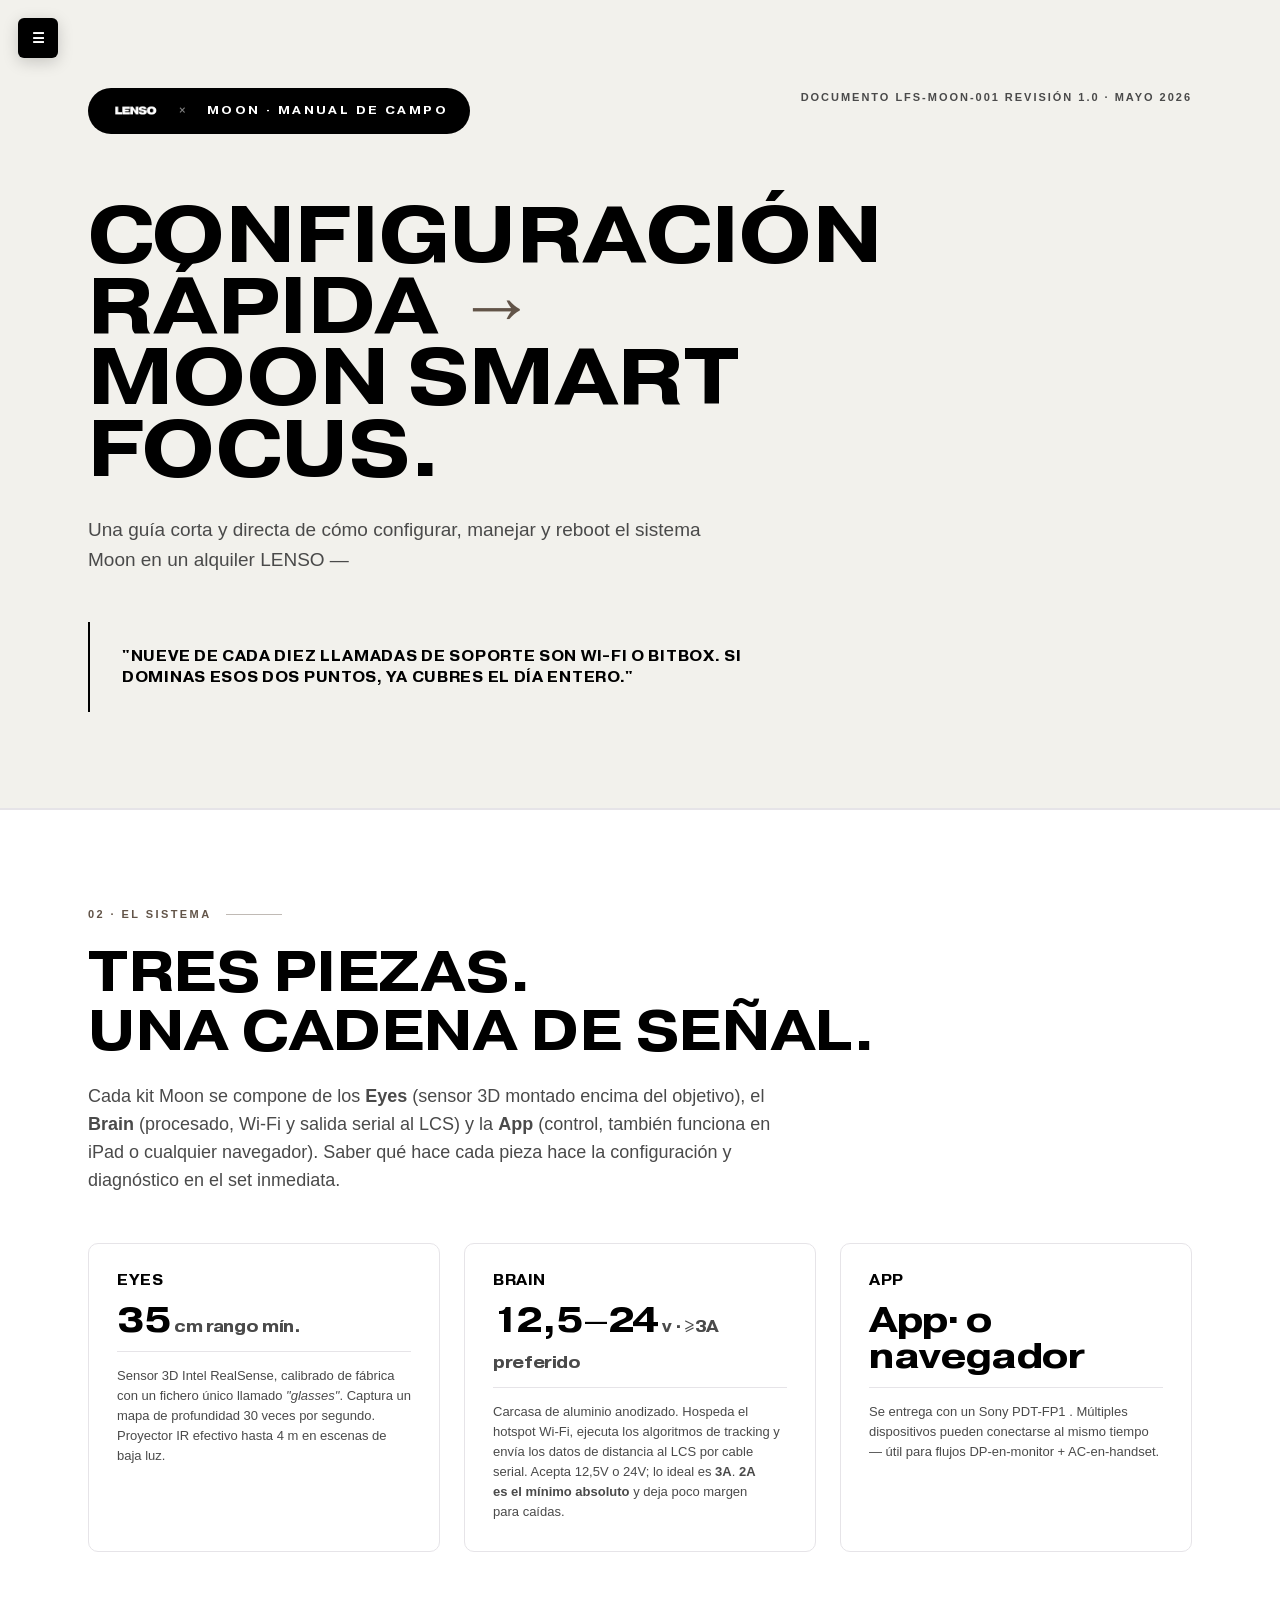
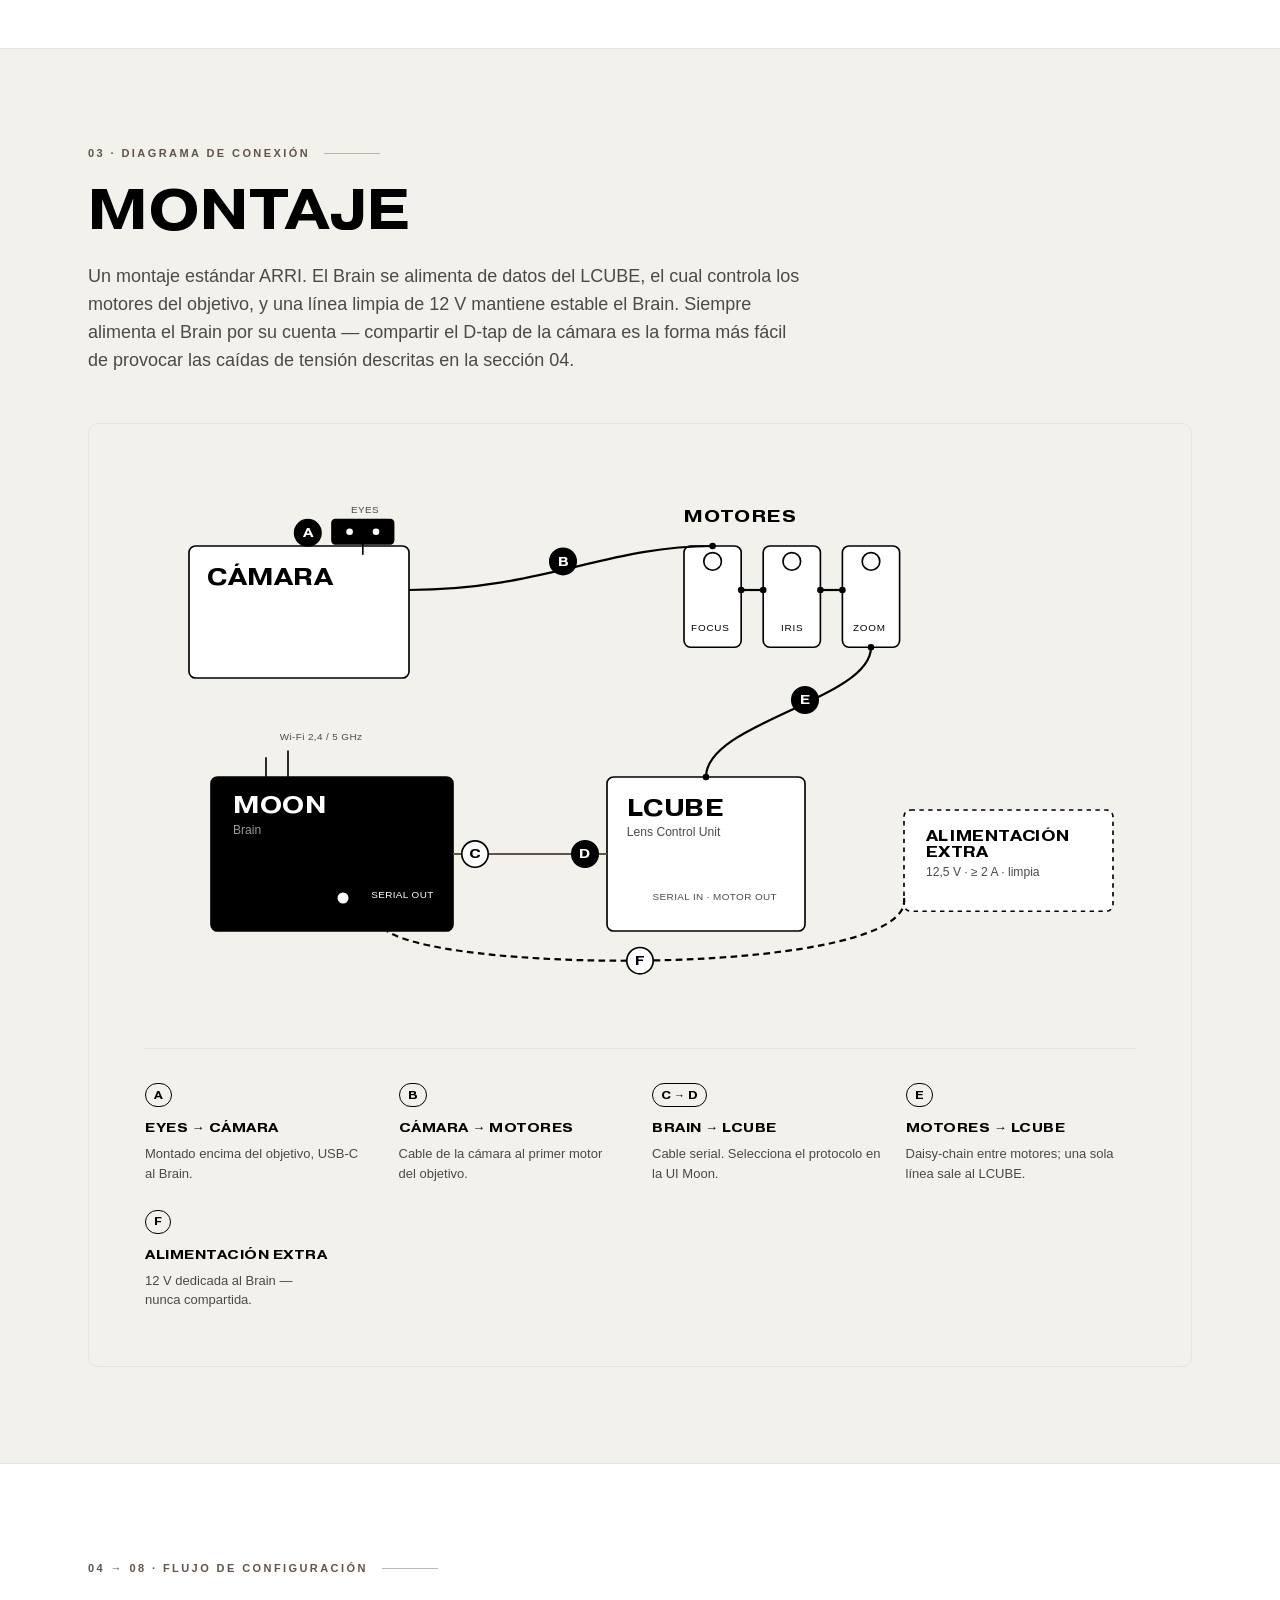
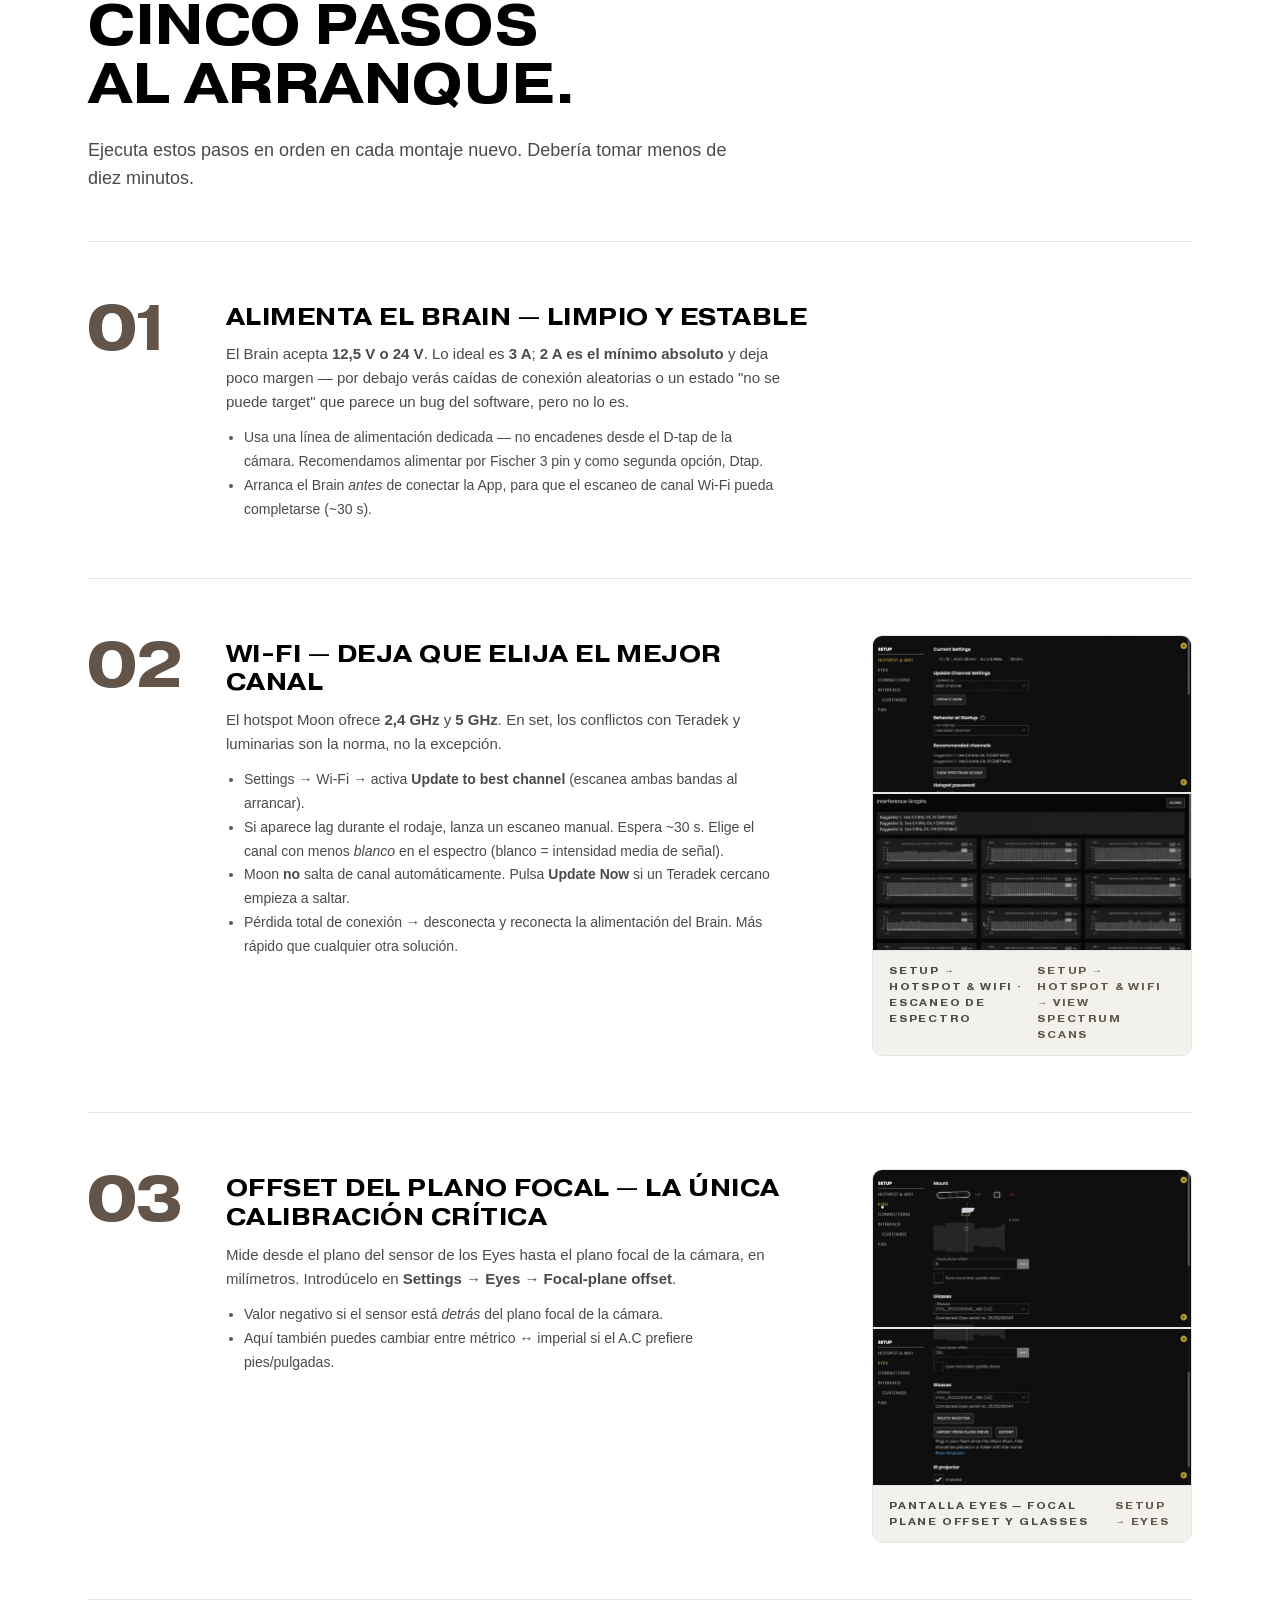
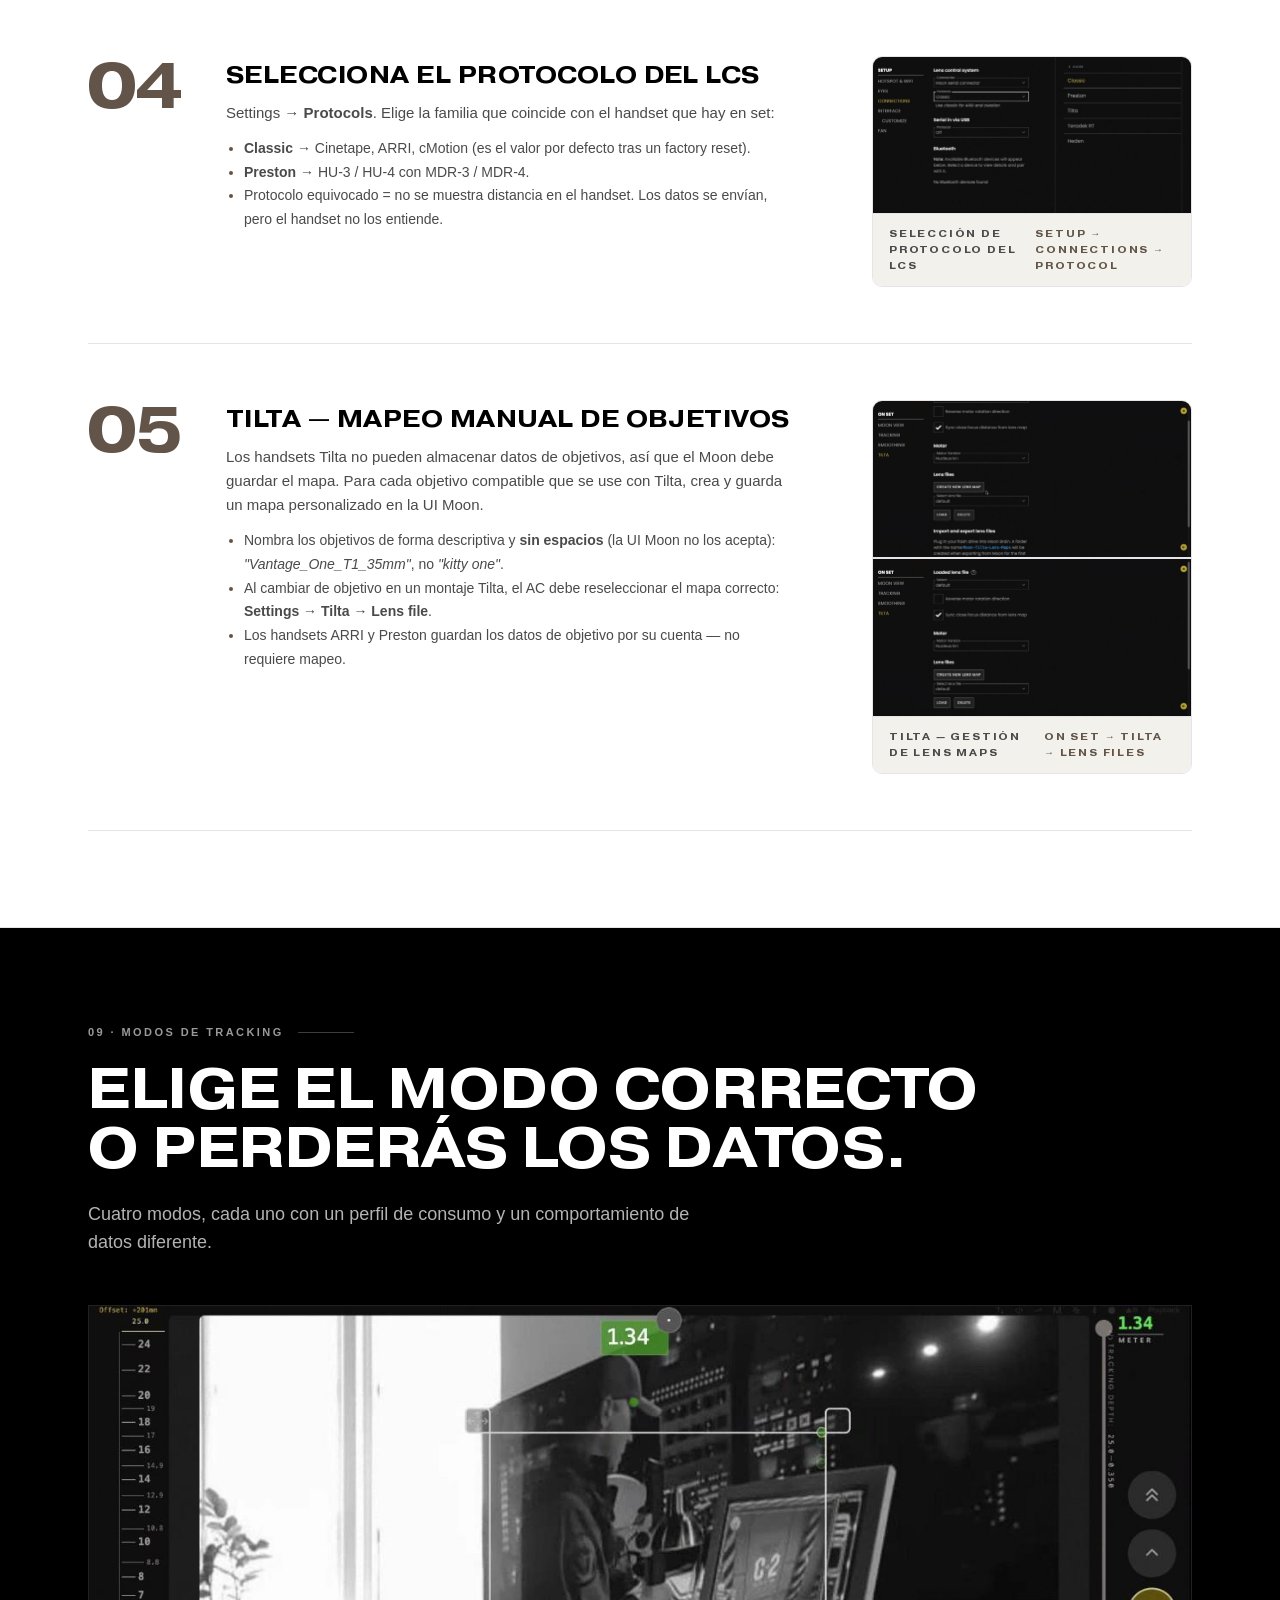
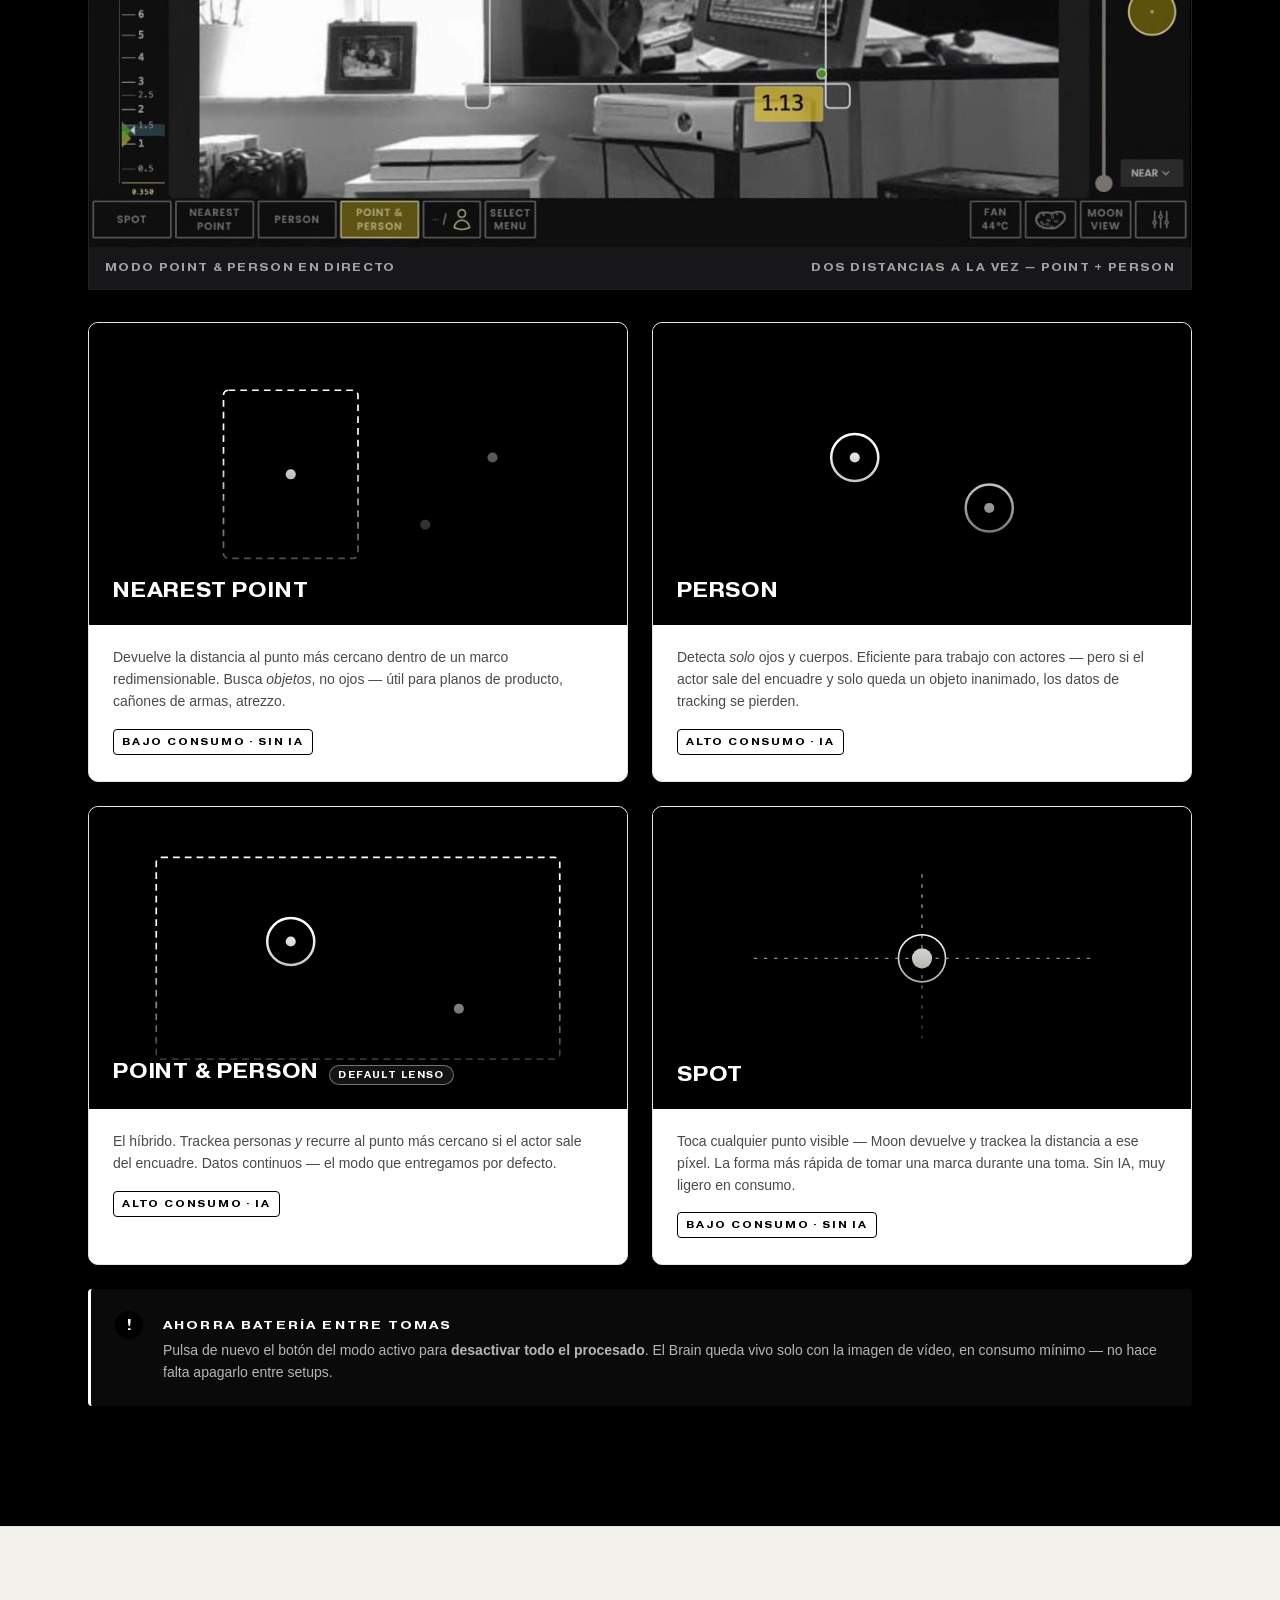
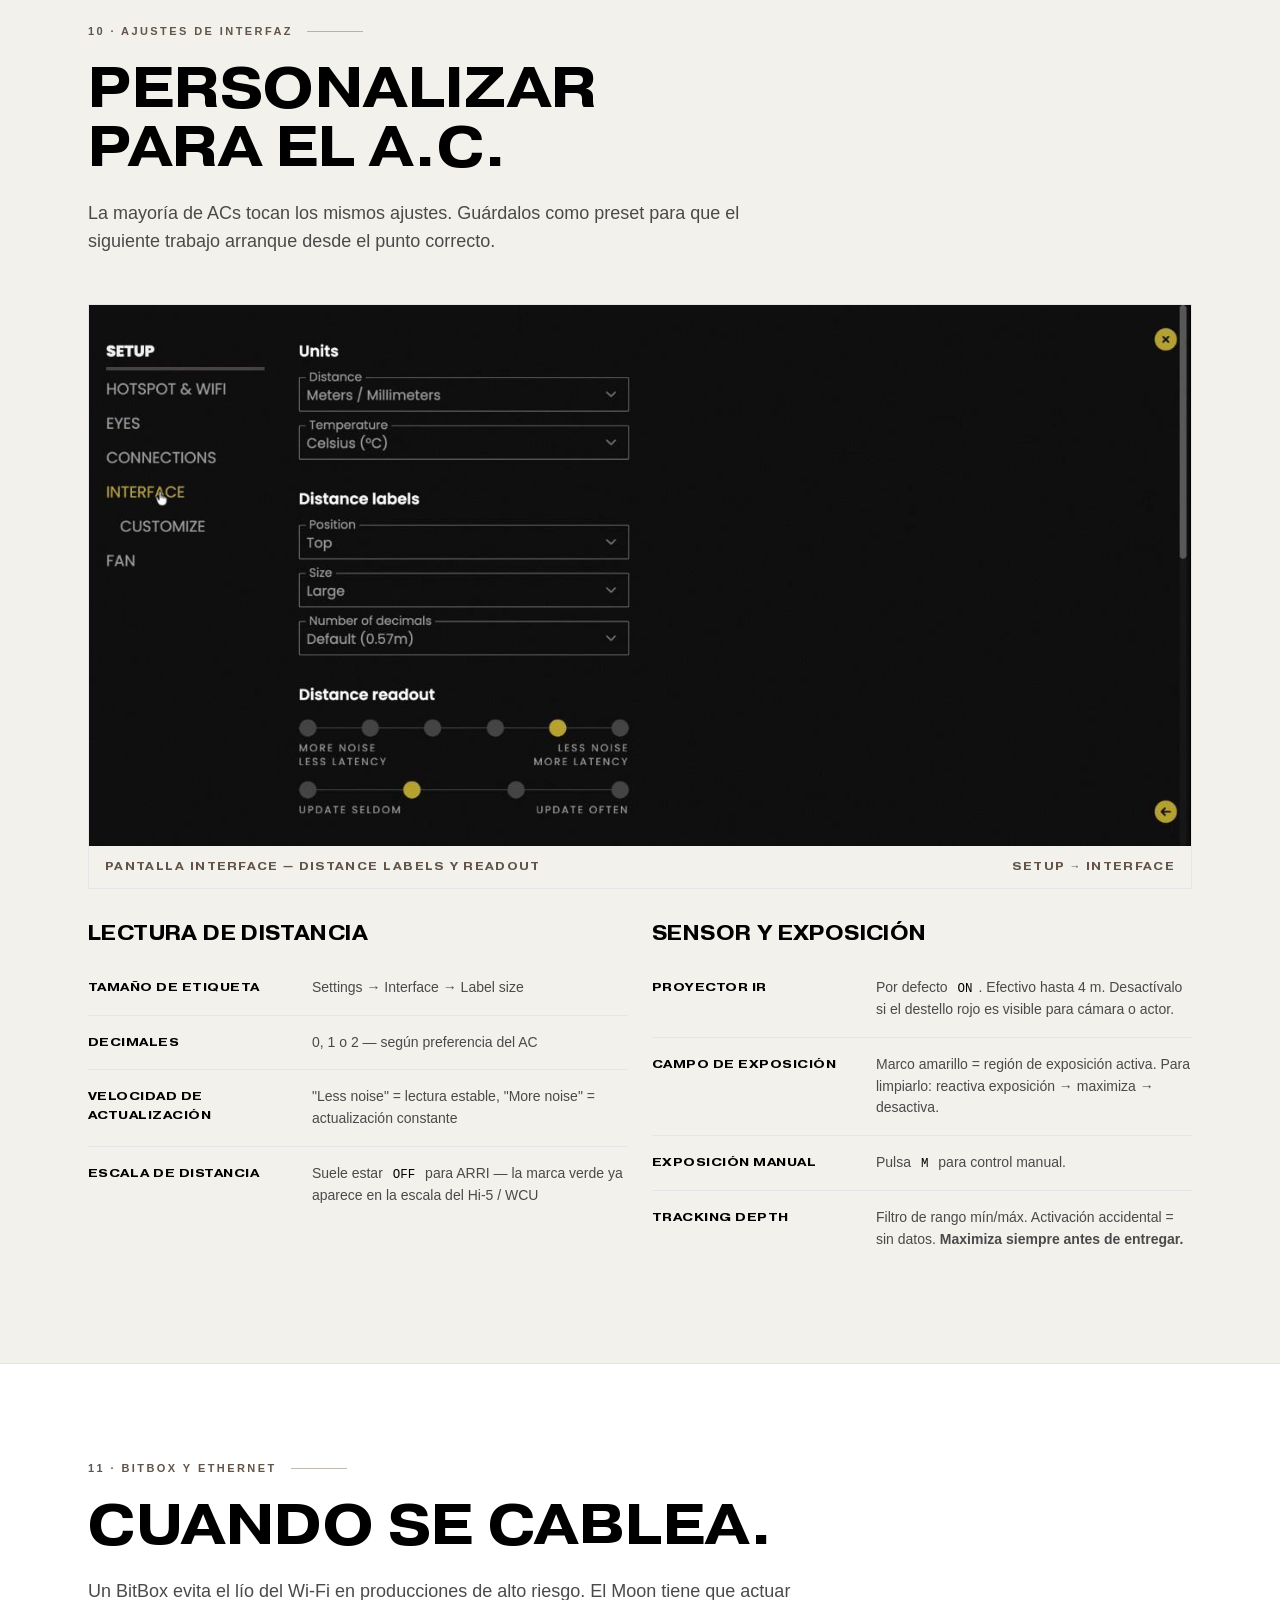
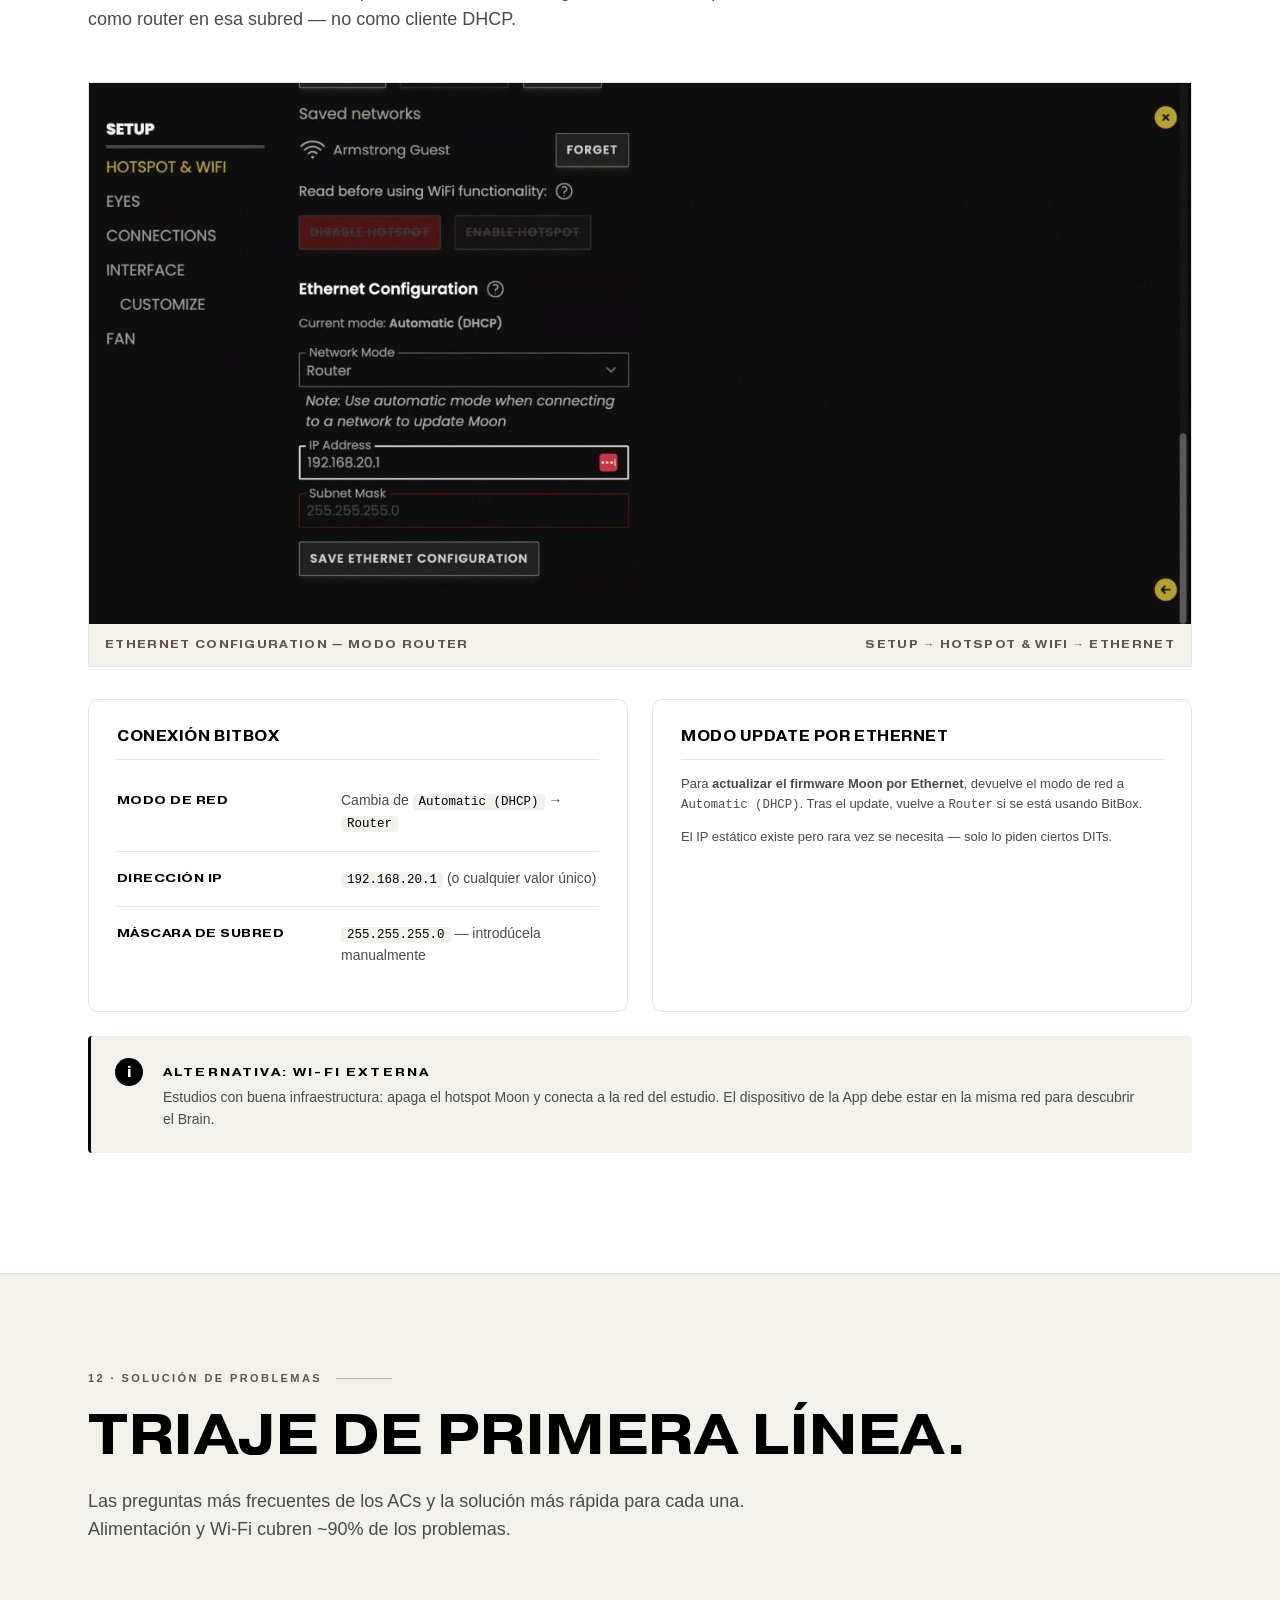
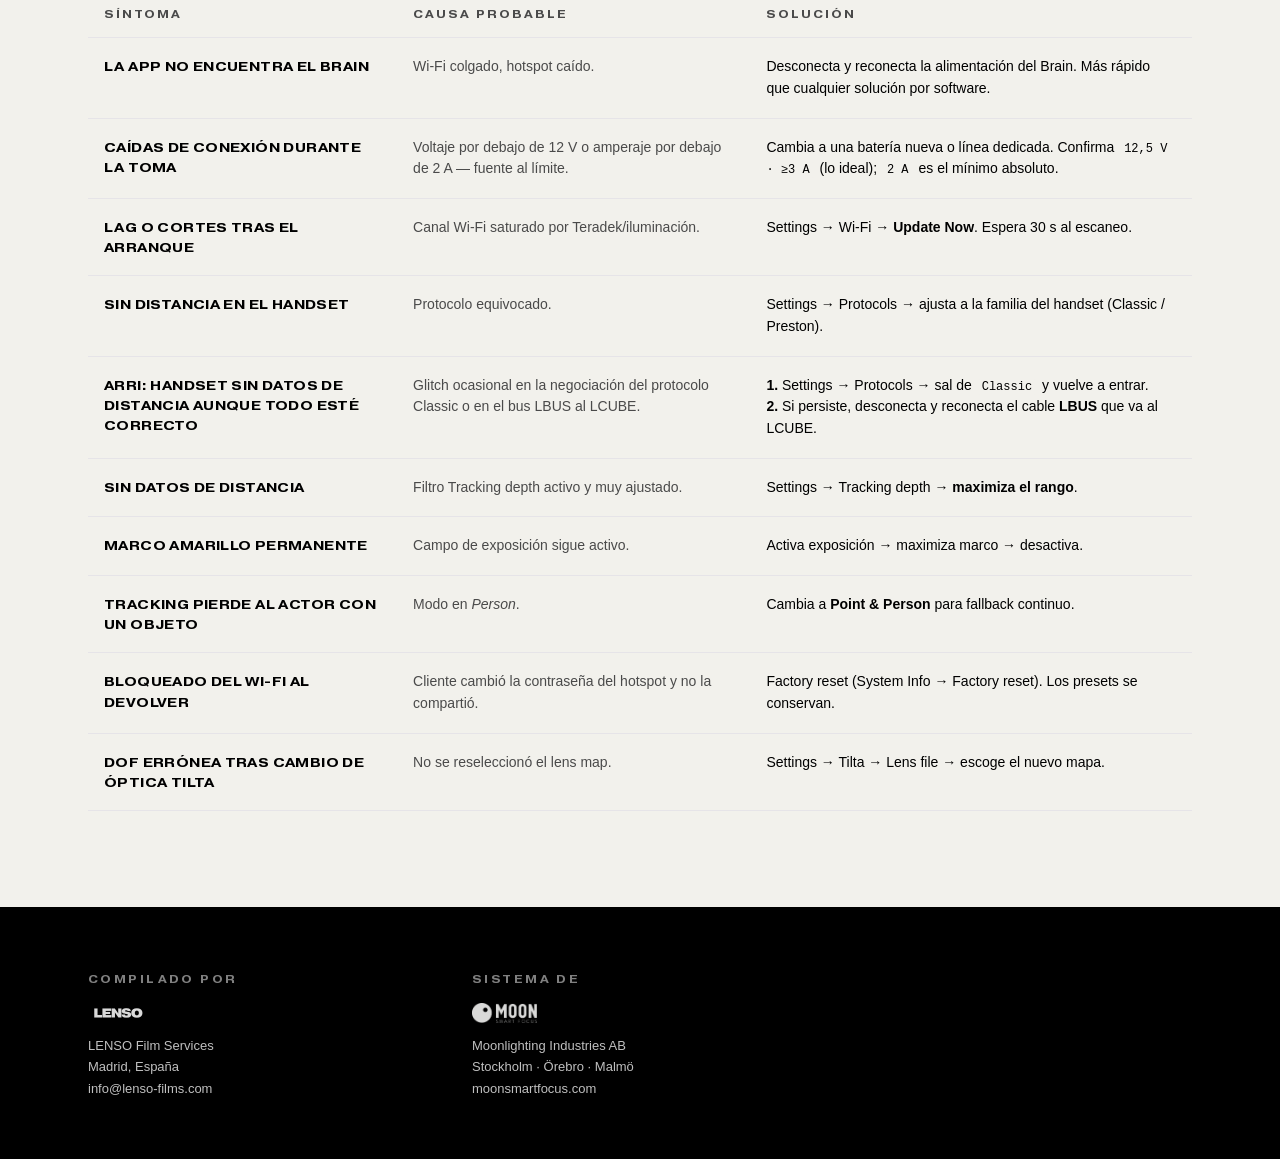
<file: index.html>
<!doctype html>
<html lang="es">
<head>
<meta charset="utf-8" />
<meta name="viewport" content="width=device-width, initial-scale=1" />
<title>Moon Smart Focus — Manual de Configuración Rápida · LENSO</title>
<link rel="stylesheet" href="manual.css" />
</head>
<body>

<!-- ============== MOBILE BAR ============== -->
<div class="mobile-bar">
  <div class="mobile-bar__brand">
    <img src="assets/lenso-logo.png" alt="LENSO" />
    <span class="x">×</span>
    <img src="assets/moon-logo.png" alt="MOON" />
    <span style="margin-left: 8px; opacity: 0.6;">Manual</span>
  </div>
  <button class="mobile-bar__toggle" id="navToggle">Índice</button>
</div>

<div class="shell">

  <!-- ============== SIDEBAR ============== -->
  <aside class="sidebar" id="sidebar">
    <button class="sidebar__collapse" id="sidebarCollapse" aria-label="Ocultar menú" title="Ocultar menú">‹</button>
    <div class="sidebar__brandlock">
      <div class="brand-row">
        <img src="assets/lenso-logo.png" alt="LENSO" />
        <span class="x">×</span>
        <img src="assets/moon-logo.png" alt="MOON" />
      </div>
      <div>
        <div class="sidebar__meta">Manual de Campo · v1.0</div>
        <div class="sidebar__title">Moon Smart Focus</div>
        <div class="sidebar__sub">Configuración rápida, ajustes y resolución de problemas para el equipo de LENSO.</div>
      </div>
      <div class="lang-toggle">
        <a href="index.html" class="is-active">ES</a>
        <a href="en/index.html">EN</a>
      </div>
    </div>

    <nav class="nav" id="nav">
      <div class="nav__group">Empezar</div>
      <a href="#overview"><span class="num">01</span>Introducción</a>
      <a href="#hardware"><span class="num">02</span>El sistema</a>
      <a href="#wiring"><span class="num">03</span>Diagrama de conexión</a>

      <div class="nav__group">Flujo de configuración</div>
      <a href="#power"><span class="num">04</span>Alimentación</a>
      <a href="#wifi"><span class="num">05</span>Wi-Fi y canal</a>
      <a href="#calibration"><span class="num">06</span>Calibración</a>
      <a href="#protocol"><span class="num">07</span>LCS y protocolo</a>
      <a href="#tilta"><span class="num">08</span>Mapeo Tilta</a>

      <div class="nav__group">En uso</div>
      <a href="#modes"><span class="num">09</span>Modos de tracking</a>
      <a href="#interface"><span class="num">10</span>Ajustes de interfaz</a>
      <a href="#bitbox"><span class="num">11</span>BitBox / Ethernet</a>

      <div class="nav__group">Servicio</div>
      <a href="#troubleshoot"><span class="num">12</span>Solución de problemas</a>
      <a href="#return" class="is-warehouse"><span class="num">13</span>Checklist de devolución</a>
    </nav>

    <div class="sidebar__actions">
      <button onclick="window.scrollTo({top:0, behavior:'smooth'})">↑ Inicio</button>
    </div>

    <div class="sidebar__footer">
      Compilado por LENSO Film Services<br/>
      desde la formación Moon, abr 2026.<br/>
      Madrid · España
    </div>
  </aside>

  <!-- ============== MAIN ============== -->
  <main class="main">

    <!-- HERO -->
    <section class="hero" id="overview">
      <div class="hero__top">
        <div class="hero__crest">
          <img src="assets/lenso-logo.png" alt="LENSO" />
          <span class="x">×</span>
          <span class="label">MOON · MANUAL DE CAMPO</span>
        </div>
        <div class="hero__meta">DOCUMENTO LFS-MOON-001
REVISIÓN 1.0 · MAYO 2026
</div>
      </div>

      <h1 class="hero__title" style="line-height: 0.9">CONFIGURACIÓN<br/>RÁPIDA <span class="accent">→</span><br/>MOON SMART<br/>FOCUS.</h1>
      <p class="hero__sub">Una guía corta y directa de cómo configurar, manejar y reboot el sistema Moon en un alquiler LENSO — </p>

      <div class="hero__quote">
        "Nueve de cada diez llamadas de soporte son Wi-Fi o BitBox. Si dominas esos dos puntos, ya cubres el día entero."
      </div>
    </section>

    <!-- THE SYSTEM -->
    <section class="band band--white" id="hardware">
      <div class="eyebrow">02 · El Sistema</div>
      <h2 class="section-h">Tres piezas.<br/>Una cadena de señal.</h2>
      <p class="lead">Cada kit Moon se compone de los <strong>Eyes</strong> (sensor 3D montado encima del objetivo), el <strong>Brain</strong> (procesado, Wi-Fi y salida serial al LCS) y la <strong>App</strong> (control, también funciona en iPad o cualquier navegador). Saber qué hace cada pieza hace la configuración y diagnóstico en el set inmediata.</p>

      <div class="grid-3">
        <div class="spec-card">
          <h4>Eyes</h4>
          <div class="key">35<small>cm rango mín.</small></div>
          <div class="divider"></div>
          <p>Sensor 3D Intel RealSense, calibrado de fábrica con un fichero único llamado <em>"glasses"</em>. Captura un mapa de profundidad 30 veces por segundo. Proyector IR efectivo hasta 4 m en escenas de baja luz.</p>
        </div>
        <div class="spec-card">
          <h4>Brain</h4>
          <div class="key">12,5–24<small>v · ≥3A preferido</small></div>
          <div class="divider"></div>
          <p>Carcasa de aluminio anodizado. Hospeda el hotspot Wi-Fi, ejecuta los algoritmos de tracking y envía los datos de distancia al LCS por cable serial. Acepta 12,5V o 24V; lo ideal es <strong>3A</strong>. <strong>2A es el mínimo absoluto</strong> y deja poco margen para caídas.</p>
        </div>
        <div class="spec-card">
          <h4>App</h4>
          <div class="key">App· o navegador</div>
          <div class="divider"></div>
          <p>Se entrega con un Sony PDT-FP1 . Múltiples dispositivos pueden conectarse al mismo tiempo — útil para flujos DP-en-monitor + AC-en-handset.</p>
        </div>
      </div>
    </section>

    <!-- WIRING DIAGRAM -->
    <section class="band band--cream" id="wiring">
      <div class="eyebrow">03 · Diagrama de Conexión</div>
      <h2 class="section-h">MONTAJE</h2>
      <p class="lead">Un montaje estándar ARRI. El Brain se alimenta de datos del LCUBE, el cual controla los motores del objetivo, y una línea limpia de 12 V mantiene estable el Brain. Siempre alimenta el Brain por su cuenta — compartir el D-tap de la cámara es la forma más fácil de provocar las caídas de tensión descritas en la sección 04.</p>

      <div class="diagram">
        <svg viewBox="0 0 900 480" xmlns="http://www.w3.org/2000/svg" fill="none" stroke="#000" stroke-width="1.5" class="wiring-svg" style="width: 697px">
          <!-- CAM block -->
          <rect x="40" y="60" width="200" height="120" rx="6" fill="#fff"/>
          <foreignObject x="56" y="76" width="170" height="90">
            <div xmlns="http://www.w3.org/1999/xhtml" class="svg-label svg-label--block">
              <h6>CÁMARA</h6>
              <p>
</p>
            </div>
          </foreignObject>
          <!-- Eyes mounted on cam -->
          <rect x="170" y="36" width="56" height="22" rx="3" fill="#000"/>
          <circle cx="186" cy="47" r="3" fill="#fff" stroke="none"/>
          <circle cx="210" cy="47" r="3" fill="#fff" stroke="none"/>
          <foreignObject x="170" y="20" width="60" height="14">
            <div xmlns="http://www.w3.org/1999/xhtml" class="svg-label svg-label--mini"><span>EYES</span></div>
          </foreignObject>
          <line x1="198" y1="58" x2="198" y2="68" stroke="#000"/>

          <!-- Motors (daisy-chained) -->
          <foreignObject x="490" y="20" width="200" height="22">
            <div xmlns="http://www.w3.org/1999/xhtml" class="svg-label svg-label--group"><span>MOTORES</span></div>
          </foreignObject>
          <g>
            <rect x="490" y="60" width="52" height="92" rx="6" fill="#fff"/>
            <circle cx="516" cy="74" r="8" fill="#fff"/>
            <foreignObject x="490" y="118" width="52" height="32">
              <div xmlns="http://www.w3.org/1999/xhtml" class="svg-label svg-label--motor"><span style="text-align: right">  FOCUS</span></div>
            </foreignObject>
            <circle cx="516" cy="60" r="3" fill="#000" stroke="none"/>
            <circle cx="542" cy="100" r="3" fill="#000" stroke="none"/>
          </g>
          <g>
            <rect x="562" y="60" width="52" height="92" rx="6" fill="#fff"/>
            <circle cx="588" cy="74" r="8" fill="#fff"/>
            <foreignObject x="562" y="118" width="52" height="32">
              <div xmlns="http://www.w3.org/1999/xhtml" class="svg-label svg-label--motor"><span>     IRIS</span></div>
            </foreignObject>
            <circle cx="562" cy="100" r="3" fill="#000" stroke="none"/>
            <circle cx="614" cy="100" r="3" fill="#000" stroke="none"/>
          </g>
          <g>
            <rect x="634" y="60" width="52" height="92" rx="6" fill="#fff"/>
            <circle cx="660" cy="74" r="8" fill="#fff"/>
            <foreignObject x="634" y="118" width="52" height="32">
              <div xmlns="http://www.w3.org/1999/xhtml" class="svg-label svg-label--motor"><span>   ZOOM</span></div>
            </foreignObject>
            <circle cx="634" cy="100" r="3" fill="#000" stroke="none"/>
            <circle cx="660" cy="152" r="3" fill="#000" stroke="none"/>
          </g>

          <!-- MOON brain block -->
          <rect x="60" y="270" width="220" height="140" rx="6" fill="#000"/>
          <foreignObject x="80" y="284" width="180" height="110">
            <div xmlns="http://www.w3.org/1999/xhtml" class="svg-label svg-label--block svg-label--inv">
              <h6>MOON</h6>
              <p>Brain</p>
            </div>
          </foreignObject>
          <circle cx="180" cy="380" r="5" fill="#fff" stroke="none"/>
          <foreignObject x="194" y="370" width="80" height="20">
            <div xmlns="http://www.w3.org/1999/xhtml" class="svg-label svg-label--mini svg-label--inv"><span>SERIAL OUT</span></div>
          </foreignObject>
          <line x1="110" y1="270" x2="110" y2="252" stroke="#000"/>
          <line x1="130" y1="270" x2="130" y2="246" stroke="#000"/>
          <foreignObject x="80" y="226" width="160" height="20">
            <div xmlns="http://www.w3.org/1999/xhtml" class="svg-label svg-label--mini"><span>Wi-Fi 2,4 / 5 GHz</span></div>
          </foreignObject>

          <!-- LCUBE block -->
          <rect x="420" y="270" width="180" height="140" rx="6" fill="#fff"/>
          <foreignObject x="438" y="286" width="150" height="110">
            <div xmlns="http://www.w3.org/1999/xhtml" class="svg-label svg-label--block">
              <h6>LCUBE</h6>
              <p>Lens Control Unit</p>
            </div>
          </foreignObject>
          <foreignObject x="438" y="372" width="160" height="18">
            <div xmlns="http://www.w3.org/1999/xhtml" class="svg-label svg-label--mini"><span>SERIAL IN · MOTOR OUT</span></div>
          </foreignObject>
          <circle cx="510" cy="270" r="3" fill="#000" stroke="none"/>

          <!-- Power -->
          <rect x="690" y="300" width="190" height="92" rx="6" fill="#fff" stroke-dasharray="4 4"/>
          <foreignObject x="710" y="316" width="160" height="68">
            <div xmlns="http://www.w3.org/1999/xhtml" class="svg-label svg-label--block">
              <h6 style="font-size: 14px">ALIMENTACIÓN<br/>EXTRA</h6>
              <p>12,5 V · ≥ 2 A · limpia</p>
            </div>
          </foreignObject>

          <!-- Connection lines (drawn BEFORE pin labels so labels sit on top) -->
          <!-- Brain → LCUBE (serial) -->
          <path d="M 280 340 L 420 340" stroke="#625448" stroke-width="2"/>
          <!-- Cámara → primer motor (FOCUS top port) -->
          <path d="M 240 100 C 360 100, 420 60, 516 60" stroke="#000" stroke-width="2"/>
          <!-- Daisy chain entre motores -->
          <path d="M 542 100 L 562 100" stroke="#000" stroke-width="2"/>
          <path d="M 614 100 L 634 100" stroke="#000" stroke-width="2"/>
          <!-- Último motor (ZOOM) → LCUBE -->
          <path d="M 660 152 C 660 200, 510 220, 510 270" stroke="#000" stroke-width="2"/>
          <!-- Power → Brain (curva inferior, fuera de bloques) -->
          <path d="M 690 380 C 700 450, 280 450, 220 410" stroke="#000" stroke-width="2" stroke-dasharray="6 4"/>

          <!-- Pin labels — colocados FUERA de los bloques y de las líneas -->
          <g class="pin-group">
            <!-- A: Eyes → Cámara (entre Eyes y Cámara, lado izquierdo) -->
            <circle cx="148" cy="48" r="12" fill="#000"/>
            <foreignObject x="136" y="36" width="24" height="24">
              <div xmlns="http://www.w3.org/1999/xhtml" class="svg-pin svg-pin--inv"><span>A</span></div>
            </foreignObject>
            <!-- B: Cámara → Motor (sobre el cable, en el medio del arco) -->
            <circle cx="380" cy="74" r="12" fill="#000"/>
            <foreignObject x="368" y="62" width="24" height="24">
              <div xmlns="http://www.w3.org/1999/xhtml" class="svg-pin svg-pin--inv"><span>B</span></div>
            </foreignObject>
            <!-- C: Brain serial-out (encima del bloque MOON, en la zona Wi-Fi) -->
            <circle cx="300" cy="340" r="12" fill="#fff" stroke="#000" stroke-width="1.5"/>
            <foreignObject x="288" y="328" width="24" height="24">
              <div xmlns="http://www.w3.org/1999/xhtml" class="svg-pin"><span>C</span></div>
            </foreignObject>
            <!-- D: LCUBE serial-in (entre línea Brain→LCUBE y el bloque LCUBE) -->
            <circle cx="400" cy="340" r="12" fill="#000"/>
            <foreignObject x="388" y="328" width="24" height="24">
              <div xmlns="http://www.w3.org/1999/xhtml" class="svg-pin svg-pin--inv"><span>D</span></div>
            </foreignObject>
            <!-- E: Motor → LCUBE (en el medio del cable que baja) -->
            <circle cx="600" cy="200" r="12" fill="#000"/>
            <foreignObject x="588" y="188" width="24" height="24">
              <div xmlns="http://www.w3.org/1999/xhtml" class="svg-pin svg-pin--inv"><span>E</span></div>
            </foreignObject>
            <!-- F: Power → Brain (en el medio del cable de alimentación, debajo) -->
            <circle cx="450" cy="437" r="12" fill="#fff" stroke="#000" stroke-width="1.5"/>
            <foreignObject x="438" y="425" width="24" height="24">
              <div xmlns="http://www.w3.org/1999/xhtml" class="svg-pin"><span>F</span></div>
            </foreignObject>
          </g>
        </svg>

        <div class="diagram__legend">
          <div class="legend-item">
            <span class="pin">A</span>
            <h5>Eyes → Cámara</h5>
            <p>Montado encima del objetivo, USB-C al Brain.</p>
          </div>
          <div class="legend-item">
            <span class="pin">B</span>
            <h5>Cámara → Motores</h5>
            <p>Cable de la cámara al primer motor del objetivo.</p>
          </div>
          <div class="legend-item">
            <span class="pin">C → D</span>
            <h5>Brain → LCUBE</h5>
            <p>Cable serial. Selecciona el protocolo en la UI Moon.</p>
          </div>
          <div class="legend-item">
            <span class="pin">E</span>
            <h5>Motores → LCUBE</h5>
            <p>Daisy-chain entre motores; una sola línea sale al LCUBE.</p>
          </div>
          <div class="legend-item">
            <span class="pin">F</span>
            <h5>Alimentación extra</h5>
            <p>12 V dedicada al Brain — nunca compartida.</p>
          </div>
        </div>
      </div>
    </section>

    <!-- SETUP STEPS -->
    <section class="band band--white" id="power">
      <div class="eyebrow">04 → 08 · Flujo de Configuración</div>
      <h2 class="section-h">CINCO PASOS AL ARRANQUE.</h2>
      <p class="lead">Ejecuta estos pasos en orden en cada montaje nuevo. Debería tomar menos de diez minutos.</p>

      <div class="steps">

        <!-- STEP 1 -->
        <div class="step">
          <div class="step__num">01</div>
          <div class="step__body">
            <h3>Alimenta el Brain — limpio y estable</h3>
            <p>El Brain acepta <strong>12,5 V o 24 V</strong>. Lo ideal es <strong>3 A</strong>; <strong>2 A es el mínimo absoluto</strong> y deja poco margen — por debajo verás caídas de conexión aleatorias o un estado "no se puede target" que parece un bug del software, pero no lo es.</p>
            <ul>
              <li>Usa una línea de alimentación dedicada — no encadenes desde el D-tap de la cámara. Recomendamos alimentar por Fischer 3 pin y como segunda opción, Dtap.</li>
              <li>Arranca el Brain <em>antes</em> de conectar la App, para que el escaneo de canal Wi-Fi pueda completarse (~30 s).</li>
            </ul>
          </div>
        </div>

        <!-- STEP 2 WIFI -->
        <div class="step" id="wifi">
          <div class="step__num">02</div>
          <div class="step__body">
            <h3>Wi-Fi — deja que elija el mejor canal</h3>
            <p>El hotspot Moon ofrece <strong>2,4 GHz</strong> y <strong>5 GHz</strong>. En set, los conflictos con Teradek y luminarias son la norma, no la excepción.</p>
            <ul>
              <li>Settings → Wi-Fi → activa <strong>Update to best channel</strong> (escanea ambas bandas al arrancar).</li>
              <li>Si aparece lag durante el rodaje, lanza un escaneo manual. Espera ~30 s. Elige el canal con menos <em>blanco</em> en el espectro (blanco = intensidad media de señal).</li>
              <li>Moon <strong>no</strong> salta de canal automáticamente. Pulsa <strong>Update Now</strong> si un Teradek cercano empieza a saltar.</li>
              <li>Pérdida total de conexión → desconecta y reconecta la alimentación del Brain. Más rápido que cualquier otra solución.</li>
            </ul>
          </div>
          <div class="screen">
            <img src="assets/moon-p03-1.png" alt="Pantalla Hotspot &amp; WiFi de Moon: Update to best channel, Behavior at Startup, canales recomendados" />
            <img src="assets/moon-p03-2.png" alt="Gráficos de interferencia del escaneo de espectro Wi-Fi" />
            <div class="screen__caption">
              <span>Setup → Hotspot &amp; WiFi · escaneo de espectro</span>
              <span class="ruta">Setup → Hotspot &amp; WiFi → View Spectrum Scans</span>
            </div>
          </div>
        </div>

        <!-- STEP 3 CALIBRATION -->
        <div class="step" id="calibration">
          <div class="step__num">03</div>
          <div class="step__body">
            <h3>Offset del plano focal — la única calibración crítica</h3>
            <p>Mide desde el plano del sensor de los Eyes hasta el plano focal de la cámara, en milímetros. Introdúcelo en <strong>Settings → Eyes → Focal-plane offset</strong>.</p>
            <ul>
              <li>Valor negativo si el sensor está <em>detrás</em> del plano focal de la cámara.</li>
              <li>Aquí también puedes cambiar entre métrico ↔ imperial si el A.C prefiere pies/pulgadas.</li>
            </ul>
          </div>
          <div class="screen">
            <img src="assets/moon-p10-1.png" alt="Pantalla Eyes en Moon: Mount, Focal plane offset, Glasses file" />
            <img src="assets/moon-p10-2.png" alt="Sección Glasses con import desde flash drive y opción IR projector" />
            <div class="screen__caption">
              <span>Pantalla Eyes — focal plane offset y glasses</span>
              <span class="ruta">Setup → Eyes</span>
            </div>
          </div>
        </div>

        <!-- STEP 4 PROTOCOL -->
        <div class="step" id="protocol">
          <div class="step__num">04</div>
          <div class="step__body">
            <h3>Selecciona el protocolo del LCS</h3>
            <p>Settings → <strong>Protocols</strong>. Elige la familia que coincide con el handset que hay en set:</p>
            <ul>
              <li><strong>Classic</strong> → Cinetape, ARRI, cMotion (es el valor por defecto tras un factory reset).</li>
              <li><strong>Preston</strong> → HU-3 / HU-4 con MDR-3 / MDR-4.</li>
              <li>Protocolo equivocado = no se muestra distancia en el handset. Los datos se envían, pero el handset no los entiende.</li>
            </ul>
          </div>
          <div class="screen">
            <img src="assets/moon-p11-1.png" alt="Pantalla Connections en Moon: Lens control system con conector y protocolo (Classic, Preston, Tilta, Teradek RT, Heden)" />
            <div class="screen__caption">
              <span>Selección de protocolo del LCS</span>
              <span class="ruta">Setup → Connections → Protocol</span>
            </div>
          </div>
        </div>

        <!-- STEP 5 TILTA -->
        <div class="step" id="tilta">
          <div class="step__num">05</div>
          <div class="step__body">
            <h3>Tilta — mapeo manual de objetivos</h3>
            <p>Los handsets Tilta no pueden almacenar datos de objetivos, así que el Moon debe guardar el mapa. Para cada objetivo compatible que se use con Tilta, crea y guarda un mapa personalizado en la UI Moon.</p>
            <ul>
              <li>Nombra los objetivos de forma descriptiva y <strong>sin espacios</strong> (la UI Moon no los acepta): <em>"Vantage_One_T1_35mm"</em>, no <em>"kitty one"</em>.</li>
              <li>Al cambiar de objetivo en un montaje Tilta, el AC debe reseleccionar el mapa correcto: <strong>Settings → Tilta → Lens file</strong>.</li>
              <li>Los handsets ARRI y Preston guardan los datos de objetivo por su cuenta — no requiere mapeo.</li>
            </ul>
          </div>
          <div class="screen">
            <img src="assets/moon-p12-1.png" alt="Pantalla Tilta en Moon: Motor version, Lens files, Create / Load / Delete lens map" />
            <img src="assets/moon-p13-1.png" alt="Vista detalle de Loaded lens file con Reverse motor rotation y Sync close focus distance" />
            <div class="screen__caption">
              <span>Tilta — gestión de lens maps</span>
              <span class="ruta">On Set → Tilta → Lens files</span>
            </div>
          </div>
        </div>

      </div>
    </section>

    <!-- TRACKING MODES -->
    <section class="band band--black" id="modes">
      <div class="eyebrow">09 · Modos de Tracking</div>
      <h2 class="section-h">Elige el modo correcto<br/>o perderás los datos.</h2>
      <p class="lead">Cuatro modos, cada uno con un perfil de consumo y un comportamiento de datos diferente.</p>

      <figure style="margin: 0 0 32px; border: 1px solid rgba(255,255,255,0.08); background: #0E0E10;">
        <img src="assets/moon-p15-1.png" alt="Vista en directo de Moon en modo Point &amp; Person: dos boxes de tracking superpuestos a la imagen mostrando distancias 1.34 m (point) y 1.13 m (person), Tracking depth 25.0 / 0.350" style="width: 100%; display: block;" />
        <figcaption style="padding: 12px 16px; font-family: var(--font-heading); font-weight: 700; text-transform: uppercase; letter-spacing: 0.12em; font-size: 11px; color: rgba(255,255,255,0.6); background: rgba(255,255,255,0.04); display: flex; justify-content: space-between; gap: 12px; flex-wrap: wrap;"><span>Modo Point &amp; Person en directo</span><span>Dos distancias a la vez — Point + Person</span></figcaption>
      </figure>

      <div class="grid-2" style="gap: 24px;">

        <div class="mode-card">
          <div class="mode-card__top">
            <svg viewBox="0 0 320 180">
              <rect width="320" height="180" fill="#000"/>
              <rect x="80" y="40" width="80" height="100" rx="3" stroke="#fff" stroke-width="1" fill="none" stroke-dasharray="4 3"/>
              <circle cx="120" cy="90" r="3" fill="#F2F1EC"/>
              <circle cx="200" cy="120" r="3" fill="#F2F1EC" opacity="0.4"/>
              <circle cx="240" cy="80" r="3" fill="#F2F1EC" opacity="0.4"/>
            </svg>
            <h4>Nearest Point</h4>
          </div>
          <div class="mode-card__body">
            <p>Devuelve la distancia al punto más cercano dentro de un marco redimensionable. Busca <em>objetos</em>, no ojos — útil para planos de producto, cañones de armas, atrezzo.</p>
            <span class="tag">Bajo consumo · sin IA</span>
          </div>
        </div>

        <div class="mode-card">
          <div class="mode-card__top">
            <svg viewBox="0 0 320 180">
              <rect width="320" height="180" fill="#000"/>
              <circle cx="120" cy="80" r="14" fill="none" stroke="#fff" stroke-width="1.5"/>
              <circle cx="120" cy="80" r="3" fill="#F2F1EC"/>
              <circle cx="200" cy="110" r="14" fill="none" stroke="#fff" stroke-width="1.5"/>
              <circle cx="200" cy="110" r="3" fill="#F2F1EC"/>
            </svg>
            <h4>Person</h4>
          </div>
          <div class="mode-card__body">
            <p>Detecta <em>solo</em> ojos y cuerpos. Eficiente para trabajo con actores — pero si el actor sale del encuadre y solo queda un objeto inanimado, los datos de tracking se pierden.</p>
            <span class="tag">Alto consumo · IA</span>
          </div>
        </div>

        <div class="mode-card">
          <div class="mode-card__top">
            <svg viewBox="0 0 320 180">
              <rect width="320" height="180" fill="#000"/>
              <rect x="40" y="30" width="240" height="120" rx="3" stroke="#fff" stroke-width="1" stroke-dasharray="4 3" fill="none"/>
              <circle cx="120" cy="80" r="14" fill="none" stroke="#fff" stroke-width="1.5"/>
              <circle cx="120" cy="80" r="3" fill="#F2F1EC"/>
              <circle cx="220" cy="120" r="3" fill="#F2F1EC"/>
            </svg>
            <h4>Point &amp; Person <span class="reco-tag">DEFAULT LENSO</span></h4>
          </div>
          <div class="mode-card__body">
            <p>El híbrido. Trackea personas <em>y</em> recurre al punto más cercano si el actor sale del encuadre. Datos continuos — el modo que entregamos por defecto.</p>
            <span class="tag">Alto consumo · IA</span>
          </div>
        </div>

        <div class="mode-card">
          <div class="mode-card__top">
            <svg viewBox="0 0 320 180">
              <rect width="320" height="180" fill="#000"/>
              <line x1="160" y1="40" x2="160" y2="140" stroke="#fff" stroke-width="0.5" stroke-dasharray="2 4"/>
              <line x1="60" y1="90" x2="260" y2="90" stroke="#fff" stroke-width="0.5" stroke-dasharray="2 4"/>
              <circle cx="160" cy="90" r="6" fill="#F2F1EC"/>
              <circle cx="160" cy="90" r="14" fill="none" stroke="#fff"/>
            </svg>
            <h4>Spot</h4>
          </div>
          <div class="mode-card__body">
            <p>Toca cualquier punto visible — Moon devuelve y trackea la distancia a ese píxel. La forma más rápida de tomar una marca durante una toma. Sin IA, muy ligero en consumo.</p>
            <span class="tag">Bajo consumo · sin IA</span>
          </div>
        </div>

      </div>

      <div class="callout">
        <div class="callout__icon">!</div>
        <div class="callout__body">
          <h5>Ahorra batería entre tomas</h5>
          <p>Pulsa de nuevo el botón del modo activo para <strong>desactivar todo el procesado</strong>. El Brain queda vivo solo con la imagen de vídeo, en consumo mínimo — no hace falta apagarlo entre setups.</p>
        </div>
      </div>
    </section>

    <!-- INTERFACE -->
    <section class="band band--cream" id="interface">
      <div class="eyebrow">10 · Ajustes de Interfaz</div>
      <h2 class="section-h">PERSONALIZAR PARA EL A.C.</h2>
      <p class="lead">La mayoría de ACs tocan los mismos ajustes. Guárdalos como preset para que el siguiente trabajo arranque desde el punto correcto.</p>

      <figure style="margin: 0 0 32px; border: 1px solid var(--color-lavender); background: #0E0E10;">
        <img src="assets/moon-p11-2.png" alt="Pantalla Interface en Moon: Units, Distance labels (position, size, decimals) y Distance readout" style="width: 100%; display: block;" />
        <figcaption style="padding: 12px 16px; font-family: var(--font-heading); font-weight: 700; text-transform: uppercase; letter-spacing: 0.12em; font-size: 11px; color: var(--color-espresso); background: var(--color-cream); display: flex; justify-content: space-between; gap: 12px; flex-wrap: wrap;"><span>Pantalla Interface — Distance labels y readout</span><span>Setup → Interface</span></figcaption>
      </figure>

      <div class="grid-2">
        <div>
          <h3 style="font-size: 20px; letter-spacing: 0.02em; text-transform: uppercase; margin: 0 0 16px;">Lectura de distancia</h3>
          <dl style="margin: 0;">
            <div class="kv"><dt>Tamaño de etiqueta</dt><dd>Settings → Interface → Label size</dd></div>
            <div class="kv"><dt>Decimales</dt><dd>0, 1 o 2 — según preferencia del AC</dd></div>
            <div class="kv"><dt>Velocidad de actualización</dt><dd>"Less noise" = lectura estable, "More noise" = actualización constante</dd></div>
            <div class="kv"><dt>Escala de distancia</dt><dd>Suele estar <code>OFF</code> para ARRI — la marca verde ya aparece en la escala del Hi-5 / WCU</dd></div>
          </dl>
        </div>
        <div>
          <h3 style="font-size: 20px; letter-spacing: 0.02em; text-transform: uppercase; margin: 0 0 16px;">Sensor y exposición</h3>
          <dl style="margin: 0;">
            <div class="kv"><dt>Proyector IR</dt><dd>Por defecto <code>ON</code>. Efectivo hasta 4 m. Desactívalo si el destello rojo es visible para cámara o actor.</dd></div>
            <div class="kv"><dt>Campo de exposición</dt><dd>Marco amarillo = región de exposición activa. Para limpiarlo: reactiva exposición → maximiza → desactiva.</dd></div>
            <div class="kv"><dt>Exposición manual</dt><dd>Pulsa <code>M</code> para control manual.</dd></div>
            <div class="kv"><dt>Tracking depth</dt><dd>Filtro de rango mín/máx. Activación accidental = sin datos. <strong>Maximiza siempre antes de entregar.</strong></dd></div>
          </dl>
        </div>
      </div>

    </section>

    <!-- BITBOX / ETHERNET -->
    <section class="band band--white" id="bitbox">
      <div class="eyebrow">11 · BitBox y Ethernet</div>
      <h2 class="section-h">Cuando se cablea.</h2>
      <p class="lead">Un BitBox evita el lío del Wi-Fi en producciones de alto riesgo. El Moon tiene que actuar como router en esa subred — no como cliente DHCP.</p>

      <figure style="margin: 0 0 32px; border: 1px solid var(--color-lavender); background: #0E0E10;">
        <img src="assets/moon-p06-1.png" alt="Ethernet Configuration en Moon: Network Mode Router, IP Address 192.168.20.1, Subnet Mask 255.255.255.0" style="width: 100%; display: block;" />
        <figcaption style="padding: 12px 16px; font-family: var(--font-heading); font-weight: 700; text-transform: uppercase; letter-spacing: 0.12em; font-size: 11px; color: var(--color-espresso); background: var(--color-cream); display: flex; justify-content: space-between; gap: 12px; flex-wrap: wrap;"><span>Ethernet Configuration — modo Router</span><span>Setup → Hotspot &amp; WiFi → Ethernet</span></figcaption>
      </figure>

      <div class="grid-2">
        <div class="spec-card">
          <h4>Conexión BitBox</h4>
          <div class="divider"></div>
          <dl style="margin: 0;">
            <div class="kv"><dt>Modo de red</dt><dd>Cambia de <code>Automatic (DHCP)</code> → <code>Router</code></dd></div>
            <div class="kv"><dt>Dirección IP</dt><dd><code>192.168.20.1</code> (o cualquier valor único)</dd></div>
            <div class="kv"><dt>Máscara de subred</dt><dd><code>255.255.255.0</code> — introdúcela manualmente</dd></div>
          </dl>
        </div>
        <div class="spec-card">
          <h4>Modo update por Ethernet</h4>
          <div class="divider"></div>
          <p>Para <strong>actualizar el firmware Moon por Ethernet</strong>, devuelve el modo de red a <code>Automatic (DHCP)</code>. Tras el update, vuelve a <code>Router</code> si se está usando BitBox.</p>
          <p style="margin-top:12px;">El IP estático existe pero rara vez se necesita — solo lo piden ciertos DITs.</p>
        </div>
      </div>

      <div class="callout">
        <div class="callout__icon">i</div>
        <div class="callout__body">
          <h5>Alternativa: Wi-Fi externa</h5>
          <p>Estudios con buena infraestructura: apaga el hotspot Moon y conecta a la red del estudio. El dispositivo de la App debe estar en la misma red para descubrir el Brain.</p>
        </div>
      </div>
    </section>

    <!-- TROUBLESHOOTING -->
    <section class="band band--cream" id="troubleshoot">
      <div class="eyebrow">12 · Solución de Problemas</div>
      <h2 class="section-h">Triaje de primera línea.</h2>
      <p class="lead">Las preguntas más frecuentes de los ACs y la solución más rápida para cada una. Alimentación y Wi-Fi cubren ~90% de los problemas.</p>

      <div class="tbl-wrap">
      <table class="tbl">
        <thead>
          <tr>
            <th>Síntoma</th>
            <th>Causa probable</th>
            <th>Solución</th>
          </tr>
        </thead>
        <tbody>
          <tr>
            <td class="symptom">La App no encuentra el Brain</td>
            <td class="cause">Wi-Fi colgado, hotspot caído.</td>
            <td class="fix">Desconecta y reconecta la alimentación del Brain. Más rápido que cualquier solución por software.</td>
          </tr>
          <tr>
            <td class="symptom">Caídas de conexión durante la toma</td>
            <td class="cause">Voltaje por debajo de 12 V o amperaje por debajo de 2 A — fuente al límite.</td>
            <td class="fix">Cambia a una batería nueva o línea dedicada. Confirma <code>12,5 V · ≥3 A</code> (lo ideal); <code>2 A</code> es el mínimo absoluto.</td>
          </tr>
          <tr>
            <td class="symptom">Lag o cortes tras el arranque</td>
            <td class="cause">Canal Wi-Fi saturado por Teradek/iluminación.</td>
            <td class="fix">Settings → Wi-Fi → <strong>Update Now</strong>. Espera 30 s al escaneo.</td>
          </tr>
          <tr>
            <td class="symptom">Sin distancia en el handset</td>
            <td class="cause">Protocolo equivocado.</td>
            <td class="fix">Settings → Protocols → ajusta a la familia del handset (Classic / Preston).</td>
          </tr>
          <tr>
            <td class="symptom">ARRI: handset sin datos de distancia aunque todo esté correcto</td>
            <td class="cause">Glitch ocasional en la negociación del protocolo Classic o en el bus LBUS al LCUBE.</td>
            <td class="fix"><strong>1.</strong> Settings → Protocols → sal de <code>Classic</code> y vuelve a entrar.<br/><strong>2.</strong> Si persiste, desconecta y reconecta el cable <strong>LBUS</strong> que va al LCUBE.</td>
          </tr>
          <tr>
            <td class="symptom">Sin datos de distancia</td>
            <td class="cause">Filtro Tracking depth activo y muy ajustado.</td>
            <td class="fix">Settings → Tracking depth → <strong>maximiza el rango</strong>.</td>
          </tr>
          <tr>
            <td class="symptom">Marco amarillo permanente</td>
            <td class="cause">Campo de exposición sigue activo.</td>
            <td class="fix">Activa exposición → maximiza marco → desactiva.</td>
          </tr>
          <tr>
            <td class="symptom">Tracking pierde al actor con un objeto</td>
            <td class="cause">Modo en <em>Person</em>.</td>
            <td class="fix">Cambia a <strong>Point &amp; Person</strong> para fallback continuo.</td>
          </tr>
          <tr>
            <td class="symptom">Bloqueado del Wi-Fi al devolver</td>
            <td class="cause">Cliente cambió la contraseña del hotspot y no la compartió.</td>
            <td class="fix">Factory reset (System Info → Factory reset). Los presets se conservan.</td>
          </tr>
          <tr>
            <td class="symptom">DoF errónea tras cambio de óptica Tilta</td>
            <td class="cause">No se reseleccionó el lens map.</td>
            <td class="fix">Settings → Tilta → Lens file → escoge el nuevo mapa.</td>
          </tr>
        </tbody>
      </table>
      </div>
    </section>

    <!-- RETURN CHECKLIST · warehouse-only -->
    <section class="band band--white is-warehouse" id="return">
      <div class="eyebrow">13 · Checklist de Devolución</div>
      <h2 class="section-h">Antes de volver a la estantería.</h2>
      <p class="lead">Pasa por todos los puntos. Toca cada fila para marcarla como hecha — se guarda en este navegador. Evita que el siguiente AC empiece con los ajustes de otra producción.</p>

      <div class="checklist" id="checklist">
        <!-- Items rendered by JS -->
      </div>

      <div class="callout callout--warn" style="margin-top: 32px;">
        <div class="callout__icon">!</div>
        <div class="callout__body">
          <h5>País de operación — nota legal</h5>
          <p>Algunos clientes cambian el país (US, AU, JP) para sortear los límites de potencia EU. Esto es ilegal operarlo en España. <strong>Resetea siempre al país de origen al devolver</strong> — la responsabilidad recae sobre LENSO.</p>
        </div>
      </div>
    </section>

    <!-- COLOPHON -->
    <footer class="colophon">
      <div>
        <h6>Compilado por</h6>
        <img src="assets/lenso-logo.png" alt="LENSO" />
        <p style="margin-top: 12px;">LENSO Film Services<br/>Madrid, España<br/>info@lenso-films.com</p>
      </div>
      <div>
        <h6>Sistema de</h6>
        <img src="assets/moon-logo.png" alt="MOON" />
        <p style="margin-top: 12px;">Moonlighting Industries AB<br/>Stockholm · Örebro · Malmö<br/>moonsmartfocus.com</p>
      </div>
      <div>
        <h6>
</h6>
        <p>
</p>
        <p style="margin-top: 12px; opacity: 0.5;">
</p>
      </div>
    </footer>

  </main>
</div>

<button class="sidebar__expand" id="sidebarExpand" aria-label="Mostrar menú" title="Mostrar menú">☰</button>

<script>
  // --- Warehouse mode (reveals section 13 when URL has ?warehouse=1) ---
  if (new URLSearchParams(location.search).get('warehouse') === '1') {
    document.body.classList.add('warehouse-mode');
  }

  // --- Mobile sidebar toggle ---
  const navToggle = document.getElementById('navToggle');
  const sidebar = document.getElementById('sidebar');
  navToggle && navToggle.addEventListener('click', () => {
    sidebar.classList.toggle('is-open');
    navToggle.textContent = sidebar.classList.contains('is-open') ? 'Cerrar' : 'Índice';
  });

  // --- Desktop sidebar collapse ---
  const SIDEBAR_KEY = 'lenso-moon-sidebar-collapsed';
  const collapseBtn = document.getElementById('sidebarCollapse');
  const expandBtn = document.getElementById('sidebarExpand');
  function setCollapsed(c, persist) {
    document.body.classList.toggle('sidebar-collapsed', c);
    if (persist) {
      try { localStorage.setItem(SIDEBAR_KEY, c ? '1' : ''); } catch (_) {}
    }
  }
  try { if (localStorage.getItem(SIDEBAR_KEY) === '1') setCollapsed(true, false); } catch (_) {}
  collapseBtn && collapseBtn.addEventListener('click', () => setCollapsed(true,  true));
  expandBtn   && expandBtn.addEventListener('click',   () => setCollapsed(false, true));

  // Auto-collapse on scroll-down (desktop only). Doesn't persist — leaves the
  // user's last manual choice in storage intact.
  let lastScrollY = window.scrollY;
  window.addEventListener('scroll', () => {
    const y = window.scrollY;
    const goingDown = y > lastScrollY;
    lastScrollY = y;
    if (window.innerWidth < 981) return;
    if (goingDown && y > 80 && !document.body.classList.contains('sidebar-collapsed')) {
      setCollapsed(true, false);
    }
  }, { passive: true });

  // --- Sidebar active link tracking ---
  const navLinks = document.querySelectorAll('#nav a');
  const sections = [...document.querySelectorAll('section[id], footer[id]')];
  const observer = new IntersectionObserver((entries) => {
    entries.forEach((e) => {
      if (e.isIntersecting) {
        const id = e.target.id;
        navLinks.forEach((l) => {
          l.classList.toggle('is-active', l.getAttribute('href') === '#' + id);
        });
      }
    });
  }, { rootMargin: '-40% 0px -55% 0px', threshold: 0 });
  sections.forEach((s) => observer.observe(s));

  navLinks.forEach((l) => {
    l.addEventListener('click', (e) => {
      e.preventDefault();
      const id = l.getAttribute('href').slice(1);
      const el = document.getElementById(id);
      if (el) {
        el.scrollIntoView({ behavior: 'smooth', block: 'start' });
        if (window.innerWidth <= 980) {
          sidebar.classList.remove('is-open');
          navToggle.textContent = 'Índice';
        }
      }
    });
  });

  // --- Checklist ---
  const checklistData = [
    { id: 'fr',   title: 'Factory reset realizado',         desc: 'System Info → Factory reset. Devuelve el protocolo a Classic y limpia personalizaciones obsoletas. Los presets se conservan.', where: 'System Info' },
    { id: 'pw',   title: 'Contraseña del hotspot recuperada', desc: 'Si el AC cambió la contraseña, obtenla antes de la devolución o tendrás que hacer un factory reset para recuperar la unidad.', where: 'Wi-Fi → Hotspot' },
    { id: 'co',   title: 'País de operación restablecido',  desc: 'Devuelto al país de origen (España). Bypass es ilegal bajo normas EU — la responsabilidad recae en LENSO.', where: 'Wi-Fi → Region' },
    { id: 'pr',   title: 'Protocolo en Classic',            desc: 'El factory reset lo hace, pero verifícalo antes de empacar — protocolo erróneo = sin lectura para el siguiente cliente.', where: 'Settings → Protocols' },
    { id: 'td',   title: 'Tracking depth maximizado',       desc: 'Causa más común de "sin datos". Rango fully open antes de que la caja salga del taller.', where: 'Settings → Tracking depth' },
    { id: 'ex',   title: 'Región de exposición limpia',     desc: 'Marco amarillo apagado. Reactiva → maximiza → desactiva si sigue visible.', where: 'Settings → Exposure' },
    { id: 'gl',   title: 'Ficheros glasses cargados',       desc: 'Ambos ficheros de calibración Eyes en ambos Brains para redundancia en montajes multicámara.', where: 'Settings → Eyes' },
    { id: 'fp',   title: 'Offset de plano focal documentado', desc: 'Anota el último valor usado para que el siguiente AC vea el default del alquiler, no el del rodaje anterior.', where: 'Settings → Eyes → Offset' },
    { id: 'fw',   title: 'Firmware actualizado',            desc: 'Comprueba release notes. Si actualizas por Ethernet, vuelve antes el modo de red a DHCP.', where: 'System Info → Update' },
    { id: 'pn',   title: 'Alimentación testada bajo carga', desc: 'Confirma 12,5 V o 24 V a 3 A bajo carga real (2 A es el mínimo absoluto). Las fuentes marginales son la causa de la mayoría de problemas fantasma.', where: 'En el banco' },
    { id: 'cb',   title: 'Cables revisados y enrollados',   desc: 'Cable serial al LCU, USB a Eyes, cola dedicada de 12 V. Sustituye lo que esté gastado.', where: 'Pelicase' },
    { id: 'sn',   title: 'Sony PDT-FP1 borrado y cargado',  desc: 'Cierra cualquier sesión del cliente. Carga al 100%. Reinstala la Moon App si se usó una versión beta en rodaje.', where: 'Sony PDT-FP1' },
  ];

  const list = document.getElementById('checklist');
  const STORAGE = 'lenso-moon-checklist-es';
  const state = JSON.parse(localStorage.getItem(STORAGE) || '{}');

  function render() {
    list.innerHTML = checklistData.map((it) => `
      <div class="checklist__row ${state[it.id] ? 'is-done' : ''}" data-id="${it.id}">
        <div class="checklist__box">
          <svg viewBox="0 0 24 24" fill="none" stroke="currentColor" stroke-width="3" stroke-linecap="round" stroke-linejoin="round"><polyline points="5 12 10 17 19 7"/></svg>
        </div>
        <div class="checklist__txt">
          <h5>${it.title}</h5>
          <p>${it.desc}</p>
        </div>
        <div class="checklist__where">${it.where}</div>
      </div>
    `).join('');

    list.querySelectorAll('.checklist__row').forEach((row) => {
      row.addEventListener('click', () => {
        const id = row.dataset.id;
        state[id] = !state[id];
        localStorage.setItem(STORAGE, JSON.stringify(state));
        row.classList.toggle('is-done', !!state[id]);
      });
    });
  }
  render();

  // --- Image lightbox with prev/next ---
  (function() {
    const allImages = [...document.querySelectorAll('.screen img, figure img')];
    if (!allImages.length) return;

    const lb = document.createElement('div');
    lb.className = 'lightbox';
    lb.setAttribute('aria-hidden', 'true');
    lb.innerHTML =
      '<button class="lightbox__close" aria-label="Cerrar">×</button>' +
      '<button class="lightbox__prev"  aria-label="Anterior">‹</button>' +
      '<button class="lightbox__next"  aria-label="Siguiente">›</button>' +
      '<img class="lightbox__img" alt="" />';
    document.body.appendChild(lb);
    const lbImg   = lb.querySelector('.lightbox__img');
    const lbClose = lb.querySelector('.lightbox__close');
    const lbPrev  = lb.querySelector('.lightbox__prev');
    const lbNext  = lb.querySelector('.lightbox__next');

    let currentIdx = -1;

    function showAt(idx) {
      currentIdx = (idx + allImages.length) % allImages.length;
      const img = allImages[currentIdx];
      lbImg.src = img.currentSrc || img.src;
      lbImg.alt = img.alt || '';
      const single = allImages.length < 2;
      lbPrev.disabled = single;
      lbNext.disabled = single;
    }
    function open(idx) {
      showAt(idx);
      lb.classList.add('is-open');
      lb.setAttribute('aria-hidden', 'false');
      document.body.style.overflow = 'hidden';
    }
    function close() {
      lb.classList.remove('is-open');
      lb.setAttribute('aria-hidden', 'true');
      document.body.style.overflow = '';
      lbImg.src = '';
      currentIdx = -1;
    }

    allImages.forEach((img, i) => {
      img.style.cursor = 'zoom-in';
      img.addEventListener('click', (e) => {
        e.stopPropagation();
        open(i);
      });
    });

    lb.addEventListener('click', (e) => { if (e.target === lb) close(); });
    lbClose.addEventListener('click', (e) => { e.stopPropagation(); close(); });
    lbPrev .addEventListener('click', (e) => { e.stopPropagation(); showAt(currentIdx - 1); });
    lbNext .addEventListener('click', (e) => { e.stopPropagation(); showAt(currentIdx + 1); });
    document.addEventListener('keydown', (e) => {
      if (!lb.classList.contains('is-open')) return;
      if (e.key === 'Escape')     close();
      if (e.key === 'ArrowLeft')  showAt(currentIdx - 1);
      if (e.key === 'ArrowRight') showAt(currentIdx + 1);
    });
  })();
</script>

</body>
</html>
</file>
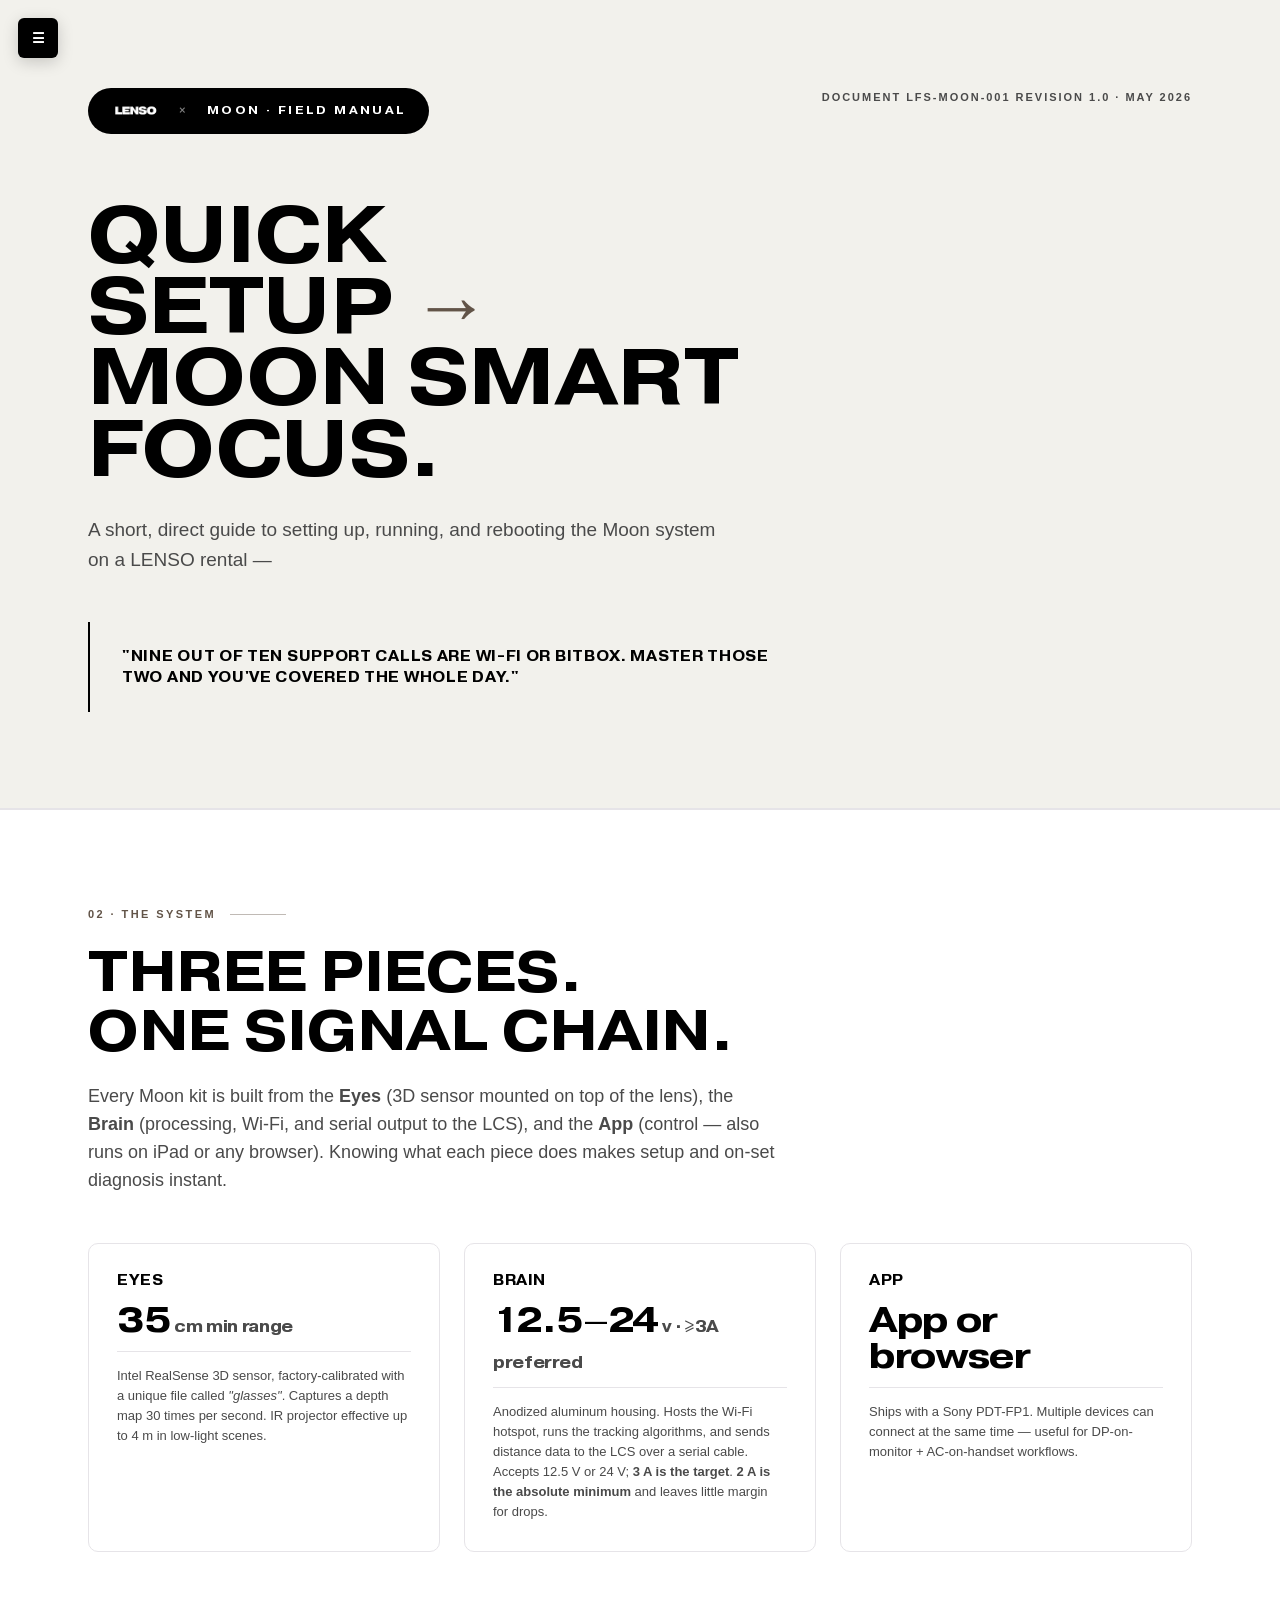
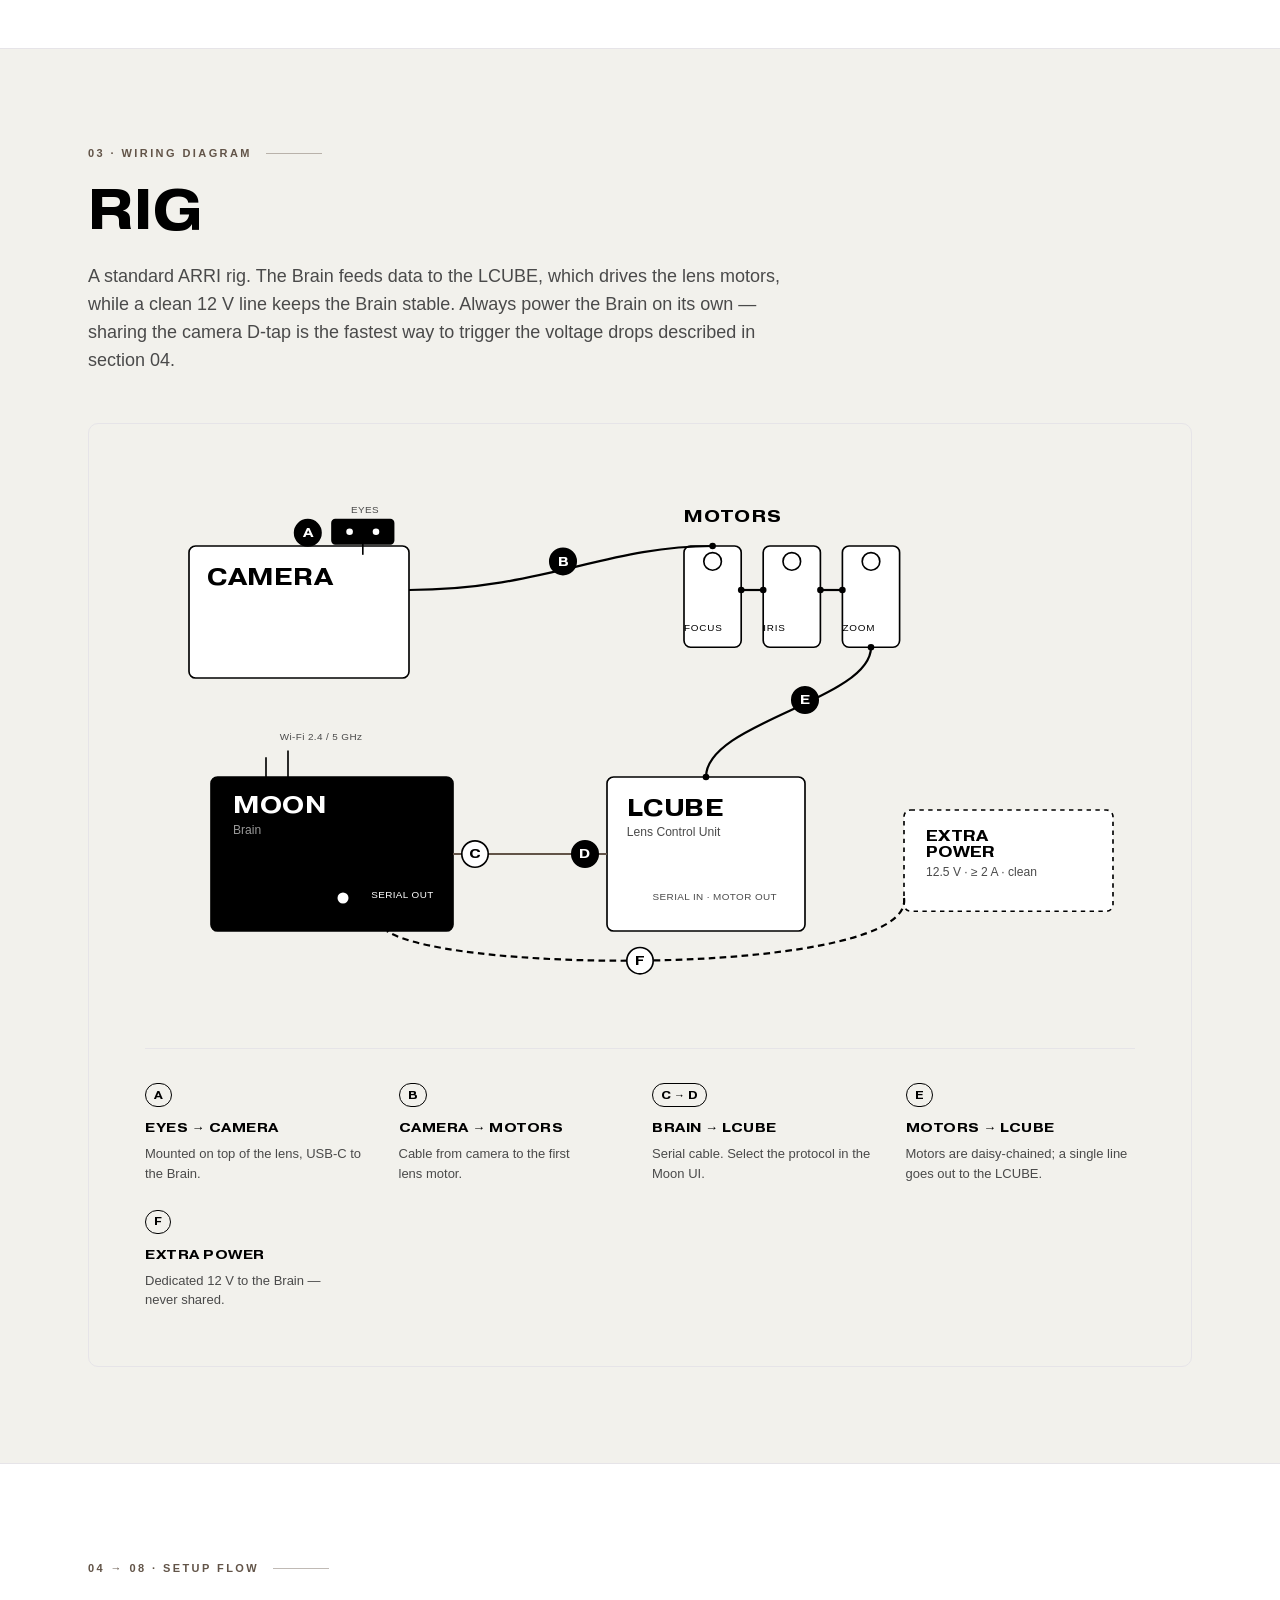
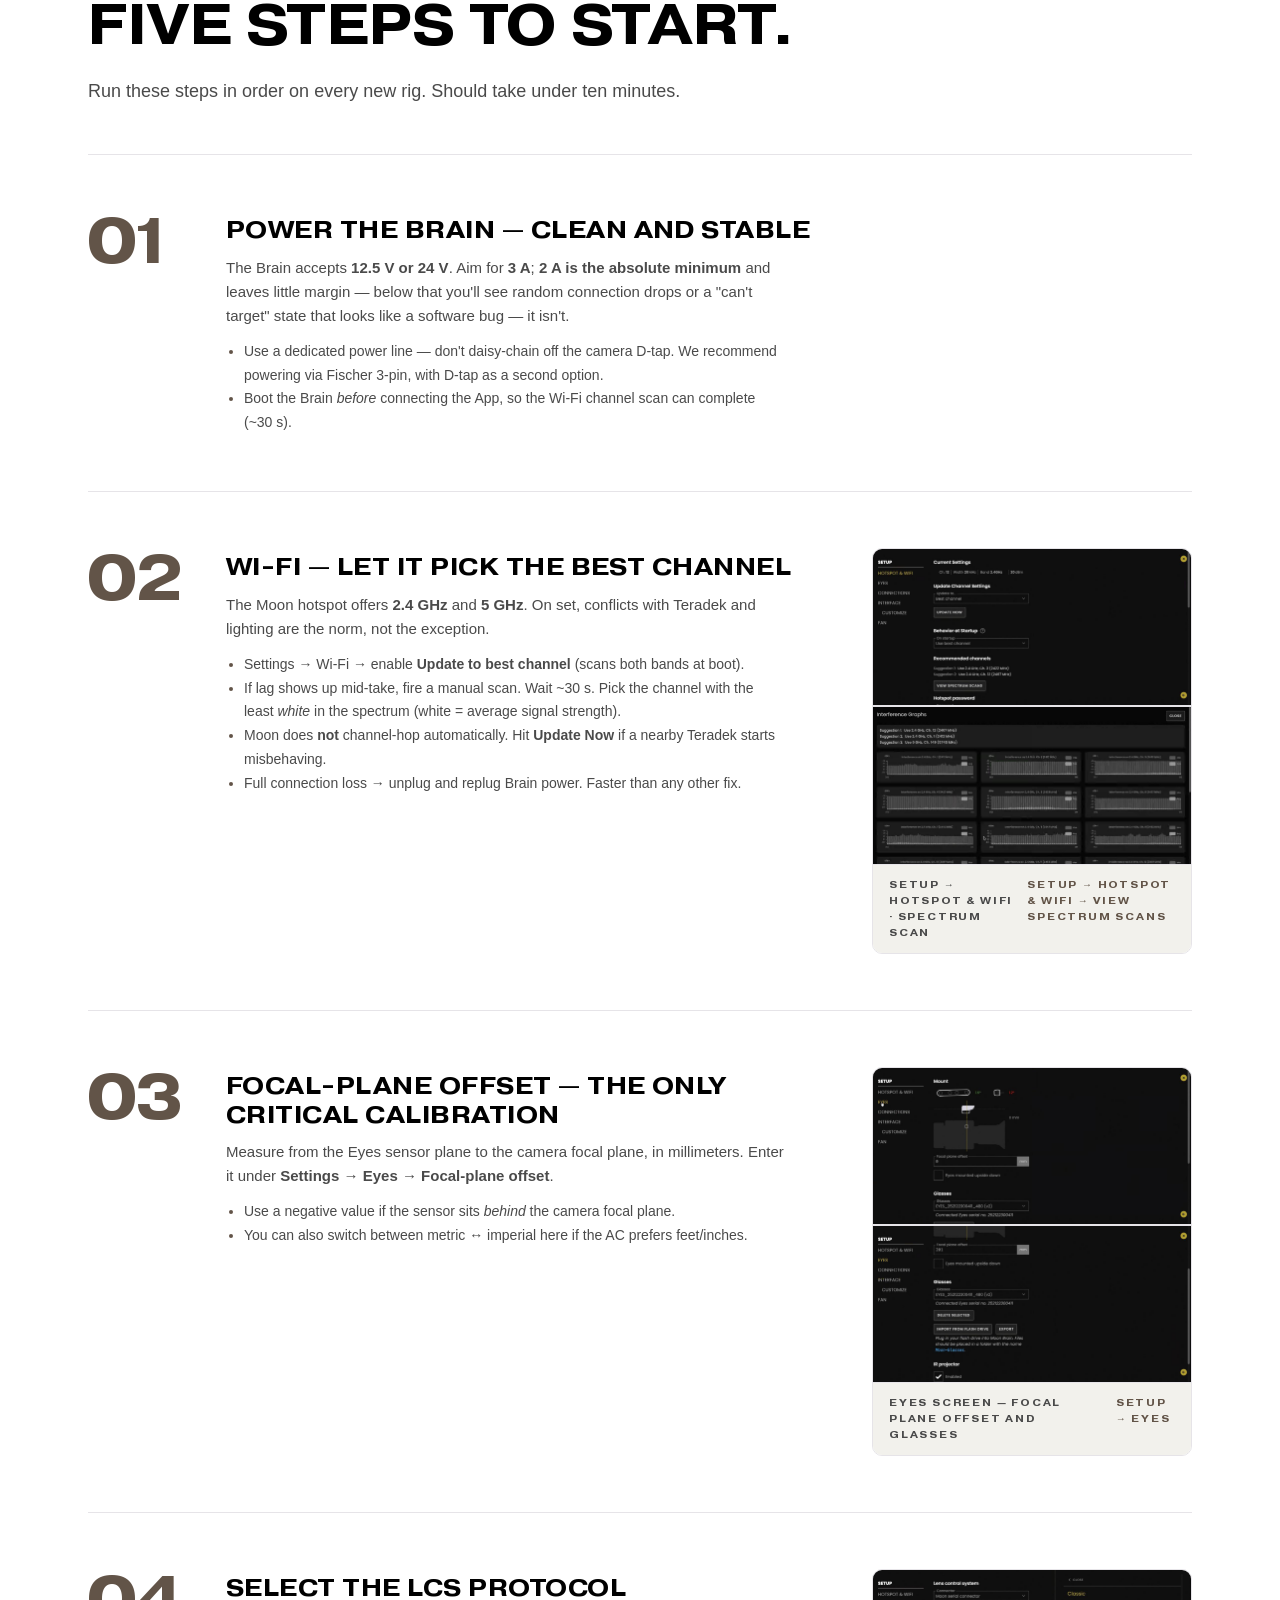
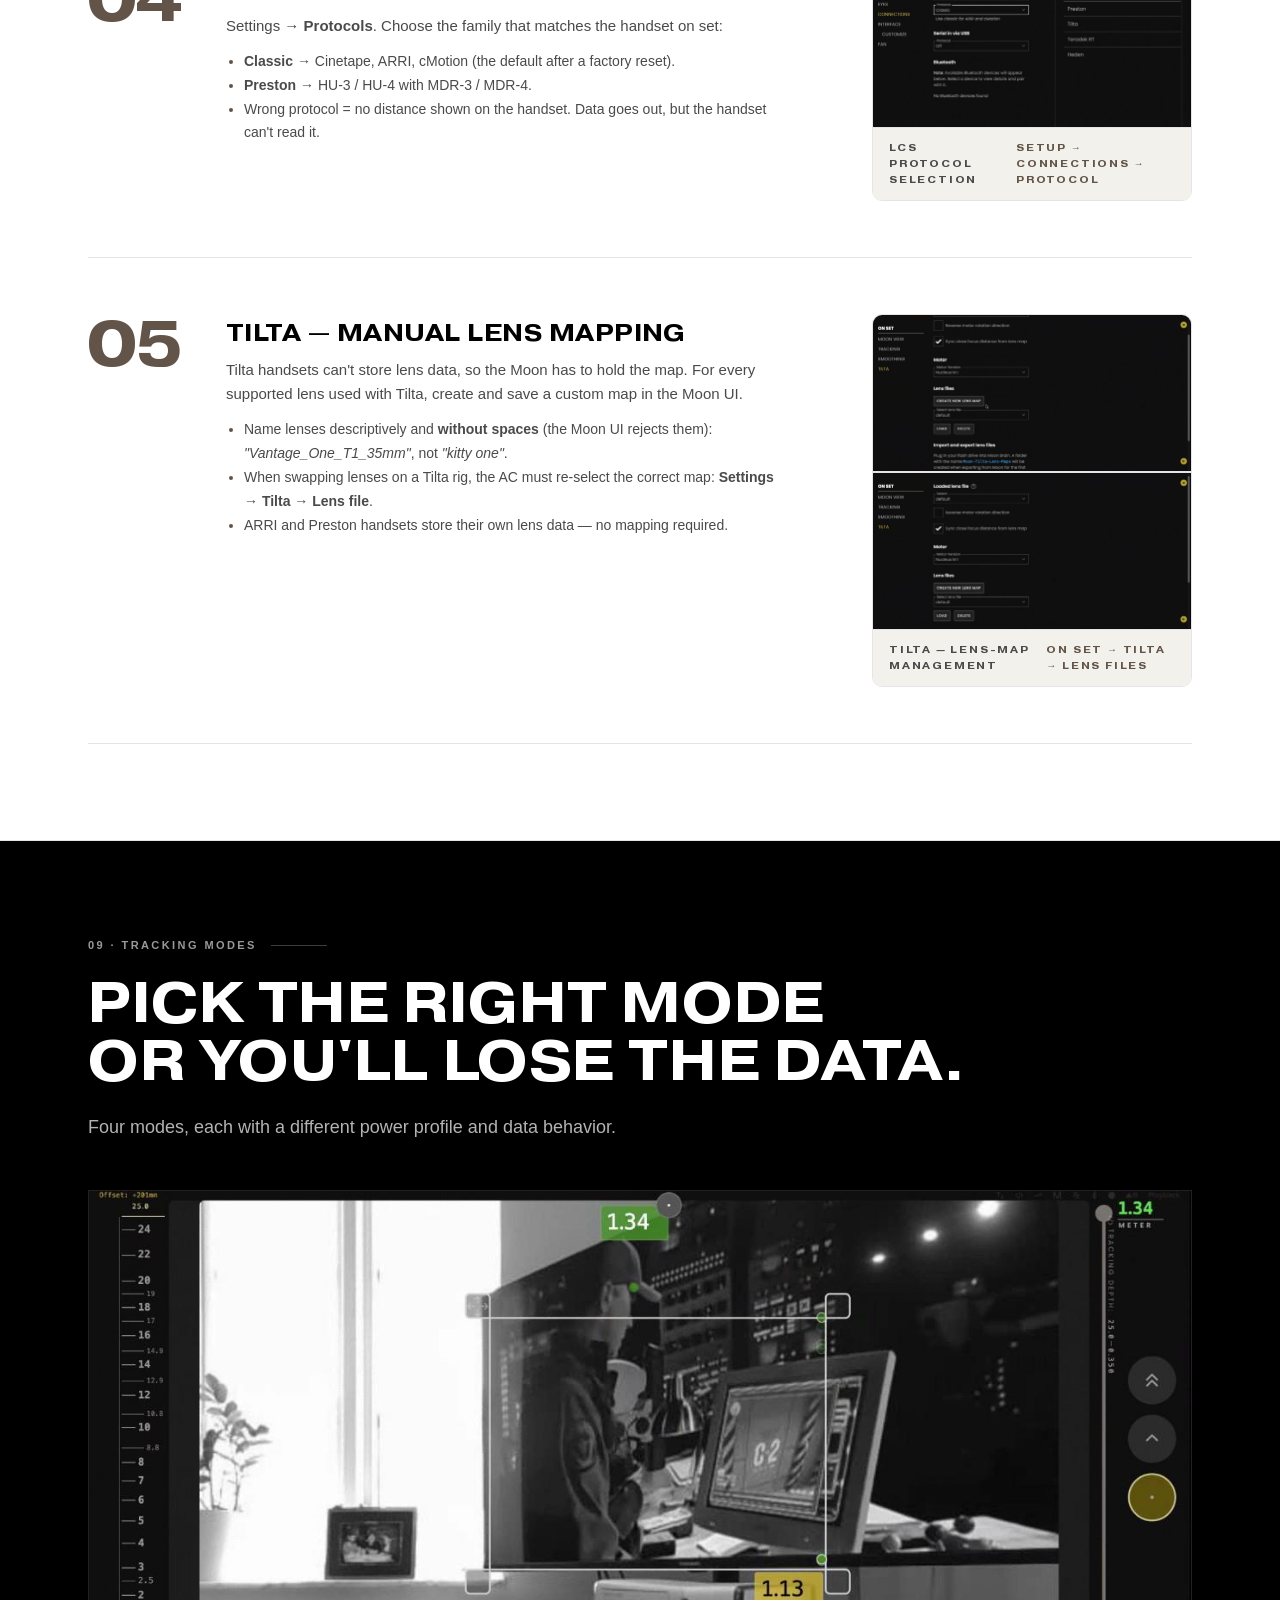
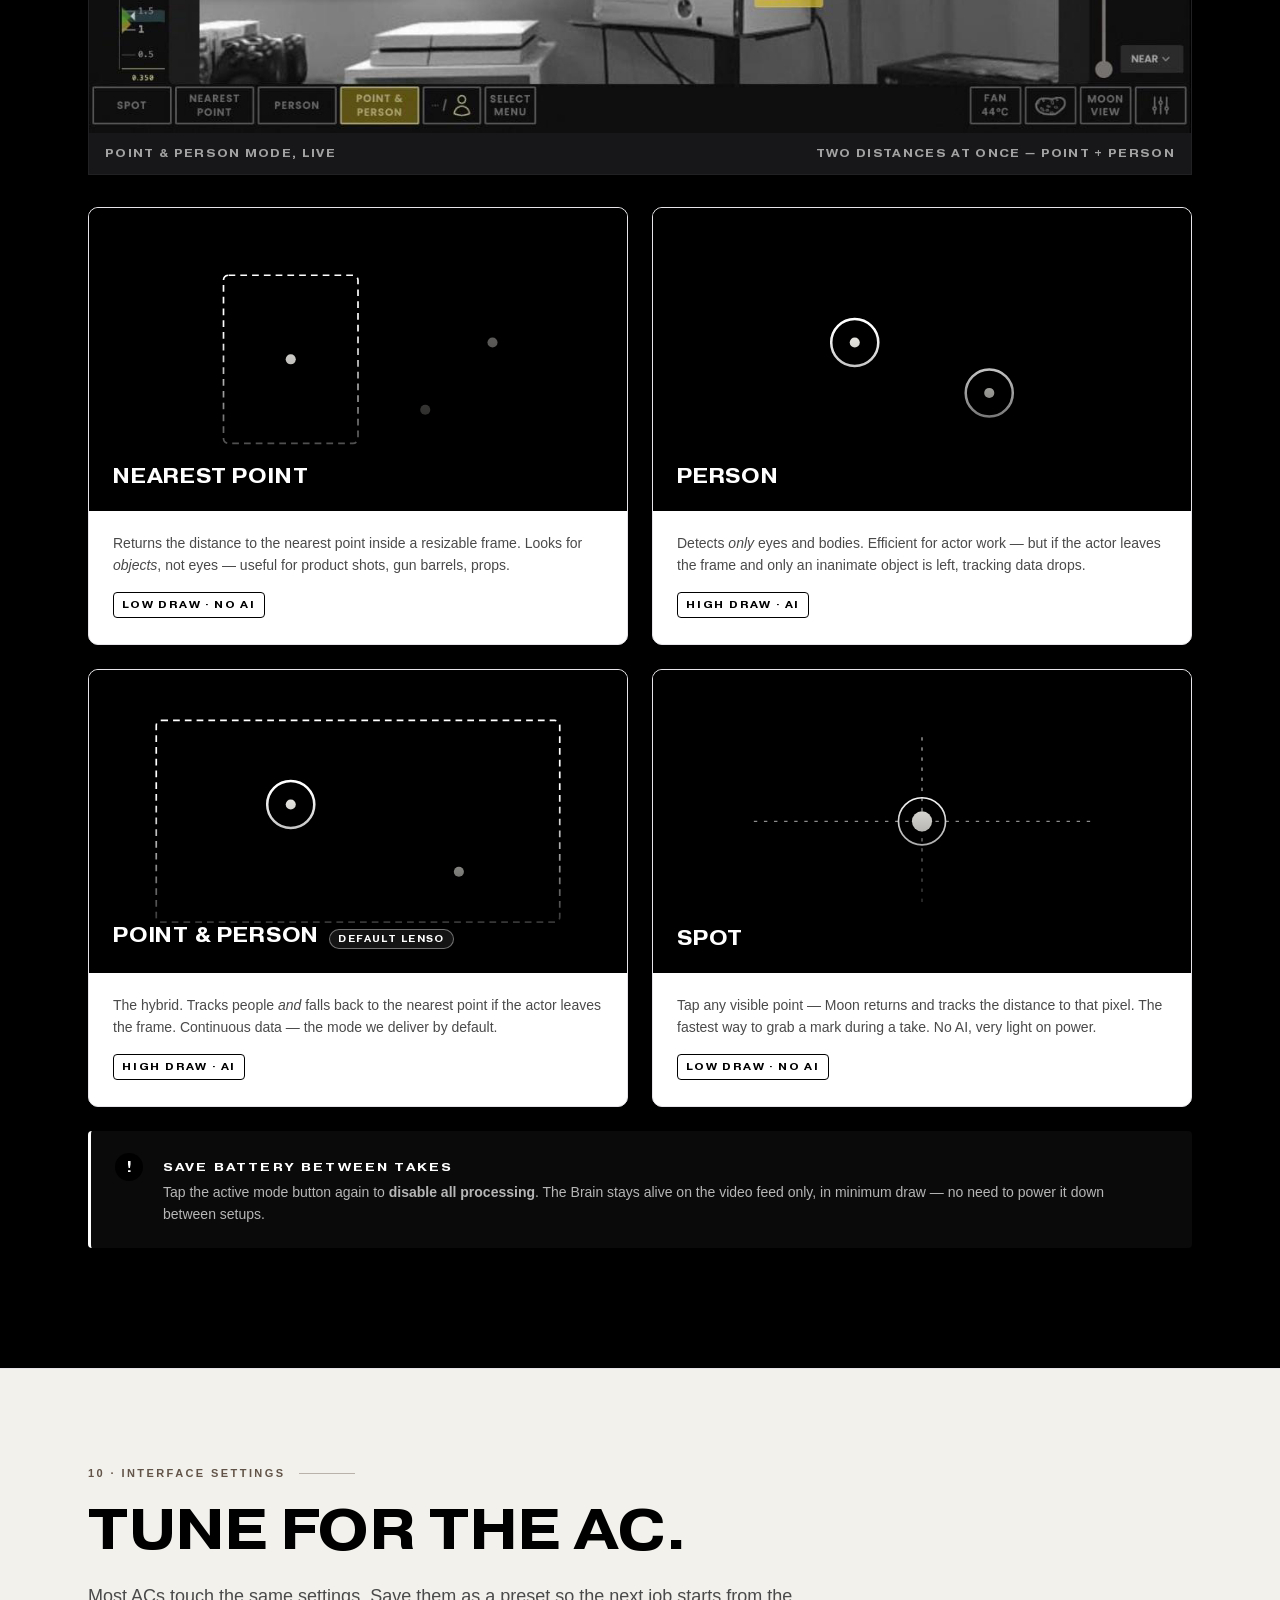
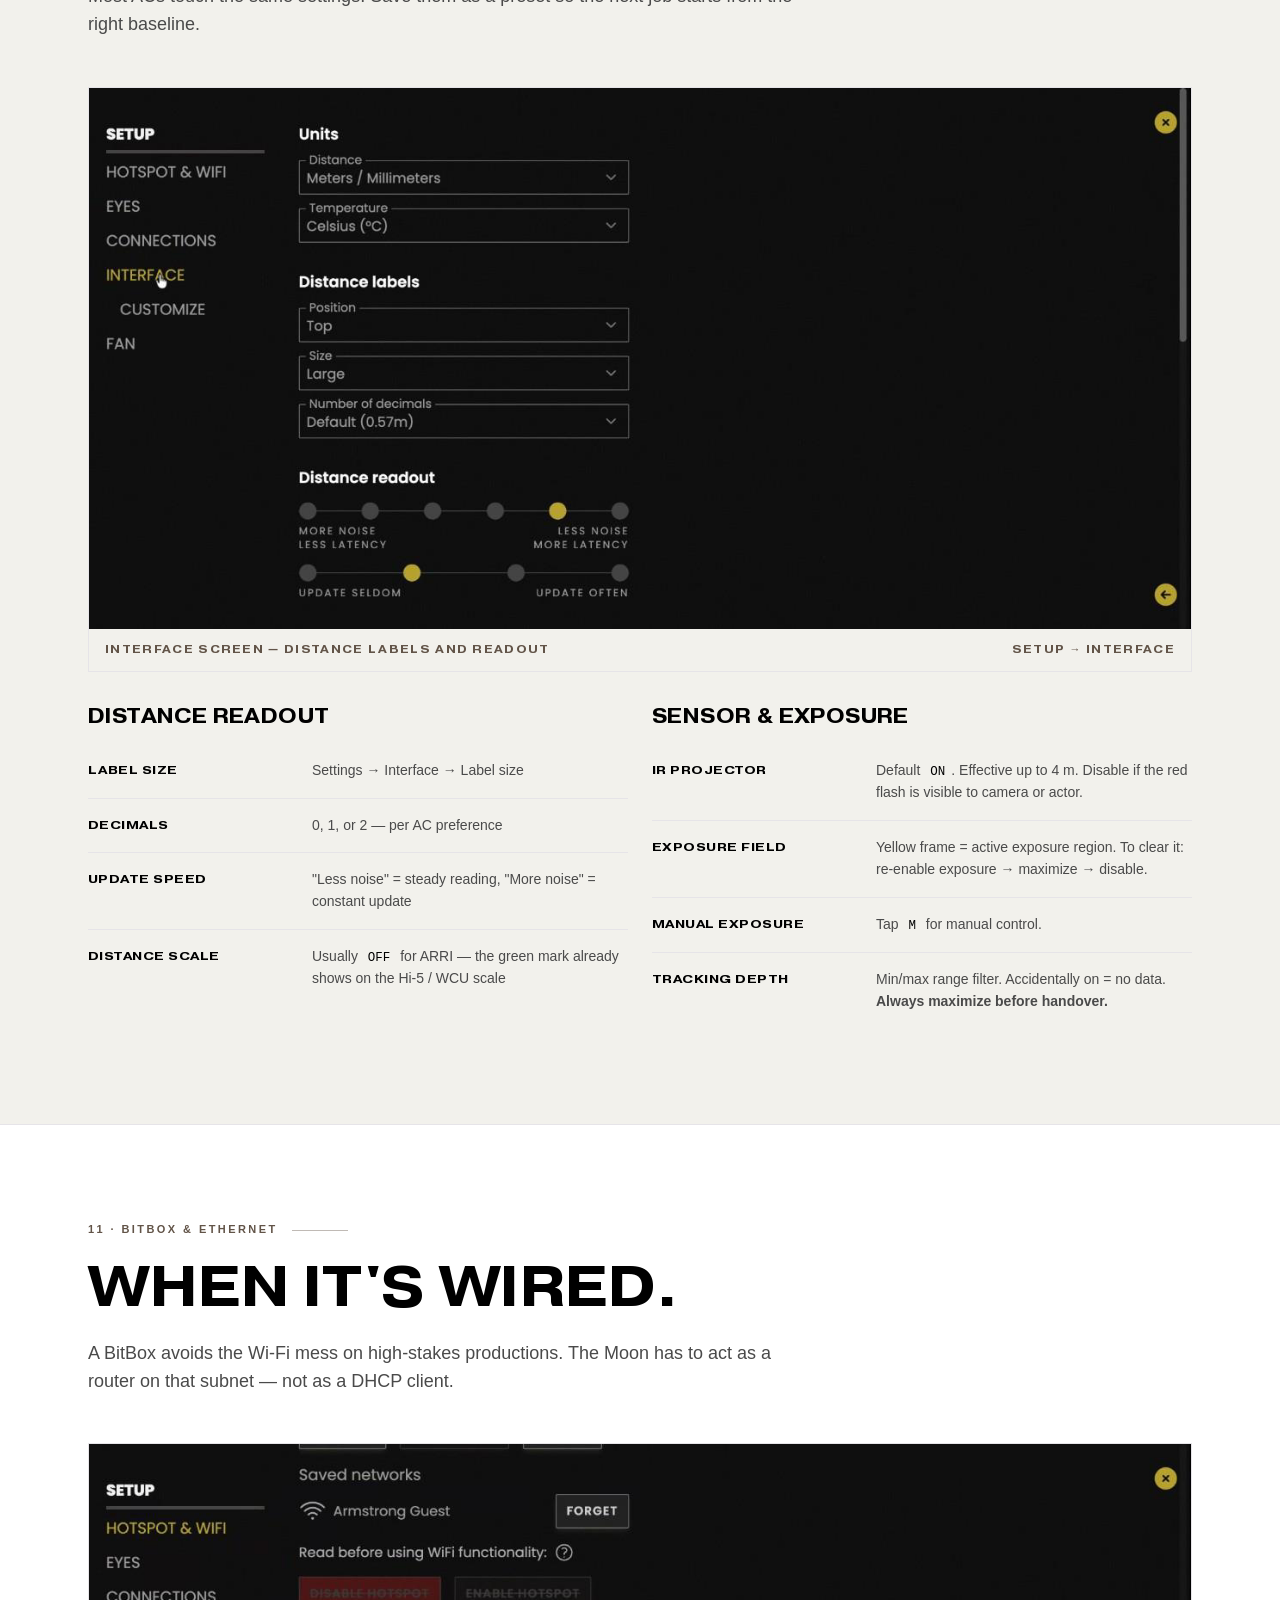
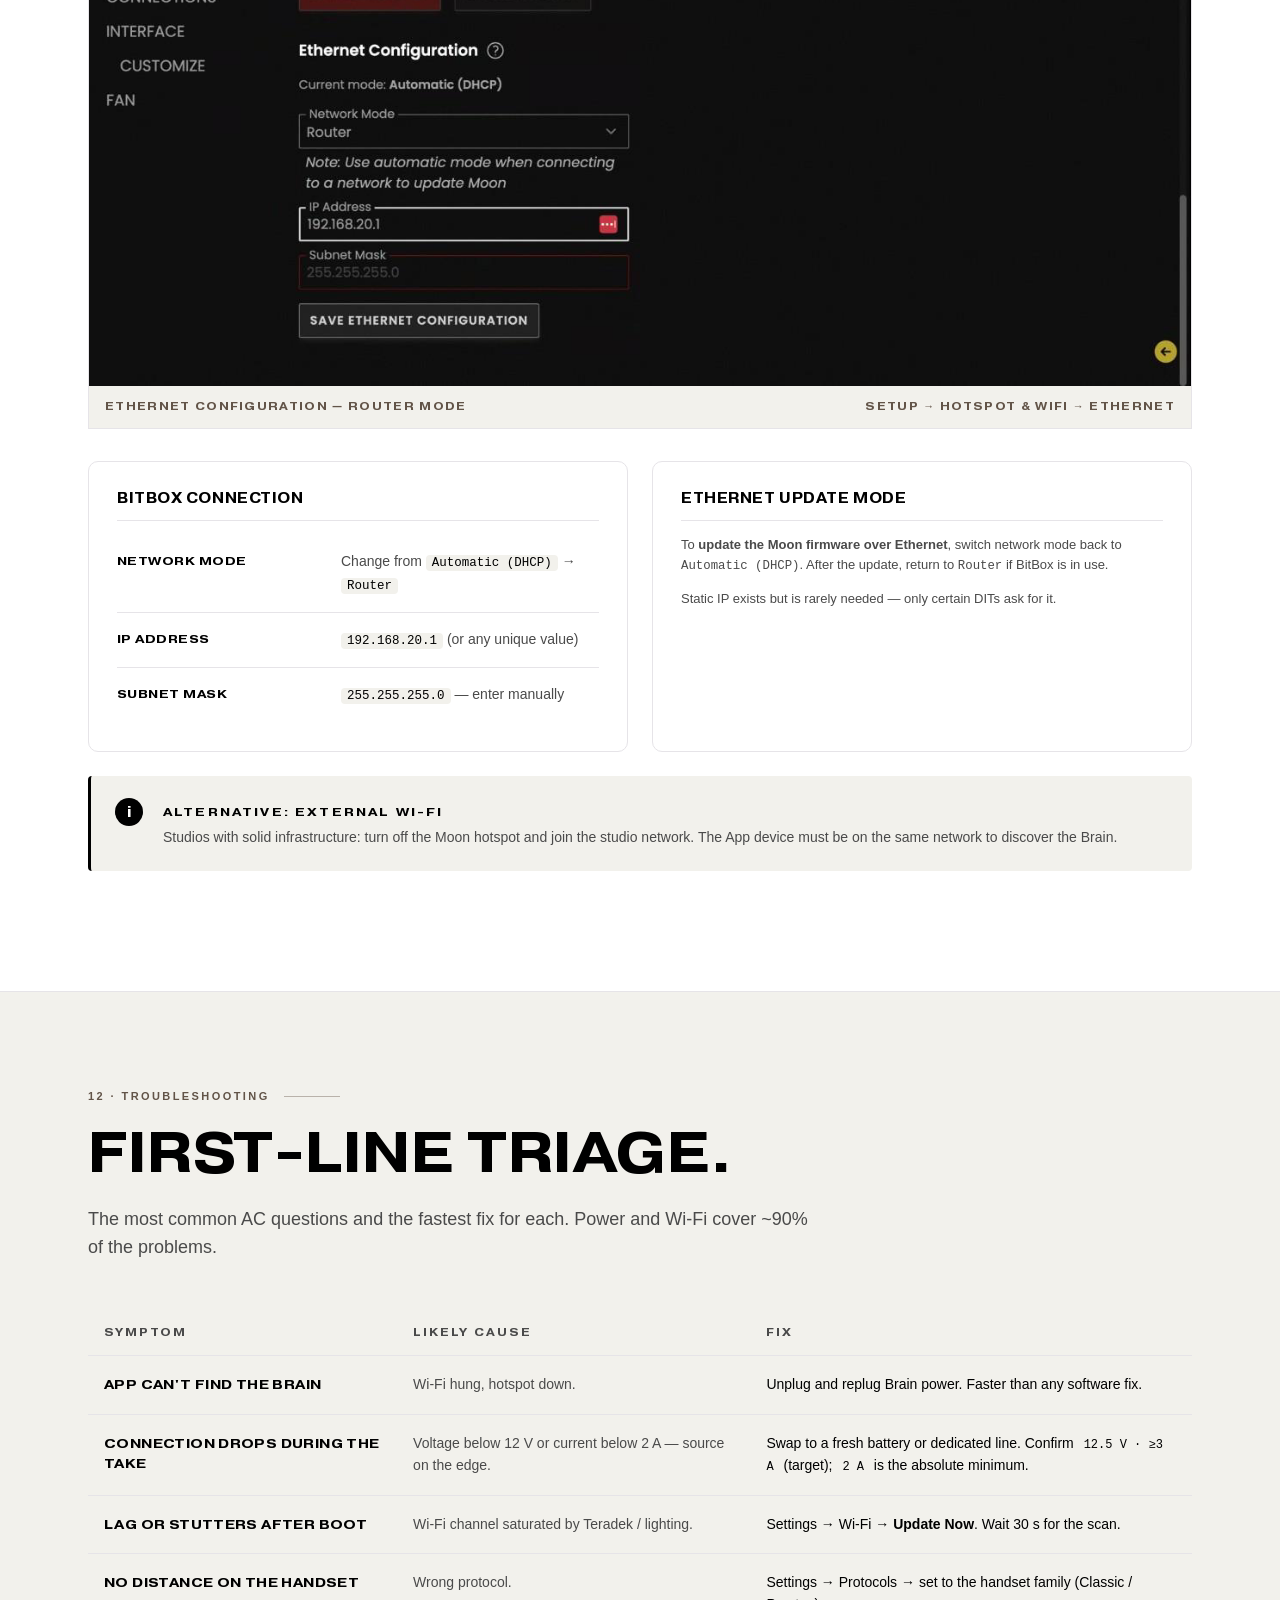
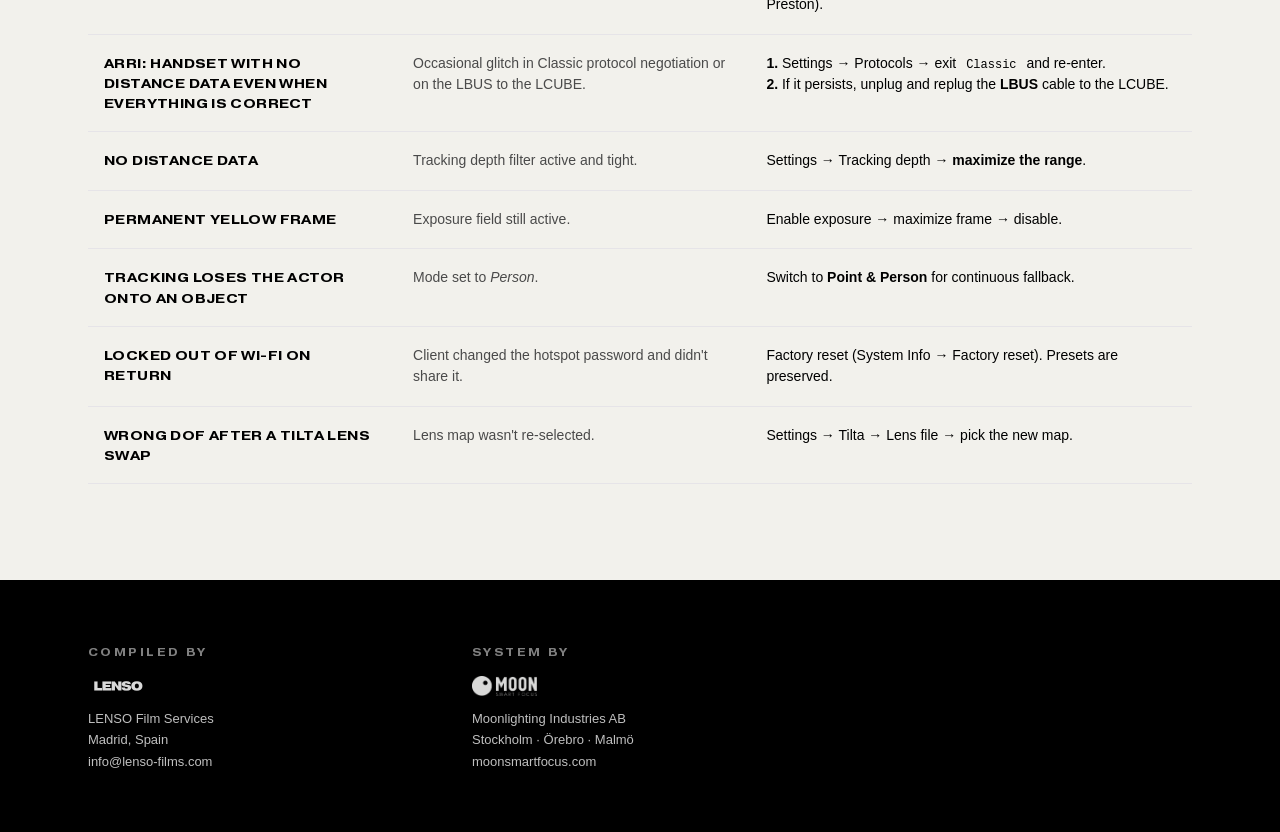
<file: en/index.html>
<!doctype html>
<html lang="en">
<head>
<meta charset="utf-8" />
<meta name="viewport" content="width=device-width, initial-scale=1" />
<title>Moon Smart Focus — Quick Setup Manual · LENSO</title>
<link rel="stylesheet" href="../manual.css" />
</head>
<body>

<!-- ============== MOBILE BAR ============== -->
<div class="mobile-bar">
  <div class="mobile-bar__brand">
    <img src="../assets/lenso-logo.png" alt="LENSO" />
    <span class="x">×</span>
    <img src="../assets/moon-logo.png" alt="MOON" />
    <span style="margin-left: 8px; opacity: 0.6;">Manual</span>
  </div>
  <button class="mobile-bar__toggle" id="navToggle">Index</button>
</div>

<div class="shell">

  <!-- ============== SIDEBAR ============== -->
  <aside class="sidebar" id="sidebar">
    <button class="sidebar__collapse" id="sidebarCollapse" aria-label="Hide menu" title="Hide menu">‹</button>
    <div class="sidebar__brandlock">
      <div class="brand-row">
        <img src="../assets/lenso-logo.png" alt="LENSO" />
        <span class="x">×</span>
        <img src="../assets/moon-logo.png" alt="MOON" />
      </div>
      <div>
        <div class="sidebar__meta">Field Manual · v1.0</div>
        <div class="sidebar__title">Moon Smart Focus</div>
        <div class="sidebar__sub">Quick setup, settings, and troubleshooting for the LENSO crew.</div>
      </div>
      <div class="lang-toggle">
        <a href="../index.html">ES</a>
        <a href="index.html" class="is-active">EN</a>
      </div>
    </div>

    <nav class="nav" id="nav">
      <div class="nav__group">Get started</div>
      <a href="#overview"><span class="num">01</span>Introduction</a>
      <a href="#hardware"><span class="num">02</span>The system</a>
      <a href="#wiring"><span class="num">03</span>Wiring diagram</a>

      <div class="nav__group">Setup flow</div>
      <a href="#power"><span class="num">04</span>Power</a>
      <a href="#wifi"><span class="num">05</span>Wi-Fi & channel</a>
      <a href="#calibration"><span class="num">06</span>Calibration</a>
      <a href="#protocol"><span class="num">07</span>LCS & protocol</a>
      <a href="#tilta"><span class="num">08</span>Tilta mapping</a>

      <div class="nav__group">In use</div>
      <a href="#modes"><span class="num">09</span>Tracking modes</a>
      <a href="#interface"><span class="num">10</span>Interface settings</a>
      <a href="#bitbox"><span class="num">11</span>BitBox / Ethernet</a>

      <div class="nav__group">Service</div>
      <a href="#troubleshoot"><span class="num">12</span>Troubleshooting</a>
      <a href="#return" class="is-warehouse"><span class="num">13</span>Return checklist</a>
    </nav>

    <div class="sidebar__actions">
      <button onclick="window.scrollTo({top:0, behavior:'smooth'})">↑ Top</button>
    </div>

    <div class="sidebar__footer">
      Compiled by LENSO Film Services<br/>
      from the Moon training, Apr 2026.<br/>
      Madrid · Spain
    </div>
  </aside>

  <!-- ============== MAIN ============== -->
  <main class="main">

    <!-- HERO -->
    <section class="hero" id="overview">
      <div class="hero__top">
        <div class="hero__crest">
          <img src="../assets/lenso-logo.png" alt="LENSO" />
          <span class="x">×</span>
          <span class="label">MOON · FIELD MANUAL</span>
        </div>
        <div class="hero__meta">DOCUMENT LFS-MOON-001
REVISION 1.0 · MAY 2026
</div>
      </div>

      <h1 class="hero__title" style="line-height: 0.9">QUICK<br/>SETUP <span class="accent">→</span><br/>MOON SMART<br/>FOCUS.</h1>
      <p class="hero__sub">A short, direct guide to setting up, running, and rebooting the Moon system on a LENSO rental — </p>

      <div class="hero__quote">
        "Nine out of ten support calls are Wi-Fi or BitBox. Master those two and you've covered the whole day."
      </div>
    </section>

    <!-- THE SYSTEM -->
    <section class="band band--white" id="hardware">
      <div class="eyebrow">02 · The System</div>
      <h2 class="section-h">Three pieces.<br/>One signal chain.</h2>
      <p class="lead">Every Moon kit is built from the <strong>Eyes</strong> (3D sensor mounted on top of the lens), the <strong>Brain</strong> (processing, Wi-Fi, and serial output to the LCS), and the <strong>App</strong> (control — also runs on iPad or any browser). Knowing what each piece does makes setup and on-set diagnosis instant.</p>

      <div class="grid-3">
        <div class="spec-card">
          <h4>Eyes</h4>
          <div class="key">35<small>cm min range</small></div>
          <div class="divider"></div>
          <p>Intel RealSense 3D sensor, factory-calibrated with a unique file called <em>"glasses"</em>. Captures a depth map 30 times per second. IR projector effective up to 4 m in low-light scenes.</p>
        </div>
        <div class="spec-card">
          <h4>Brain</h4>
          <div class="key">12.5–24<small>v · ≥3A preferred</small></div>
          <div class="divider"></div>
          <p>Anodized aluminum housing. Hosts the Wi-Fi hotspot, runs the tracking algorithms, and sends distance data to the LCS over a serial cable. Accepts 12.5 V or 24 V; <strong>3 A is the target</strong>. <strong>2 A is the absolute minimum</strong> and leaves little margin for drops.</p>
        </div>
        <div class="spec-card">
          <h4>App</h4>
          <div class="key">App or browser</div>
          <div class="divider"></div>
          <p>Ships with a Sony PDT-FP1. Multiple devices can connect at the same time — useful for DP-on-monitor + AC-on-handset workflows.</p>
        </div>
      </div>
    </section>

    <!-- WIRING DIAGRAM -->
    <section class="band band--cream" id="wiring">
      <div class="eyebrow">03 · Wiring Diagram</div>
      <h2 class="section-h">RIG</h2>
      <p class="lead">A standard ARRI rig. The Brain feeds data to the LCUBE, which drives the lens motors, while a clean 12 V line keeps the Brain stable. Always power the Brain on its own — sharing the camera D-tap is the fastest way to trigger the voltage drops described in section 04.</p>

      <div class="diagram">
        <svg viewBox="0 0 900 480" xmlns="http://www.w3.org/2000/svg" fill="none" stroke="#000" stroke-width="1.5" class="wiring-svg" style="width: 697px">
          <!-- CAM block -->
          <rect x="40" y="60" width="200" height="120" rx="6" fill="#fff"/>
          <foreignObject x="56" y="76" width="170" height="90">
            <div xmlns="http://www.w3.org/1999/xhtml" class="svg-label svg-label--block">
              <h6>CAMERA</h6>
              <p>
</p>
            </div>
          </foreignObject>
          <!-- Eyes mounted on cam -->
          <rect x="170" y="36" width="56" height="22" rx="3" fill="#000"/>
          <circle cx="186" cy="47" r="3" fill="#fff" stroke="none"/>
          <circle cx="210" cy="47" r="3" fill="#fff" stroke="none"/>
          <foreignObject x="170" y="20" width="60" height="14">
            <div xmlns="http://www.w3.org/1999/xhtml" class="svg-label svg-label--mini"><span>EYES</span></div>
          </foreignObject>
          <line x1="198" y1="58" x2="198" y2="68" stroke="#000"/>

          <!-- Motors (daisy-chained) -->
          <foreignObject x="490" y="20" width="200" height="22">
            <div xmlns="http://www.w3.org/1999/xhtml" class="svg-label svg-label--group"><span>MOTORS</span></div>
          </foreignObject>
          <g>
            <rect x="490" y="60" width="52" height="92" rx="6" fill="#fff"/>
            <circle cx="516" cy="74" r="8" fill="#fff"/>
            <foreignObject x="490" y="118" width="52" height="32">
              <div xmlns="http://www.w3.org/1999/xhtml" class="svg-label svg-label--motor"><span style="text-align: right">  FOCUS</span></div>
            </foreignObject>
            <circle cx="516" cy="60" r="3" fill="#000" stroke="none"/>
            <circle cx="542" cy="100" r="3" fill="#000" stroke="none"/>
          </g>
          <g>
            <rect x="562" y="60" width="52" height="92" rx="6" fill="#fff"/>
            <circle cx="588" cy="74" r="8" fill="#fff"/>
            <foreignObject x="562" y="118" width="52" height="32">
              <div xmlns="http://www.w3.org/1999/xhtml" class="svg-label svg-label--motor"><span>     IRIS</span></div>
            </foreignObject>
            <circle cx="562" cy="100" r="3" fill="#000" stroke="none"/>
            <circle cx="614" cy="100" r="3" fill="#000" stroke="none"/>
          </g>
          <g>
            <rect x="634" y="60" width="52" height="92" rx="6" fill="#fff"/>
            <circle cx="660" cy="74" r="8" fill="#fff"/>
            <foreignObject x="634" y="118" width="52" height="32">
              <div xmlns="http://www.w3.org/1999/xhtml" class="svg-label svg-label--motor"><span>   ZOOM</span></div>
            </foreignObject>
            <circle cx="634" cy="100" r="3" fill="#000" stroke="none"/>
            <circle cx="660" cy="152" r="3" fill="#000" stroke="none"/>
          </g>

          <!-- MOON brain block -->
          <rect x="60" y="270" width="220" height="140" rx="6" fill="#000"/>
          <foreignObject x="80" y="284" width="180" height="110">
            <div xmlns="http://www.w3.org/1999/xhtml" class="svg-label svg-label--block svg-label--inv">
              <h6>MOON</h6>
              <p>Brain</p>
            </div>
          </foreignObject>
          <circle cx="180" cy="380" r="5" fill="#fff" stroke="none"/>
          <foreignObject x="194" y="370" width="80" height="20">
            <div xmlns="http://www.w3.org/1999/xhtml" class="svg-label svg-label--mini svg-label--inv"><span>SERIAL OUT</span></div>
          </foreignObject>
          <line x1="110" y1="270" x2="110" y2="252" stroke="#000"/>
          <line x1="130" y1="270" x2="130" y2="246" stroke="#000"/>
          <foreignObject x="80" y="226" width="160" height="20">
            <div xmlns="http://www.w3.org/1999/xhtml" class="svg-label svg-label--mini"><span>Wi-Fi 2.4 / 5 GHz</span></div>
          </foreignObject>

          <!-- LCUBE block -->
          <rect x="420" y="270" width="180" height="140" rx="6" fill="#fff"/>
          <foreignObject x="438" y="286" width="150" height="110">
            <div xmlns="http://www.w3.org/1999/xhtml" class="svg-label svg-label--block">
              <h6>LCUBE</h6>
              <p>Lens Control Unit</p>
            </div>
          </foreignObject>
          <foreignObject x="438" y="372" width="160" height="18">
            <div xmlns="http://www.w3.org/1999/xhtml" class="svg-label svg-label--mini"><span>SERIAL IN · MOTOR OUT</span></div>
          </foreignObject>
          <circle cx="510" cy="270" r="3" fill="#000" stroke="none"/>

          <!-- Power -->
          <rect x="690" y="300" width="190" height="92" rx="6" fill="#fff" stroke-dasharray="4 4"/>
          <foreignObject x="710" y="316" width="160" height="68">
            <div xmlns="http://www.w3.org/1999/xhtml" class="svg-label svg-label--block">
              <h6 style="font-size: 14px">EXTRA<br/>POWER</h6>
              <p>12.5 V · ≥ 2 A · clean</p>
            </div>
          </foreignObject>

          <!-- Connection lines (drawn BEFORE pin labels so labels sit on top) -->
          <!-- Brain → LCUBE (serial) -->
          <path d="M 280 340 L 420 340" stroke="#625448" stroke-width="2"/>
          <!-- Camera → first motor (FOCUS top port) -->
          <path d="M 240 100 C 360 100, 420 60, 516 60" stroke="#000" stroke-width="2"/>
          <!-- Daisy chain between motors -->
          <path d="M 542 100 L 562 100" stroke="#000" stroke-width="2"/>
          <path d="M 614 100 L 634 100" stroke="#000" stroke-width="2"/>
          <!-- Last motor (ZOOM) → LCUBE -->
          <path d="M 660 152 C 660 200, 510 220, 510 270" stroke="#000" stroke-width="2"/>
          <!-- Power → Brain (curva inferior, fuera de bloques) -->
          <path d="M 690 380 C 700 450, 280 450, 220 410" stroke="#000" stroke-width="2" stroke-dasharray="6 4"/>

          <!-- Pin labels — placed OUTSIDE blocks and lines -->
          <g class="pin-group">
            <!-- A: Eyes → Camera -->
            <circle cx="148" cy="48" r="12" fill="#000"/>
            <foreignObject x="136" y="36" width="24" height="24">
              <div xmlns="http://www.w3.org/1999/xhtml" class="svg-pin svg-pin--inv"><span>A</span></div>
            </foreignObject>
            <!-- B: Camera → Motor -->
            <circle cx="380" cy="74" r="12" fill="#000"/>
            <foreignObject x="368" y="62" width="24" height="24">
              <div xmlns="http://www.w3.org/1999/xhtml" class="svg-pin svg-pin--inv"><span>B</span></div>
            </foreignObject>
            <!-- C: Brain serial-out -->
            <circle cx="300" cy="340" r="12" fill="#fff" stroke="#000" stroke-width="1.5"/>
            <foreignObject x="288" y="328" width="24" height="24">
              <div xmlns="http://www.w3.org/1999/xhtml" class="svg-pin"><span>C</span></div>
            </foreignObject>
            <!-- D: LCUBE serial-in -->
            <circle cx="400" cy="340" r="12" fill="#000"/>
            <foreignObject x="388" y="328" width="24" height="24">
              <div xmlns="http://www.w3.org/1999/xhtml" class="svg-pin svg-pin--inv"><span>D</span></div>
            </foreignObject>
            <!-- E: Motor → LCUBE -->
            <circle cx="600" cy="200" r="12" fill="#000"/>
            <foreignObject x="588" y="188" width="24" height="24">
              <div xmlns="http://www.w3.org/1999/xhtml" class="svg-pin svg-pin--inv"><span>E</span></div>
            </foreignObject>
            <!-- F: Power → Brain -->
            <circle cx="450" cy="437" r="12" fill="#fff" stroke="#000" stroke-width="1.5"/>
            <foreignObject x="438" y="425" width="24" height="24">
              <div xmlns="http://www.w3.org/1999/xhtml" class="svg-pin"><span>F</span></div>
            </foreignObject>
          </g>
        </svg>

        <div class="diagram__legend">
          <div class="legend-item">
            <span class="pin">A</span>
            <h5>Eyes → Camera</h5>
            <p>Mounted on top of the lens, USB-C to the Brain.</p>
          </div>
          <div class="legend-item">
            <span class="pin">B</span>
            <h5>Camera → Motors</h5>
            <p>Cable from camera to the first lens motor.</p>
          </div>
          <div class="legend-item">
            <span class="pin">C → D</span>
            <h5>Brain → LCUBE</h5>
            <p>Serial cable. Select the protocol in the Moon UI.</p>
          </div>
          <div class="legend-item">
            <span class="pin">E</span>
            <h5>Motors → LCUBE</h5>
            <p>Motors are daisy-chained; a single line goes out to the LCUBE.</p>
          </div>
          <div class="legend-item">
            <span class="pin">F</span>
            <h5>Extra power</h5>
            <p>Dedicated 12 V to the Brain — never shared.</p>
          </div>
        </div>
      </div>
    </section>

    <!-- SETUP STEPS -->
    <section class="band band--white" id="power">
      <div class="eyebrow">04 → 08 · Setup Flow</div>
      <h2 class="section-h">FIVE STEPS TO START.</h2>
      <p class="lead">Run these steps in order on every new rig. Should take under ten minutes.</p>

      <div class="steps">

        <!-- STEP 1 -->
        <div class="step">
          <div class="step__num">01</div>
          <div class="step__body">
            <h3>Power the Brain — clean and stable</h3>
            <p>The Brain accepts <strong>12.5 V or 24 V</strong>. Aim for <strong>3 A</strong>; <strong>2 A is the absolute minimum</strong> and leaves little margin — below that you'll see random connection drops or a "can't target" state that looks like a software bug — it isn't.</p>
            <ul>
              <li>Use a dedicated power line — don't daisy-chain off the camera D-tap. We recommend powering via Fischer 3-pin, with D-tap as a second option.</li>
              <li>Boot the Brain <em>before</em> connecting the App, so the Wi-Fi channel scan can complete (~30 s).</li>
            </ul>
          </div>
        </div>

        <!-- STEP 2 WIFI -->
        <div class="step" id="wifi">
          <div class="step__num">02</div>
          <div class="step__body">
            <h3>Wi-Fi — let it pick the best channel</h3>
            <p>The Moon hotspot offers <strong>2.4 GHz</strong> and <strong>5 GHz</strong>. On set, conflicts with Teradek and lighting are the norm, not the exception.</p>
            <ul>
              <li>Settings → Wi-Fi → enable <strong>Update to best channel</strong> (scans both bands at boot).</li>
              <li>If lag shows up mid-take, fire a manual scan. Wait ~30 s. Pick the channel with the least <em>white</em> in the spectrum (white = average signal strength).</li>
              <li>Moon does <strong>not</strong> channel-hop automatically. Hit <strong>Update Now</strong> if a nearby Teradek starts misbehaving.</li>
              <li>Full connection loss → unplug and replug Brain power. Faster than any other fix.</li>
            </ul>
          </div>
          <div class="screen">
            <img src="../assets/moon-p03-1.png" alt="Moon Hotspot &amp; WiFi screen: Update to best channel, Behavior at Startup, recommended channels" />
            <img src="../assets/moon-p03-2.png" alt="Wi-Fi spectrum scan interference graphs" />
            <div class="screen__caption">
              <span>Setup → Hotspot &amp; WiFi · spectrum scan</span>
              <span class="ruta">Setup → Hotspot &amp; WiFi → View Spectrum Scans</span>
            </div>
          </div>
        </div>

        <!-- STEP 3 CALIBRATION -->
        <div class="step" id="calibration">
          <div class="step__num">03</div>
          <div class="step__body">
            <h3>Focal-plane offset — the only critical calibration</h3>
            <p>Measure from the Eyes sensor plane to the camera focal plane, in millimeters. Enter it under <strong>Settings → Eyes → Focal-plane offset</strong>.</p>
            <ul>
              <li>Use a negative value if the sensor sits <em>behind</em> the camera focal plane.</li>
              <li>You can also switch between metric ↔ imperial here if the AC prefers feet/inches.</li>
            </ul>
          </div>
          <div class="screen">
            <img src="../assets/moon-p10-1.png" alt="Moon Eyes screen: Mount, Focal plane offset, Glasses file" />
            <img src="../assets/moon-p10-2.png" alt="Glasses section with import from flash drive and IR projector option" />
            <div class="screen__caption">
              <span>Eyes screen — focal plane offset and glasses</span>
              <span class="ruta">Setup → Eyes</span>
            </div>
          </div>
        </div>

        <!-- STEP 4 PROTOCOL -->
        <div class="step" id="protocol">
          <div class="step__num">04</div>
          <div class="step__body">
            <h3>Select the LCS protocol</h3>
            <p>Settings → <strong>Protocols</strong>. Choose the family that matches the handset on set:</p>
            <ul>
              <li><strong>Classic</strong> → Cinetape, ARRI, cMotion (the default after a factory reset).</li>
              <li><strong>Preston</strong> → HU-3 / HU-4 with MDR-3 / MDR-4.</li>
              <li>Wrong protocol = no distance shown on the handset. Data goes out, but the handset can't read it.</li>
            </ul>
          </div>
          <div class="screen">
            <img src="../assets/moon-p11-1.png" alt="Moon Connections screen: Lens control system with connector and protocol (Classic, Preston, Tilta, Teradek RT, Heden)" />
            <div class="screen__caption">
              <span>LCS protocol selection</span>
              <span class="ruta">Setup → Connections → Protocol</span>
            </div>
          </div>
        </div>

        <!-- STEP 5 TILTA -->
        <div class="step" id="tilta">
          <div class="step__num">05</div>
          <div class="step__body">
            <h3>Tilta — manual lens mapping</h3>
            <p>Tilta handsets can't store lens data, so the Moon has to hold the map. For every supported lens used with Tilta, create and save a custom map in the Moon UI.</p>
            <ul>
              <li>Name lenses descriptively and <strong>without spaces</strong> (the Moon UI rejects them): <em>"Vantage_One_T1_35mm"</em>, not <em>"kitty one"</em>.</li>
              <li>When swapping lenses on a Tilta rig, the AC must re-select the correct map: <strong>Settings → Tilta → Lens file</strong>.</li>
              <li>ARRI and Preston handsets store their own lens data — no mapping required.</li>
            </ul>
          </div>
          <div class="screen">
            <img src="../assets/moon-p12-1.png" alt="Moon Tilta screen: Motor version, Lens files, Create / Load / Delete lens map" />
            <img src="../assets/moon-p13-1.png" alt="Loaded lens file detail with Reverse motor rotation and Sync close focus distance" />
            <div class="screen__caption">
              <span>Tilta — lens-map management</span>
              <span class="ruta">On Set → Tilta → Lens files</span>
            </div>
          </div>
        </div>

      </div>
    </section>

    <!-- TRACKING MODES -->
    <section class="band band--black" id="modes">
      <div class="eyebrow">09 · Tracking Modes</div>
      <h2 class="section-h">Pick the right mode<br/>or you'll lose the data.</h2>
      <p class="lead">Four modes, each with a different power profile and data behavior.</p>

      <figure style="margin: 0 0 32px; border: 1px solid rgba(255,255,255,0.08); background: #0E0E10;">
        <img src="../assets/moon-p15-1.png" alt="Live Moon view in Point &amp; Person mode: two tracking boxes overlaid on the image showing distances 1.34 m (point) and 1.13 m (person), Tracking depth 25.0 / 0.350" style="width: 100%; display: block;" />
        <figcaption style="padding: 12px 16px; font-family: var(--font-heading); font-weight: 700; text-transform: uppercase; letter-spacing: 0.12em; font-size: 11px; color: rgba(255,255,255,0.6); background: rgba(255,255,255,0.04); display: flex; justify-content: space-between; gap: 12px; flex-wrap: wrap;"><span>Point &amp; Person mode, live</span><span>Two distances at once — Point + Person</span></figcaption>
      </figure>

      <div class="grid-2" style="gap: 24px;">

        <div class="mode-card">
          <div class="mode-card__top">
            <svg viewBox="0 0 320 180">
              <rect width="320" height="180" fill="#000"/>
              <rect x="80" y="40" width="80" height="100" rx="3" stroke="#fff" stroke-width="1" fill="none" stroke-dasharray="4 3"/>
              <circle cx="120" cy="90" r="3" fill="#F2F1EC"/>
              <circle cx="200" cy="120" r="3" fill="#F2F1EC" opacity="0.4"/>
              <circle cx="240" cy="80" r="3" fill="#F2F1EC" opacity="0.4"/>
            </svg>
            <h4>Nearest Point</h4>
          </div>
          <div class="mode-card__body">
            <p>Returns the distance to the nearest point inside a resizable frame. Looks for <em>objects</em>, not eyes — useful for product shots, gun barrels, props.</p>
            <span class="tag">Low draw · no AI</span>
          </div>
        </div>

        <div class="mode-card">
          <div class="mode-card__top">
            <svg viewBox="0 0 320 180">
              <rect width="320" height="180" fill="#000"/>
              <circle cx="120" cy="80" r="14" fill="none" stroke="#fff" stroke-width="1.5"/>
              <circle cx="120" cy="80" r="3" fill="#F2F1EC"/>
              <circle cx="200" cy="110" r="14" fill="none" stroke="#fff" stroke-width="1.5"/>
              <circle cx="200" cy="110" r="3" fill="#F2F1EC"/>
            </svg>
            <h4>Person</h4>
          </div>
          <div class="mode-card__body">
            <p>Detects <em>only</em> eyes and bodies. Efficient for actor work — but if the actor leaves the frame and only an inanimate object is left, tracking data drops.</p>
            <span class="tag">High draw · AI</span>
          </div>
        </div>

        <div class="mode-card">
          <div class="mode-card__top">
            <svg viewBox="0 0 320 180">
              <rect width="320" height="180" fill="#000"/>
              <rect x="40" y="30" width="240" height="120" rx="3" stroke="#fff" stroke-width="1" stroke-dasharray="4 3" fill="none"/>
              <circle cx="120" cy="80" r="14" fill="none" stroke="#fff" stroke-width="1.5"/>
              <circle cx="120" cy="80" r="3" fill="#F2F1EC"/>
              <circle cx="220" cy="120" r="3" fill="#F2F1EC"/>
            </svg>
            <h4>Point &amp; Person <span class="reco-tag">DEFAULT LENSO</span></h4>
          </div>
          <div class="mode-card__body">
            <p>The hybrid. Tracks people <em>and</em> falls back to the nearest point if the actor leaves the frame. Continuous data — the mode we deliver by default.</p>
            <span class="tag">High draw · AI</span>
          </div>
        </div>

        <div class="mode-card">
          <div class="mode-card__top">
            <svg viewBox="0 0 320 180">
              <rect width="320" height="180" fill="#000"/>
              <line x1="160" y1="40" x2="160" y2="140" stroke="#fff" stroke-width="0.5" stroke-dasharray="2 4"/>
              <line x1="60" y1="90" x2="260" y2="90" stroke="#fff" stroke-width="0.5" stroke-dasharray="2 4"/>
              <circle cx="160" cy="90" r="6" fill="#F2F1EC"/>
              <circle cx="160" cy="90" r="14" fill="none" stroke="#fff"/>
            </svg>
            <h4>Spot</h4>
          </div>
          <div class="mode-card__body">
            <p>Tap any visible point — Moon returns and tracks the distance to that pixel. The fastest way to grab a mark during a take. No AI, very light on power.</p>
            <span class="tag">Low draw · no AI</span>
          </div>
        </div>

      </div>

      <div class="callout">
        <div class="callout__icon">!</div>
        <div class="callout__body">
          <h5>Save battery between takes</h5>
          <p>Tap the active mode button again to <strong>disable all processing</strong>. The Brain stays alive on the video feed only, in minimum draw — no need to power it down between setups.</p>
        </div>
      </div>
    </section>

    <!-- INTERFACE -->
    <section class="band band--cream" id="interface">
      <div class="eyebrow">10 · Interface Settings</div>
      <h2 class="section-h">TUNE FOR THE AC.</h2>
      <p class="lead">Most ACs touch the same settings. Save them as a preset so the next job starts from the right baseline.</p>

      <figure style="margin: 0 0 32px; border: 1px solid var(--color-lavender); background: #0E0E10;">
        <img src="../assets/moon-p11-2.png" alt="Moon Interface screen: Units, Distance labels (position, size, decimals) and Distance readout" style="width: 100%; display: block;" />
        <figcaption style="padding: 12px 16px; font-family: var(--font-heading); font-weight: 700; text-transform: uppercase; letter-spacing: 0.12em; font-size: 11px; color: var(--color-espresso); background: var(--color-cream); display: flex; justify-content: space-between; gap: 12px; flex-wrap: wrap;"><span>Interface screen — Distance labels and readout</span><span>Setup → Interface</span></figcaption>
      </figure>

      <div class="grid-2">
        <div>
          <h3 style="font-size: 20px; letter-spacing: 0.02em; text-transform: uppercase; margin: 0 0 16px;">Distance readout</h3>
          <dl style="margin: 0;">
            <div class="kv"><dt>Label size</dt><dd>Settings → Interface → Label size</dd></div>
            <div class="kv"><dt>Decimals</dt><dd>0, 1, or 2 — per AC preference</dd></div>
            <div class="kv"><dt>Update speed</dt><dd>"Less noise" = steady reading, "More noise" = constant update</dd></div>
            <div class="kv"><dt>Distance scale</dt><dd>Usually <code>OFF</code> for ARRI — the green mark already shows on the Hi-5 / WCU scale</dd></div>
          </dl>
        </div>
        <div>
          <h3 style="font-size: 20px; letter-spacing: 0.02em; text-transform: uppercase; margin: 0 0 16px;">Sensor &amp; exposure</h3>
          <dl style="margin: 0;">
            <div class="kv"><dt>IR projector</dt><dd>Default <code>ON</code>. Effective up to 4 m. Disable if the red flash is visible to camera or actor.</dd></div>
            <div class="kv"><dt>Exposure field</dt><dd>Yellow frame = active exposure region. To clear it: re-enable exposure → maximize → disable.</dd></div>
            <div class="kv"><dt>Manual exposure</dt><dd>Tap <code>M</code> for manual control.</dd></div>
            <div class="kv"><dt>Tracking depth</dt><dd>Min/max range filter. Accidentally on = no data. <strong>Always maximize before handover.</strong></dd></div>
          </dl>
        </div>
      </div>

    </section>

    <!-- BITBOX / ETHERNET -->
    <section class="band band--white" id="bitbox">
      <div class="eyebrow">11 · BitBox &amp; Ethernet</div>
      <h2 class="section-h">When it's wired.</h2>
      <p class="lead">A BitBox avoids the Wi-Fi mess on high-stakes productions. The Moon has to act as a router on that subnet — not as a DHCP client.</p>

      <figure style="margin: 0 0 32px; border: 1px solid var(--color-lavender); background: #0E0E10;">
        <img src="../assets/moon-p06-1.png" alt="Moon Ethernet Configuration: Network Mode Router, IP Address 192.168.20.1, Subnet Mask 255.255.255.0" style="width: 100%; display: block;" />
        <figcaption style="padding: 12px 16px; font-family: var(--font-heading); font-weight: 700; text-transform: uppercase; letter-spacing: 0.12em; font-size: 11px; color: var(--color-espresso); background: var(--color-cream); display: flex; justify-content: space-between; gap: 12px; flex-wrap: wrap;"><span>Ethernet Configuration — Router mode</span><span>Setup → Hotspot &amp; WiFi → Ethernet</span></figcaption>
      </figure>

      <div class="grid-2">
        <div class="spec-card">
          <h4>BitBox connection</h4>
          <div class="divider"></div>
          <dl style="margin: 0;">
            <div class="kv"><dt>Network mode</dt><dd>Change from <code>Automatic (DHCP)</code> → <code>Router</code></dd></div>
            <div class="kv"><dt>IP Address</dt><dd><code>192.168.20.1</code> (or any unique value)</dd></div>
            <div class="kv"><dt>Subnet mask</dt><dd><code>255.255.255.0</code> — enter manually</dd></div>
          </dl>
        </div>
        <div class="spec-card">
          <h4>Ethernet update mode</h4>
          <div class="divider"></div>
          <p>To <strong>update the Moon firmware over Ethernet</strong>, switch network mode back to <code>Automatic (DHCP)</code>. After the update, return to <code>Router</code> if BitBox is in use.</p>
          <p style="margin-top:12px;">Static IP exists but is rarely needed — only certain DITs ask for it.</p>
        </div>
      </div>

      <div class="callout">
        <div class="callout__icon">i</div>
        <div class="callout__body">
          <h5>Alternative: external Wi-Fi</h5>
          <p>Studios with solid infrastructure: turn off the Moon hotspot and join the studio network. The App device must be on the same network to discover the Brain.</p>
        </div>
      </div>
    </section>

    <!-- TROUBLESHOOTING -->
    <section class="band band--cream" id="troubleshoot">
      <div class="eyebrow">12 · Troubleshooting</div>
      <h2 class="section-h">First-line triage.</h2>
      <p class="lead">The most common AC questions and the fastest fix for each. Power and Wi-Fi cover ~90% of the problems.</p>

      <div class="tbl-wrap">
      <table class="tbl">
        <thead>
          <tr>
            <th>Symptom</th>
            <th>Likely cause</th>
            <th>Fix</th>
          </tr>
        </thead>
        <tbody>
          <tr>
            <td class="symptom">App can't find the Brain</td>
            <td class="cause">Wi-Fi hung, hotspot down.</td>
            <td class="fix">Unplug and replug Brain power. Faster than any software fix.</td>
          </tr>
          <tr>
            <td class="symptom">Connection drops during the take</td>
            <td class="cause">Voltage below 12 V or current below 2 A — source on the edge.</td>
            <td class="fix">Swap to a fresh battery or dedicated line. Confirm <code>12.5 V · ≥3 A</code> (target); <code>2 A</code> is the absolute minimum.</td>
          </tr>
          <tr>
            <td class="symptom">Lag or stutters after boot</td>
            <td class="cause">Wi-Fi channel saturated by Teradek / lighting.</td>
            <td class="fix">Settings → Wi-Fi → <strong>Update Now</strong>. Wait 30 s for the scan.</td>
          </tr>
          <tr>
            <td class="symptom">No distance on the handset</td>
            <td class="cause">Wrong protocol.</td>
            <td class="fix">Settings → Protocols → set to the handset family (Classic / Preston).</td>
          </tr>
          <tr>
            <td class="symptom">ARRI: handset with no distance data even when everything is correct</td>
            <td class="cause">Occasional glitch in Classic protocol negotiation or on the LBUS to the LCUBE.</td>
            <td class="fix"><strong>1.</strong> Settings → Protocols → exit <code>Classic</code> and re-enter.<br/><strong>2.</strong> If it persists, unplug and replug the <strong>LBUS</strong> cable to the LCUBE.</td>
          </tr>
          <tr>
            <td class="symptom">No distance data</td>
            <td class="cause">Tracking depth filter active and tight.</td>
            <td class="fix">Settings → Tracking depth → <strong>maximize the range</strong>.</td>
          </tr>
          <tr>
            <td class="symptom">Permanent yellow frame</td>
            <td class="cause">Exposure field still active.</td>
            <td class="fix">Enable exposure → maximize frame → disable.</td>
          </tr>
          <tr>
            <td class="symptom">Tracking loses the actor onto an object</td>
            <td class="cause">Mode set to <em>Person</em>.</td>
            <td class="fix">Switch to <strong>Point &amp; Person</strong> for continuous fallback.</td>
          </tr>
          <tr>
            <td class="symptom">Locked out of Wi-Fi on return</td>
            <td class="cause">Client changed the hotspot password and didn't share it.</td>
            <td class="fix">Factory reset (System Info → Factory reset). Presets are preserved.</td>
          </tr>
          <tr>
            <td class="symptom">Wrong DoF after a Tilta lens swap</td>
            <td class="cause">Lens map wasn't re-selected.</td>
            <td class="fix">Settings → Tilta → Lens file → pick the new map.</td>
          </tr>
        </tbody>
      </table>
      </div>
    </section>

    <!-- RETURN CHECKLIST · warehouse-only -->
    <section class="band band--white is-warehouse" id="return">
      <div class="eyebrow">13 · Return Checklist</div>
      <h2 class="section-h">Before it goes back on the shelf.</h2>
      <p class="lead">Run through every item. Tap each row to mark it done — stored in this browser. Stops the next AC from starting with another production's settings.</p>

      <div class="checklist" id="checklist">
        <!-- Items rendered by JS -->
      </div>

      <div class="callout callout--warn" style="margin-top: 32px;">
        <div class="callout__icon">!</div>
        <div class="callout__body">
          <h5>Country of operation — legal note</h5>
          <p>Some clients change the country (US, AU, JP) to bypass EU power limits. Operating that way in Spain is illegal. <strong>Always reset to country of origin on return</strong> — liability falls on LENSO.</p>
        </div>
      </div>
    </section>

    <!-- COLOPHON -->
    <footer class="colophon">
      <div>
        <h6>Compiled by</h6>
        <img src="../assets/lenso-logo.png" alt="LENSO" />
        <p style="margin-top: 12px;">LENSO Film Services<br/>Madrid, Spain<br/>info@lenso-films.com</p>
      </div>
      <div>
        <h6>System by</h6>
        <img src="../assets/moon-logo.png" alt="MOON" />
        <p style="margin-top: 12px;">Moonlighting Industries AB<br/>Stockholm · Örebro · Malmö<br/>moonsmartfocus.com</p>
      </div>
      <div>
        <h6>
</h6>
        <p>
</p>
        <p style="margin-top: 12px; opacity: 0.5;">
</p>
      </div>
    </footer>

  </main>
</div>

<button class="sidebar__expand" id="sidebarExpand" aria-label="Show menu" title="Show menu">☰</button>

<script>
  // --- Warehouse mode (reveals section 13 when URL has ?warehouse=1) ---
  if (new URLSearchParams(location.search).get('warehouse') === '1') {
    document.body.classList.add('warehouse-mode');
  }

  // --- Mobile sidebar toggle ---
  const navToggle = document.getElementById('navToggle');
  const sidebar = document.getElementById('sidebar');
  navToggle && navToggle.addEventListener('click', () => {
    sidebar.classList.toggle('is-open');
    navToggle.textContent = sidebar.classList.contains('is-open') ? 'Close' : 'Index';
  });

  // --- Desktop sidebar collapse ---
  const SIDEBAR_KEY = 'lenso-moon-sidebar-collapsed';
  const collapseBtn = document.getElementById('sidebarCollapse');
  const expandBtn = document.getElementById('sidebarExpand');
  function setCollapsed(c, persist) {
    document.body.classList.toggle('sidebar-collapsed', c);
    if (persist) {
      try { localStorage.setItem(SIDEBAR_KEY, c ? '1' : ''); } catch (_) {}
    }
  }
  try { if (localStorage.getItem(SIDEBAR_KEY) === '1') setCollapsed(true, false); } catch (_) {}
  collapseBtn && collapseBtn.addEventListener('click', () => setCollapsed(true,  true));
  expandBtn   && expandBtn.addEventListener('click',   () => setCollapsed(false, true));

  // Auto-collapse on scroll-down (desktop only). Doesn't persist — leaves the
  // user's last manual choice in storage intact.
  let lastScrollY = window.scrollY;
  window.addEventListener('scroll', () => {
    const y = window.scrollY;
    const goingDown = y > lastScrollY;
    lastScrollY = y;
    if (window.innerWidth < 981) return;
    if (goingDown && y > 80 && !document.body.classList.contains('sidebar-collapsed')) {
      setCollapsed(true, false);
    }
  }, { passive: true });

  // --- Sidebar active link tracking ---
  const navLinks = document.querySelectorAll('#nav a');
  const sections = [...document.querySelectorAll('section[id], footer[id]')];
  const observer = new IntersectionObserver((entries) => {
    entries.forEach((e) => {
      if (e.isIntersecting) {
        const id = e.target.id;
        navLinks.forEach((l) => {
          l.classList.toggle('is-active', l.getAttribute('href') === '#' + id);
        });
      }
    });
  }, { rootMargin: '-40% 0px -55% 0px', threshold: 0 });
  sections.forEach((s) => observer.observe(s));

  navLinks.forEach((l) => {
    l.addEventListener('click', (e) => {
      e.preventDefault();
      const id = l.getAttribute('href').slice(1);
      const el = document.getElementById(id);
      if (el) {
        el.scrollIntoView({ behavior: 'smooth', block: 'start' });
        if (window.innerWidth <= 980) {
          sidebar.classList.remove('is-open');
          navToggle.textContent = 'Index';
        }
      }
    });
  });

  // --- Checklist ---
  const checklistData = [
    { id: 'fr',   title: 'Factory reset performed',         desc: 'System Info → Factory reset. Returns protocol to Classic and clears stale customizations. Presets are preserved.', where: 'System Info' },
    { id: 'pw',   title: 'Hotspot password recovered',      desc: 'If the AC changed the password, get it before return or you\'ll need a factory reset to recover the unit.', where: 'Wi-Fi → Hotspot' },
    { id: 'co',   title: 'Country of operation reset',      desc: 'Reset to country of origin (Spain). Bypass is illegal under EU rules — liability falls on LENSO.', where: 'Wi-Fi → Region' },
    { id: 'pr',   title: 'Protocol set to Classic',         desc: 'Factory reset handles it, but confirm before packing — wrong protocol = no readout for the next client.', where: 'Settings → Protocols' },
    { id: 'td',   title: 'Tracking depth maximized',        desc: 'Most common "no data" cause. Range fully open before the case leaves the shop.', where: 'Settings → Tracking depth' },
    { id: 'ex',   title: 'Exposure region cleared',         desc: 'Yellow frame off. Re-enable → maximize → disable if still visible.', where: 'Settings → Exposure' },
    { id: 'gl',   title: 'Glasses files loaded',            desc: 'Both Eyes calibration files on both Brains for redundancy in multi-camera rigs.', where: 'Settings → Eyes' },
    { id: 'fp',   title: 'Focal plane offset documented',   desc: 'Note the last value used so the next AC sees the rental default, not the previous shoot\'s.', where: 'Settings → Eyes → Offset' },
    { id: 'fw',   title: 'Firmware up to date',             desc: 'Check release notes. If updating over Ethernet, switch network mode back to DHCP first.', where: 'System Info → Update' },
    { id: 'pn',   title: 'Power tested under load',         desc: 'Confirm 12.5 V or 24 V at 3 A under real load (2 A is the absolute minimum). Marginal sources cause most of the phantom issues.', where: 'On the bench' },
    { id: 'cb',   title: 'Cables checked and coiled',       desc: 'Serial cable to LCU, USB to Eyes, dedicated 12 V tail. Replace anything worn.', where: 'Pelicase' },
    { id: 'sn',   title: 'Sony PDT-FP1 wiped and charged',  desc: 'Sign out of any client account. Charge to 100%. Reinstall the Moon App if a beta was used on the shoot.', where: 'Sony PDT-FP1' },
  ];

  const list = document.getElementById('checklist');
  const STORAGE = 'lenso-moon-checklist-en';
  const state = JSON.parse(localStorage.getItem(STORAGE) || '{}');

  function render() {
    list.innerHTML = checklistData.map((it) => `
      <div class="checklist__row ${state[it.id] ? 'is-done' : ''}" data-id="${it.id}">
        <div class="checklist__box">
          <svg viewBox="0 0 24 24" fill="none" stroke="currentColor" stroke-width="3" stroke-linecap="round" stroke-linejoin="round"><polyline points="5 12 10 17 19 7"/></svg>
        </div>
        <div class="checklist__txt">
          <h5>${it.title}</h5>
          <p>${it.desc}</p>
        </div>
        <div class="checklist__where">${it.where}</div>
      </div>
    `).join('');

    list.querySelectorAll('.checklist__row').forEach((row) => {
      row.addEventListener('click', () => {
        const id = row.dataset.id;
        state[id] = !state[id];
        localStorage.setItem(STORAGE, JSON.stringify(state));
        row.classList.toggle('is-done', !!state[id]);
      });
    });
  }
  render();

  // --- Image lightbox with prev/next ---
  (function() {
    const allImages = [...document.querySelectorAll('.screen img, figure img')];
    if (!allImages.length) return;

    const lb = document.createElement('div');
    lb.className = 'lightbox';
    lb.setAttribute('aria-hidden', 'true');
    lb.innerHTML =
      '<button class="lightbox__close" aria-label="Close">×</button>' +
      '<button class="lightbox__prev"  aria-label="Previous">‹</button>' +
      '<button class="lightbox__next"  aria-label="Next">›</button>' +
      '<img class="lightbox__img" alt="" />';
    document.body.appendChild(lb);
    const lbImg   = lb.querySelector('.lightbox__img');
    const lbClose = lb.querySelector('.lightbox__close');
    const lbPrev  = lb.querySelector('.lightbox__prev');
    const lbNext  = lb.querySelector('.lightbox__next');

    let currentIdx = -1;

    function showAt(idx) {
      currentIdx = (idx + allImages.length) % allImages.length;
      const img = allImages[currentIdx];
      lbImg.src = img.currentSrc || img.src;
      lbImg.alt = img.alt || '';
      const single = allImages.length < 2;
      lbPrev.disabled = single;
      lbNext.disabled = single;
    }
    function open(idx) {
      showAt(idx);
      lb.classList.add('is-open');
      lb.setAttribute('aria-hidden', 'false');
      document.body.style.overflow = 'hidden';
    }
    function close() {
      lb.classList.remove('is-open');
      lb.setAttribute('aria-hidden', 'true');
      document.body.style.overflow = '';
      lbImg.src = '';
      currentIdx = -1;
    }

    allImages.forEach((img, i) => {
      img.style.cursor = 'zoom-in';
      img.addEventListener('click', (e) => {
        e.stopPropagation();
        open(i);
      });
    });

    lb.addEventListener('click', (e) => { if (e.target === lb) close(); });
    lbClose.addEventListener('click', (e) => { e.stopPropagation(); close(); });
    lbPrev .addEventListener('click', (e) => { e.stopPropagation(); showAt(currentIdx - 1); });
    lbNext .addEventListener('click', (e) => { e.stopPropagation(); showAt(currentIdx + 1); });
    document.addEventListener('keydown', (e) => {
      if (!lb.classList.contains('is-open')) return;
      if (e.key === 'Escape')     close();
      if (e.key === 'ArrowLeft')  showAt(currentIdx - 1);
      if (e.key === 'ArrowRight') showAt(currentIdx + 1);
    });
  })();
</script>

</body>
</html>
</file>
<file: manual.css>
/* ========================================================
   MOON × LENSO — Manual de Configuración Rápida
   Built on the LENSO design system
   Responsive (mobile-friendly) + print-ready
   ======================================================== */

@import url("./assets/lenso.css");

* { box-sizing: border-box; }
html, body { margin: 0; padding: 0; overflow-x: hidden; }
body {
  background: var(--color-cream);
  color: var(--color-black);
  -webkit-font-smoothing: antialiased;
}

img { max-width: 100%; display: block; }

/* ---------- LAYOUT ---------- */
.shell {
  display: grid;
  grid-template-columns: 280px 1fr;
  min-height: 100vh;
  transition: grid-template-columns 280ms cubic-bezier(.4,0,.2,1);
}

/* ---------- MOBILE NAV TOGGLE ---------- */
.mobile-bar {
  display: none;
  position: sticky;
  top: 0;
  z-index: 50;
  background: var(--color-black);
  color: white;
  padding: 14px 20px;
  align-items: center;
  justify-content: space-between;
  gap: 16px;
  border-bottom: 1px solid rgba(255,255,255,0.1);
}
.mobile-bar__brand {
  display: flex; align-items: center; gap: 10px;
  font-family: var(--font-heading);
  font-weight: 700;
  font-size: 11px;
  letter-spacing: 0.18em;
  text-transform: uppercase;
}
.mobile-bar__brand img { height: 18px; width: auto; }
.mobile-bar__brand .x { opacity: 0.5; }
.mobile-bar__toggle {
  background: white;
  color: black;
  border: 0;
  padding: 8px 14px;
  border-radius: 6px;
  font-family: var(--font-heading);
  font-weight: 700;
  font-size: 11px;
  letter-spacing: 0.18em;
  text-transform: uppercase;
  cursor: pointer;
}

/* ---------- SIDEBAR ---------- */
.sidebar {
  position: sticky;
  top: 0;
  align-self: start;
  height: 100vh;
  background: var(--color-black);
  color: var(--color-white);
  padding: 32px 28px;
  display: flex;
  flex-direction: column;
  gap: 32px;
  overflow-y: auto;
  overflow-x: hidden;
  transition: transform 280ms cubic-bezier(.4,0,.2,1), opacity 200ms ease;
}

.sidebar__brandlock {
  display: flex;
  flex-direction: column;
  gap: 18px;
  padding-bottom: 24px;
  border-bottom: 1px solid rgba(255,255,255,0.18);
}

.brand-row { display: flex; align-items: center; gap: 12px; }
.brand-row img { height: 25px; width: auto; }
.brand-row .x {
  font-family: var(--font-heading);
  font-weight: 700;
  font-size: 14px;
  letter-spacing: 0.05em;
  opacity: 0.5;
}

.sidebar__meta {
  font-size: 11px;
  letter-spacing: 0.18em;
  text-transform: uppercase;
  opacity: 0.5;
  font-weight: 600;
}

.sidebar__title {
  font-family: var(--font-heading);
  font-weight: 700;
  font-size: 22px;
  line-height: 1.15;
  letter-spacing: 0.02em;
  text-transform: uppercase;
  margin-top: 4px;
}
.sidebar__sub {
  font-size: 13px;
  line-height: 1.5;
  opacity: 0.65;
  margin-top: 8px;
}

.nav { display: flex; flex-direction: column; gap: 2px; margin-top: 4px; }
.nav__group {
  font-size: 10px;
  letter-spacing: 0.22em;
  text-transform: uppercase;
  opacity: 0.4;
  font-weight: 700;
  margin: 18px 0 6px;
}
.nav a {
  display: flex;
  align-items: center;
  gap: 10px;
  padding: 8px 10px;
  border: 0;
  border-radius: 6px;
  font-family: var(--font-body);
  font-size: 13px;
  font-weight: 500;
  color: rgba(255,255,255,0.78);
  cursor: pointer;
  text-decoration: none;
  transition: background 140ms, color 140ms;
}
.nav a .num {
  font-family: var(--font-heading);
  font-size: 10px;
  letter-spacing: 0.05em;
  opacity: 0.45;
  width: 18px;
  display: inline-block;
}
.nav a:hover { background: rgba(255,255,255,0.06); color: white; opacity: 1; }
.nav a.is-active { background: white; color: black; }
.nav a.is-active .num { opacity: 0.6; }

.sidebar__footer {
  margin-top: auto;
  font-size: 11px;
  letter-spacing: 0.04em;
  opacity: 0.45;
  line-height: 1.5;
}

/* ---------- SIDEBAR COLLAPSE (desktop only) ---------- */
.sidebar__collapse {
  position: absolute;
  top: 14px;
  right: 14px;
  width: 28px;
  height: 28px;
  border: 1px solid rgba(255,255,255,0.2);
  background: transparent;
  color: rgba(255,255,255,0.7);
  border-radius: 4px;
  font-family: var(--font-heading);
  font-size: 14px;
  line-height: 1;
  cursor: pointer;
  display: none;
  align-items: center;
  justify-content: center;
  transition: background 140ms, color 140ms;
}
.sidebar__collapse:hover { background: rgba(255,255,255,0.08); color: white; }

.sidebar__expand {
  position: fixed;
  top: 18px;
  left: 18px;
  z-index: 60;
  width: 40px;
  height: 40px;
  border-radius: 6px;
  border: 1px solid rgba(0,0,0,0.12);
  background: var(--color-black);
  color: white;
  font-family: var(--font-heading);
  font-weight: 700;
  font-size: 14px;
  cursor: pointer;
  display: none;
  align-items: center;
  justify-content: center;
  box-shadow: 0 4px 16px rgba(0,0,0,0.18);
  transition: transform 140ms;
}
.sidebar__expand:hover { transform: scale(1.05); }

@media (min-width: 981px) {
  .sidebar__collapse { display: flex; }
  body.sidebar-collapsed .shell { grid-template-columns: 0 1fr; }
  body.sidebar-collapsed .sidebar { transform: translateX(-100%); opacity: 0; pointer-events: none; }
  body.sidebar-collapsed .sidebar__expand { display: flex; }
  .sidebar__expand { transition: opacity 220ms ease, transform 220ms ease; opacity: 1; }
}

/* ---------- WAREHOUSE-ONLY (section 13) ---------- */
.is-warehouse { display: none !important; }
body.warehouse-mode section.is-warehouse { display: block !important; }
body.warehouse-mode a.is-warehouse { display: flex !important; }

/* ---------- LANG TOGGLE ---------- */
.lang-toggle {
  display: flex;
  gap: 4px;
  margin-top: 14px;
}
.lang-toggle a {
  flex: 1;
  text-align: center;
  font-family: var(--font-heading);
  font-weight: 700;
  font-size: 10px;
  letter-spacing: 0.18em;
  text-transform: uppercase;
  padding: 8px 10px;
  border-radius: 4px;
  color: rgba(255,255,255,0.6);
  text-decoration: none;
  border: 1px solid rgba(255,255,255,0.2);
  transition: background 140ms, color 140ms;
}
.lang-toggle a:hover { color: white; background: rgba(255,255,255,0.06); }
.lang-toggle a.is-active { background: white; color: black; border-color: white; }

.sidebar__actions {
  display: flex; gap: 8px;
  padding-top: 16px;
  border-top: 1px solid rgba(255,255,255,0.18);
}
.sidebar__actions button {
  flex: 1;
  background: white;
  color: black;
  border: 0;
  padding: 10px 12px;
  border-radius: 6px;
  font-family: var(--font-heading);
  font-weight: 700;
  font-size: 10px;
  letter-spacing: 0.16em;
  text-transform: uppercase;
  cursor: pointer;
}
.sidebar__actions button.secondary {
  background: transparent;
  color: white;
  border: 1px solid rgba(255,255,255,0.3);
}

/* ---------- MAIN CONTENT ---------- */
.main { padding: 0; min-width: 0; }

section.band {
  padding: 96px 88px;
  border-top: 1px solid var(--color-lavender);
}
section.band:first-child { border-top: 0; }
section.band--cream { background: var(--color-cream); }
section.band--white { background: var(--color-white); }
section.band--black {
  background: var(--color-black);
  color: var(--color-white);
}
section.band--black h2,
section.band--black h3 { color: var(--color-white); }
section.band--black .lead { color: rgba(255,255,255,0.7); }
section.band--black .eyebrow { color: rgba(255,255,255,0.6); }

.eyebrow {
  font-size: 11px;
  letter-spacing: 0.22em;
  text-transform: uppercase;
  font-weight: 700;
  color: var(--color-espresso);
  margin-bottom: 18px;
  display: flex;
  align-items: center;
  gap: 14px;
}
.eyebrow::after {
  content: "";
  flex: 0 0 56px;
  height: 1px;
  background: currentColor;
  opacity: 0.4;
}

.section-h {
  font-family: var(--font-heading);
  font-weight: 700;
  font-size: clamp(34px, 4.5vw, 56px);
  line-height: 1.05;
  letter-spacing: 0.01em;
  text-transform: uppercase;
  margin: 0 0 24px;
  max-width: 900px;
  text-wrap: balance;
}

.lead {
  font-size: clamp(15px, 1.5vw, 18px);
  line-height: 1.55;
  color: var(--color-ink-60);
  max-width: 720px;
  margin-bottom: 48px;
}

/* ---------- HERO ---------- */
.hero {
  background: var(--color-cream);
  padding: 88px 88px 96px;
  border-bottom: 1px solid var(--color-lavender);
}
.hero__top {
  display: flex;
  justify-content: space-between;
  align-items: flex-start;
  gap: 40px;
  margin-bottom: 64px;
  flex-wrap: wrap;
}
.hero__crest {
  display: flex;
  align-items: center;
  gap: 18px;
  padding: 14px 22px;
  background: black;
  color: white;
  border-radius: 999px;
}
.hero__crest img { height: 17px; width: auto; }
.hero__crest .x {
  font-family: var(--font-heading);
  font-weight: 700;
  font-size: 11px;
  letter-spacing: 0.22em;
  opacity: 0.5;
}
.hero__crest .label {
  font-family: var(--font-heading);
  font-weight: 700;
  font-size: 11px;
  letter-spacing: 0.22em;
}

.hero__meta {
  text-align: right;
  font-size: 11px;
  letter-spacing: 0.18em;
  text-transform: uppercase;
  font-weight: 600;
  color: var(--color-ink-60);
  line-height: 1.8;
}
.hero__meta strong { color: black; font-weight: 700; }

.hero__title {
  font-family: var(--font-heading);
  font-weight: 700;
  font-size: clamp(40px, 6.2vw, 96px);
  line-height: 0.92;
  letter-spacing: 0.005em;
  text-transform: uppercase;
  margin: 0;
  text-wrap: balance;
  word-break: break-word;
  hyphens: auto;
}
.hero__title .accent { color: var(--color-espresso); }

.hero__sub {
  font-size: clamp(15px, 1.5vw, 19px);
  line-height: 1.55;
  color: var(--color-ink-60);
  max-width: 640px;
  margin: 32px 0 0;
}

.hero__quote {
  margin-top: 48px;
  padding: 24px 32px;
  border-left: 2px solid black;
  font-family: var(--font-heading);
  font-weight: 700;
  font-size: 14px;
  letter-spacing: 0.05em;
  text-transform: uppercase;
  line-height: 1.5;
  max-width: 720px;
}

/* ---------- DIAGRAM ---------- */
.diagram {
  background: var(--color-cream);
  border: 1px solid var(--color-lavender);
  border-radius: 10px;
  padding: 56px;
  position: relative;
}
.diagram svg { width: 100% !important; height: auto !important; max-width: 100%; display: block; }

/* Editable in-SVG labels (foreignObject) */
.svg-label {
  width: 100%;
  height: 100%;
  display: flex;
  flex-direction: column;
  justify-content: flex-start;
  font-family: var(--font-body);
  color: var(--color-ink);
  pointer-events: auto;
}
.svg-label--block h6 {
  font-family: var(--font-heading);
  font-weight: 700;
  font-size: 22px;
  letter-spacing: 0.02em;
  margin: 0 0 4px;
  line-height: 1.05;
  text-transform: none;
}
.svg-label--block p {
  font-size: 11px;
  color: var(--color-ink-60);
  margin: 0;
  line-height: 1.3;
}
.svg-label--inv h6 { color: #fff; }
.svg-label--inv p { color: rgba(255,255,255,0.6); }
.svg-label--inv span { color: #fff; }
.svg-label--mini {
  font-family: var(--font-body);
  font-size: 9px;
  letter-spacing: 0.04em;
  color: var(--color-ink-60);
  display: flex;
  align-items: center;
}
.svg-label--mini span { display: inline-block; }
.svg-label--group {
  font-family: var(--font-heading);
  font-weight: 700;
  font-size: 16px;
  letter-spacing: 0.06em;
  color: var(--color-ink);
}
.svg-label--motor {
  font-family: var(--font-body);
  font-size: 9px;
  letter-spacing: 0.08em;
  color: var(--color-ink);
  text-align: center;
  display: flex;
  align-items: flex-start;
  justify-content: center;
}

/* Pin badges */
.svg-pin {
  width: 100%;
  height: 100%;
  display: flex;
  align-items: center;
  justify-content: center;
  font-family: var(--font-heading);
  font-weight: 700;
  font-size: 12px;
  color: #000;
  letter-spacing: 0;
}
.svg-pin--inv { color: #fff; }

.diagram__legend {
  display: grid;
  grid-template-columns: repeat(4, 1fr);
  gap: 24px;
  margin-top: 40px;
  padding-top: 32px;
  border-top: 1px solid var(--color-lavender);
}
.legend-item .pin {
  display: inline-flex;
  align-items: center;
  justify-content: center;
  min-width: 24px;
  height: 24px;
  padding: 0 8px;
  border: 1.5px solid black;
  border-radius: 999px;
  font-family: var(--font-heading);
  font-weight: 700;
  font-size: 11px;
  margin-bottom: 10px;
}
.legend-item h5 {
  font-family: var(--font-heading);
  font-weight: 700;
  font-size: 13px;
  letter-spacing: 0.04em;
  text-transform: uppercase;
  margin: 0 0 6px;
}
.legend-item p {
  font-size: 13px;
  line-height: 1.5;
  color: var(--color-ink-60);
  margin: 0;
}

/* ---------- STEP CARDS ---------- */
.steps {
  display: grid;
  grid-template-columns: 1fr;
  gap: 0;
  border-top: 1px solid var(--color-lavender);
}
.step {
  display: grid;
  grid-template-columns: 90px 1fr 320px;
  gap: 48px;
  padding: 56px 0;
  border-bottom: 1px solid var(--color-lavender);
  align-items: start;
}
.step__num {
  font-family: var(--font-heading);
  font-weight: 700;
  font-size: 64px;
  line-height: 0.9;
  letter-spacing: -0.02em;
  color: var(--color-espresso);
}
.step__body h3 {
  font-family: var(--font-heading);
  font-weight: 700;
  font-size: clamp(20px, 2vw, 24px);
  letter-spacing: 0.02em;
  text-transform: uppercase;
  margin: 4px 0 12px;
}
.step__body p {
  font-size: 15px;
  line-height: 1.6;
  color: var(--color-ink-60);
  margin: 0 0 12px;
  max-width: 560px;
}
.step__body ul {
  font-size: 14px;
  line-height: 1.7;
  color: var(--color-ink-60);
  margin: 12px 0 0;
  padding-left: 18px;
  max-width: 560px;
}
.step__body li::marker { color: var(--color-espresso); }
.step__body code {
  font-family: var(--font-mono);
  background: var(--color-cream);
  padding: 1px 6px;
  border-radius: 4px;
  font-size: 12.5px;
  color: black;
}

/* ---------- SCREENSHOT (illustrated UI) ---------- */
.screen {
  background: #fff;
  border: 1px solid var(--color-lavender);
  border-radius: 10px;
  overflow: hidden;
}
.screen__caption {
  font-family: var(--font-heading);
  font-weight: 700;
  font-size: 10px;
  letter-spacing: 0.18em;
  text-transform: uppercase;
  color: var(--color-ink-60);
  padding: 12px 16px;
  border-top: 1px solid var(--color-lavender);
  background: var(--color-cream);
  display: flex;
  justify-content: space-between;
  gap: 12px;
}
.screen__caption .ruta { color: var(--color-espresso); }
.screen svg { width: 100%; display: block; background: #0E0E10; }
.screen img {
  width: 100%;
  display: block;
  background: #0E0E10;
  border-bottom: 1px solid var(--color-lavender);
}
.screen img:last-of-type { border-bottom: none; }
.screen img + img { border-top: 1px solid var(--color-lavender); }

/* ---------- SETTINGS GRID ---------- */
.grid-2 {
  display: grid;
  grid-template-columns: 1fr 1fr;
  gap: 24px;
}
.grid-3 {
  display: grid;
  grid-template-columns: repeat(3, 1fr);
  gap: 24px;
}

.spec-card {
  background: var(--color-white);
  border: 1px solid var(--color-lavender);
  border-radius: 10px;
  padding: 28px;
}
section.band--black .spec-card {
  background: rgba(255,255,255,0.04);
  border-color: rgba(255,255,255,0.14);
}
.spec-card h4 {
  font-family: var(--font-heading);
  font-weight: 700;
  font-size: 14px;
  letter-spacing: 0.04em;
  text-transform: uppercase;
  margin: 0 0 6px;
}
.spec-card .key {
  font-family: var(--font-heading);
  font-weight: 700;
  font-size: 36px;
  letter-spacing: -0.01em;
  margin: 12px 0 6px;
  line-height: 1;
}
.spec-card .key small {
  font-size: 16px;
  font-weight: 700;
  margin-left: 4px;
  color: var(--color-ink-60);
}
section.band--black .spec-card .key small { color: rgba(255,255,255,0.6); }
.spec-card p {
  font-size: 13px;
  line-height: 1.55;
  color: var(--color-ink-60);
  margin: 0;
}
section.band--black .spec-card p { color: rgba(255,255,255,0.65); }
.spec-card .divider {
  height: 1px;
  background: var(--color-lavender);
  margin: 14px 0;
}
section.band--black .spec-card .divider { background: rgba(255,255,255,0.14); }

/* ---------- TROUBLESHOOT TABLE ---------- */
.tbl {
  width: 100%;
  border-collapse: collapse;
  font-size: 14px;
}
.tbl thead th {
  text-align: left;
  font-family: var(--font-heading);
  font-weight: 700;
  font-size: 11px;
  letter-spacing: 0.18em;
  text-transform: uppercase;
  padding: 14px 16px;
  border-bottom: 1px solid var(--color-lavender);
  color: var(--color-ink-60);
}
.tbl tbody td {
  padding: 18px 16px;
  border-bottom: 1px solid var(--color-lavender);
  vertical-align: top;
  line-height: 1.55;
}
.tbl tbody tr:hover td { background: var(--color-cream); }
.tbl .symptom {
  font-family: var(--font-heading);
  font-weight: 700;
  font-size: 13px;
  letter-spacing: 0.03em;
  text-transform: uppercase;
  width: 28%;
}
.tbl .cause { color: var(--color-ink-60); width: 32%; }
.tbl .fix { color: var(--color-black); }
.tbl .fix code {
  font-family: var(--font-mono);
  background: var(--color-cream);
  padding: 1px 6px;
  border-radius: 4px;
  font-size: 12px;
}

/* ---------- MODE CARDS ---------- */
.mode-card {
  background: var(--color-white);
  border: 1px solid var(--color-lavender);
  border-radius: 10px;
  overflow: hidden;
}
.mode-card__top {
  background: var(--color-black);
  color: white;
  padding: 0;
  position: relative;
  aspect-ratio: 16/9;
  display: block;
  overflow: hidden;
}
.mode-card__top svg { position: absolute; inset: 0; width: 100%; height: 100%; }
.mode-card__top::after {
  content: "";
  position: absolute;
  left: 0; right: 0; bottom: 0;
  height: 60%;
  background: linear-gradient(180deg, rgba(0,0,0,0) 0%, rgba(0,0,0,0.85) 78%, rgba(0,0,0,0.95) 100%);
  pointer-events: none;
}
.mode-card__top h4 {
  font-family: var(--font-heading);
  font-weight: 700;
  font-size: 20px;
  letter-spacing: 0.04em;
  text-transform: uppercase;
  margin: 0;
  position: absolute;
  left: 24px;
  right: 24px;
  bottom: 24px;
  z-index: 1;
  display: flex;
  flex-wrap: wrap;
  align-items: baseline;
  gap: 10px;
  line-height: 1.1;
}
.mode-card__top h4 .reco-tag {
  font-family: var(--font-heading);
  font-weight: 700;
  font-size: 9px;
  letter-spacing: 0.16em;
  padding: 4px 8px;
  border: 1px solid rgba(255,255,255,0.4);
  border-radius: 999px;
  background: rgba(255,255,255,0.08);
  margin-left: 0;
  opacity: 1;
  white-space: nowrap;
}
.mode-card__body { padding: 22px 24px 26px; }
.mode-card__body p {
  font-size: 14px;
  line-height: 1.55;
  color: var(--color-ink-60);
  margin: 0 0 14px;
}
.mode-card__body .tag {
  display: inline-block;
  font-family: var(--font-heading);
  font-weight: 700;
  font-size: 10px;
  letter-spacing: 0.18em;
  text-transform: uppercase;
  padding: 4px 8px;
  border: 1px solid var(--color-black);
  border-radius: 4px;
  color: var(--color-black);
}
.mode-card__body .tag--accent { background: var(--color-black); color: white; }

/* ---------- CHECKLIST ---------- */
.checklist {
  display: grid;
  gap: 0;
  border-top: 1px solid var(--color-lavender);
}
.checklist__row {
  display: grid;
  grid-template-columns: 32px 1fr 220px;
  gap: 24px;
  padding: 20px 0;
  border-bottom: 1px solid var(--color-lavender);
  align-items: start;
  cursor: pointer;
  user-select: none;
}
.checklist__box {
  width: 22px;
  height: 22px;
  border: 1.5px solid black;
  border-radius: 4px;
  margin-top: 2px;
  display: flex;
  align-items: center;
  justify-content: center;
  background: white;
  transition: background 140ms;
}
.checklist__box svg {
  width: 14px;
  height: 14px;
  opacity: 0;
  transition: opacity 140ms;
  color: white;
}
.checklist__row.is-done .checklist__box { background: black; }
.checklist__row.is-done .checklist__box svg { opacity: 1; }
.checklist__row.is-done .checklist__txt { opacity: 0.4; text-decoration: line-through; }

.checklist__txt h5 {
  font-family: var(--font-heading);
  font-weight: 700;
  font-size: 14px;
  letter-spacing: 0.03em;
  text-transform: uppercase;
  margin: 0 0 4px;
}
.checklist__txt p {
  font-size: 13px;
  line-height: 1.5;
  color: var(--color-ink-60);
  margin: 0;
}
.checklist__where {
  font-family: var(--font-mono);
  font-size: 12px;
  color: var(--color-ink-60);
  background: var(--color-cream);
  padding: 6px 10px;
  border-radius: 4px;
  text-align: center;
  margin-top: 2px;
}

/* ---------- CALLOUT ---------- */
.callout {
  display: flex;
  gap: 20px;
  padding: 22px 24px;
  background: var(--color-cream);
  border-left: 3px solid var(--color-black);
  border-radius: 4px;
  margin: 24px 0;
}
.callout--warn { border-left-color: var(--color-espresso); }
.callout__icon {
  flex: 0 0 28px;
  width: 28px;
  height: 28px;
  border-radius: 999px;
  background: var(--color-black);
  color: white;
  display: flex;
  align-items: center;
  justify-content: center;
  font-family: var(--font-heading);
  font-weight: 700;
  font-size: 14px;
}
.callout--warn .callout__icon { background: var(--color-espresso); }
.callout__body h5 {
  font-family: var(--font-heading);
  font-weight: 700;
  font-size: 12px;
  letter-spacing: 0.18em;
  text-transform: uppercase;
  margin: 4px 0 6px;
}
.callout__body p {
  font-size: 14px;
  line-height: 1.55;
  color: var(--color-ink-60);
  margin: 0;
}
section.band--black .callout {
  background: rgba(255,255,255,0.04);
  border-left-color: white;
}
section.band--black .callout__body p { color: rgba(255,255,255,0.7); }

/* ---------- KEY VALUE ---------- */
.kv {
  display: grid;
  grid-template-columns: 200px 1fr;
  gap: 16px 24px;
  padding: 16px 0;
  border-bottom: 1px solid var(--color-lavender);
}
.kv:last-child { border-bottom: 0; }
.kv dt {
  font-family: var(--font-heading);
  font-weight: 700;
  font-size: 12px;
  letter-spacing: 0.04em;
  text-transform: uppercase;
}
.kv dd {
  margin: 0;
  font-size: 14px;
  line-height: 1.55;
  color: var(--color-ink-60);
}
.kv dd code {
  font-family: var(--font-mono);
  background: var(--color-cream);
  padding: 1px 6px;
  border-radius: 4px;
  font-size: 12.5px;
  color: black;
}

/* ---------- FOOTER ---------- */
.colophon {
  background: var(--color-black);
  color: white;
  padding: 64px 88px;
  display: grid;
  grid-template-columns: 1fr 1fr 1fr;
  gap: 48px;
}
.colophon h6 {
  font-family: var(--font-heading);
  font-weight: 700;
  font-size: 11px;
  letter-spacing: 0.22em;
  text-transform: uppercase;
  margin: 0 0 14px;
  opacity: 0.5;
}
.colophon p {
  font-size: 13px;
  line-height: 1.65;
  margin: 0;
  color: rgba(255,255,255,0.75);
}
.colophon img { height: 20px; opacity: 0.85; }

/* ============================================================
   RESPONSIVE — tablet
   ============================================================ */
@media (max-width: 980px) {
  .shell { grid-template-columns: 1fr; }
  .mobile-bar { display: flex; }
  .sidebar {
    position: fixed;
    inset: 60px 0 0 0;
    height: calc(100vh - 60px);
    width: 100%;
    z-index: 40;
    transform: translateX(-100%);
    transition: transform 240ms cubic-bezier(.4,0,.2,1);
  }
  .sidebar.is-open { transform: translateX(0); }
  section.band, .hero, .colophon { padding: 56px 32px; }
  .step {
    grid-template-columns: 60px 1fr;
    gap: 24px;
    padding: 40px 0;
  }
  .step__aside,
  .step .screen { grid-column: 1 / -1; max-width: 480px; }
  .grid-2, .grid-3 { grid-template-columns: 1fr 1fr; }
  .diagram { padding: 32px; }
  .diagram__legend { grid-template-columns: 1fr 1fr; }
  .colophon { grid-template-columns: 1fr; gap: 32px; }
}

/* ============================================================
   RESPONSIVE — phone
   ============================================================ */
@media (max-width: 640px) {
  .hero { padding: 40px 20px 56px; }
  .hero__title { font-size: clamp(36px, 11vw, 64px) !important; word-break: break-word; }
  section.band, .colophon { padding: 48px 20px; }
  .grid-2, .grid-3 { grid-template-columns: 1fr; }
  .step {
    grid-template-columns: 56px 1fr;
    gap: 20px;
    padding: 32px 0;
  }
  .step__num { font-size: 36px; }
  .step__body h3 { font-size: clamp(16px, 4.5vw, 22px); word-break: break-word; }
  .section-h { word-break: break-word; }
  .hero__top { flex-direction: column; align-items: flex-start; }
  .hero__meta { text-align: left; }
  .diagram { padding: 20px; }
  .diagram__legend { grid-template-columns: 1fr; gap: 20px; padding-top: 24px; }
  .checklist__row {
    grid-template-columns: 28px 1fr;
    gap: 14px;
  }
  .checklist__where { grid-column: 2; margin-top: 0; justify-self: start; }

  /* horizontal-scroll table */
  .tbl-wrap { overflow-x: auto; -webkit-overflow-scrolling: touch; }
  .tbl { min-width: 720px; }

  .kv { grid-template-columns: 1fr; gap: 4px; padding: 12px 0; }
  .colophon { padding: 40px 20px; }
}

/* ---------- LIGHTBOX ---------- */
.lightbox {
  position: fixed;
  inset: 0;
  background: rgba(8, 8, 10, 0.92);
  display: none;
  align-items: center;
  justify-content: center;
  z-index: 9000;
  padding: 5vh 5vw;
  cursor: zoom-out;
}
.lightbox.is-open { display: flex; }
.lightbox__img {
  max-width: 100%;
  max-height: 100%;
  width: auto;
  height: auto;
  object-fit: contain;
  background: #0E0E10;
  border: 1px solid rgba(255,255,255,0.1);
  cursor: zoom-out;
  box-shadow: 0 30px 80px rgba(0,0,0,0.6);
}
.lightbox__close {
  position: absolute;
  top: 24px;
  right: 28px;
  width: 44px;
  height: 44px;
  border-radius: 999px;
  border: 1px solid rgba(255,255,255,0.25);
  background: rgba(255,255,255,0.05);
  color: #fff;
  font-size: 24px;
  line-height: 1;
  cursor: pointer;
  display: flex;
  align-items: center;
  justify-content: center;
  font-family: var(--font-heading);
}
.lightbox__close:hover { background: rgba(255,255,255,0.15); }
.lightbox__prev,
.lightbox__next {
  position: absolute;
  top: 50%;
  transform: translateY(-50%);
  width: 56px;
  height: 56px;
  border-radius: 999px;
  border: 1px solid rgba(255,255,255,0.25);
  background: rgba(255,255,255,0.05);
  color: #fff;
  font-size: 28px;
  line-height: 1;
  cursor: pointer;
  display: flex;
  align-items: center;
  justify-content: center;
  font-family: var(--font-heading);
  z-index: 1;
}
.lightbox__prev { left: 24px; }
.lightbox__next { right: 24px; }
.lightbox__prev:hover,
.lightbox__next:hover { background: rgba(255,255,255,0.15); }
.lightbox__prev:disabled,
.lightbox__next:disabled { opacity: 0; pointer-events: none; }
@media (max-width: 640px) {
  .lightbox__prev, .lightbox__next { width: 44px; height: 44px; font-size: 22px; }
  .lightbox__prev { left: 8px; }
  .lightbox__next { right: 8px; }
}

/* ============================================================
   PRINT — exportable PDF manual
   ============================================================ */
@media print {
  @page {
    size: A4;
    margin: 14mm 14mm 16mm 14mm;
  }

  html, body {
    background: #fff !important;
    color: #000 !important;
    font-size: 10.5pt;
  }

  .mobile-bar, .sidebar, .sidebar__actions, .lang-toggle, .sidebar__expand, .sidebar__collapse, .lightbox, #tweaks-root { display: none !important; }
  .shell { display: block; }
  .main { padding: 0; }

  /* Restart sections — each band on its own page */
  section.band, .hero {
    padding: 0 !important;
    margin: 0 0 18mm 0 !important;
    border: 0 !important;
    background: #fff !important;
    color: #000 !important;
    page-break-inside: avoid;
    break-inside: avoid;
  }
  section.band--black {
    background: #fff !important;
    color: #000 !important;
  }
  section.band--black h2,
  section.band--black h3,
  section.band--black h4,
  section.band--black .lead,
  section.band--black .eyebrow,
  section.band--black .spec-card p,
  section.band--black .kv dd { color: #000 !important; }

  section.band, .hero { page-break-after: always; }

  .hero__title { font-size: 44pt !important; }
  .hero__quote { color: #000 !important; }
  .hero__crest { background: #000 !important; color: #fff !important; }

  .section-h { font-size: 22pt !important; }
  .lead { font-size: 11pt !important; }

  .step { page-break-inside: avoid; padding: 8mm 0 !important; gap: 8mm; grid-template-columns: 24mm 1fr; }
  .step__aside { grid-column: 1 / -1; margin-top: 4mm; }
  .step__num { font-size: 36pt; }

  /* Step screenshots: span full width, centered, sized to page */
  .step .screen {
    grid-column: 1 / -1;
    margin: 5mm auto 0 !important;
    max-width: 150mm;
    page-break-inside: avoid;
    break-inside: avoid;
  }
  .step .screen img,
  .step .screen svg { width: 100% !important; height: auto !important; display: block; }

  .grid-2, .grid-3 { gap: 6mm; }
  .spec-card { background: #fff !important; border: 1px solid #ccc !important; padding: 5mm !important; page-break-inside: avoid; break-inside: avoid; }
  section.band--black .spec-card { background: #fff !important; border-color: #ccc !important; }

  /* Cards & figures: never split across pages */
  .mode-card,
  figure,
  .kv { page-break-inside: avoid; break-inside: avoid; }
  figure img { width: 100% !important; height: auto !important; }

  .diagram { padding: 5mm !important; background: #fff !important; page-break-inside: avoid; break-inside: avoid; }
  .diagram svg { width: 100% !important; height: auto !important; max-width: 100% !important; }
  .diagram__legend { page-break-inside: avoid; break-inside: avoid; }

  /* Tables */
  .tbl-wrap { overflow: visible; }
  .tbl { font-size: 9.5pt; }
  .tbl tbody td, .tbl thead th { padding: 3mm 4mm; }
  .tbl thead { display: table-header-group; }
  .tbl tbody tr { page-break-inside: avoid; }

  .checklist__row { padding: 3mm 0; gap: 4mm; grid-template-columns: 8mm 1fr 40mm; }
  .checklist__where { background: #f4f4f4 !important; }

  .callout {
    background: #f4f3ee !important;
    border-left-color: #000 !important;
    page-break-inside: avoid;
    break-inside: avoid;
  }
  .callout__icon { background: #000 !important; color: #fff !important; }
  .callout__body h5,
  .callout__body p { color: #000 !important; }
  .callout__body p strong { color: #000 !important; }
  section.band--black .callout {
    background: #f4f3ee !important;
    border-left-color: #000 !important;
  }
  section.band--black .callout__body h5,
  section.band--black .callout__body p,
  section.band--black .callout__body p strong { color: #000 !important; }

  .colophon {
    background: #fff !important;
    color: #000 !important;
    border-top: 2px solid #000;
    padding-top: 8mm !important;
    grid-template-columns: 1fr 1fr 1fr;
  }
  .colophon h6 { color: #000 !important; opacity: 1; }
  .colophon p { color: #000 !important; }

  .screen svg,
  .screen img { background: #0E0E10 !important; -webkit-print-color-adjust: exact; print-color-adjust: exact; }
  /* Mode cards: drop the absolute-positioned title overlay (Chrome print engine
     mishandles position:absolute inside an aspect-ratio container) — stack title
     below the SVG instead */
  .mode-card__top {
    -webkit-print-color-adjust: exact;
    print-color-adjust: exact;
    background: #000 !important;
    color: #fff !important;
    aspect-ratio: auto !important;
    overflow: visible !important;
    padding: 0 !important;
  }
  .mode-card__top svg {
    position: relative !important;
    width: 100% !important;
    height: auto !important;
    aspect-ratio: 16/9;
    display: block !important;
  }
  .mode-card__top::after { display: none !important; }
  .mode-card__top h4,
  section.band--black .mode-card__top h4 {
    position: static !important;
    color: #fff !important;
    margin: 0 !important;
    padding: 4mm 5mm !important;
    background: #000 !important;
    border-top: 1px solid rgba(255,255,255,0.08);
    z-index: auto !important;
  }
  .mode-card__top h4 .reco-tag {
    border-color: rgba(255,255,255,0.4) !important;
    background: rgba(255,255,255,0.08) !important;
    color: #fff !important;
  }

  a { color: #000; }

  /* color preserve */
  * {
    -webkit-print-color-adjust: exact !important;
    print-color-adjust: exact !important;
  }
}
</file>
